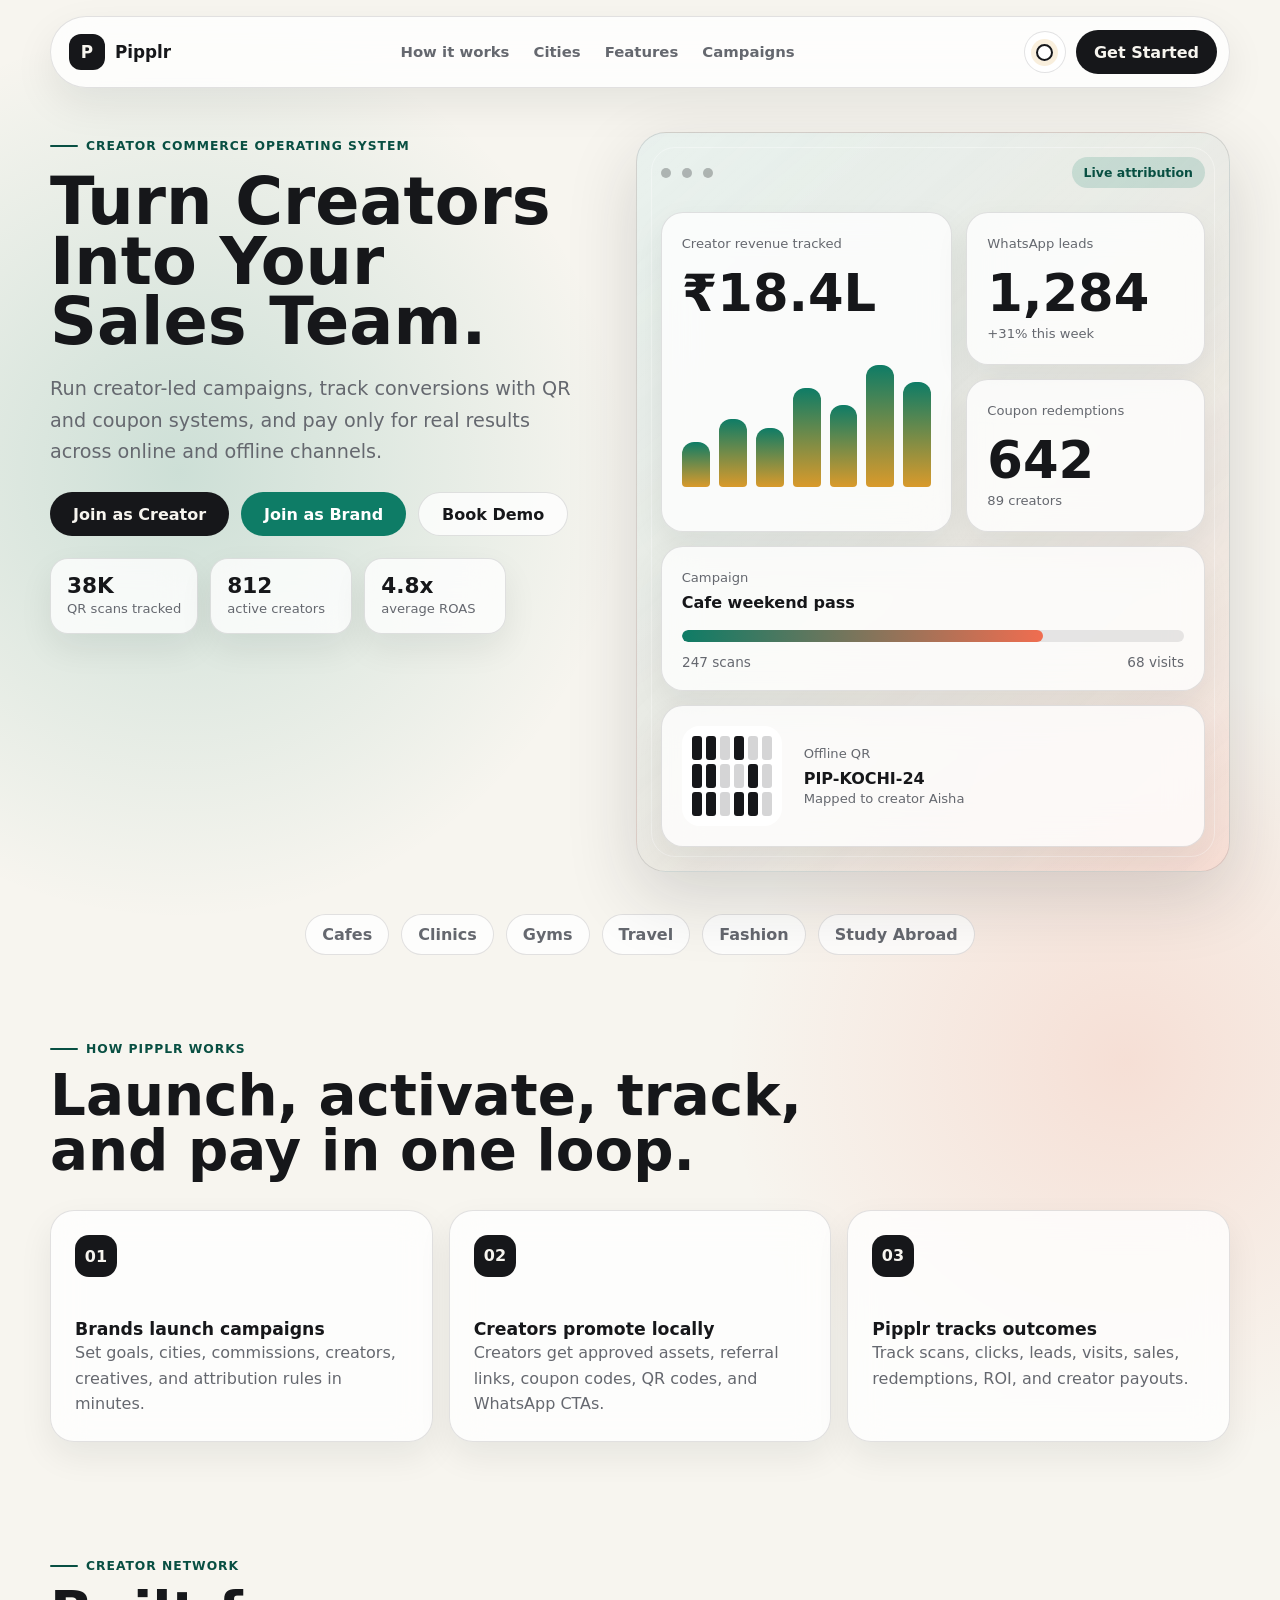
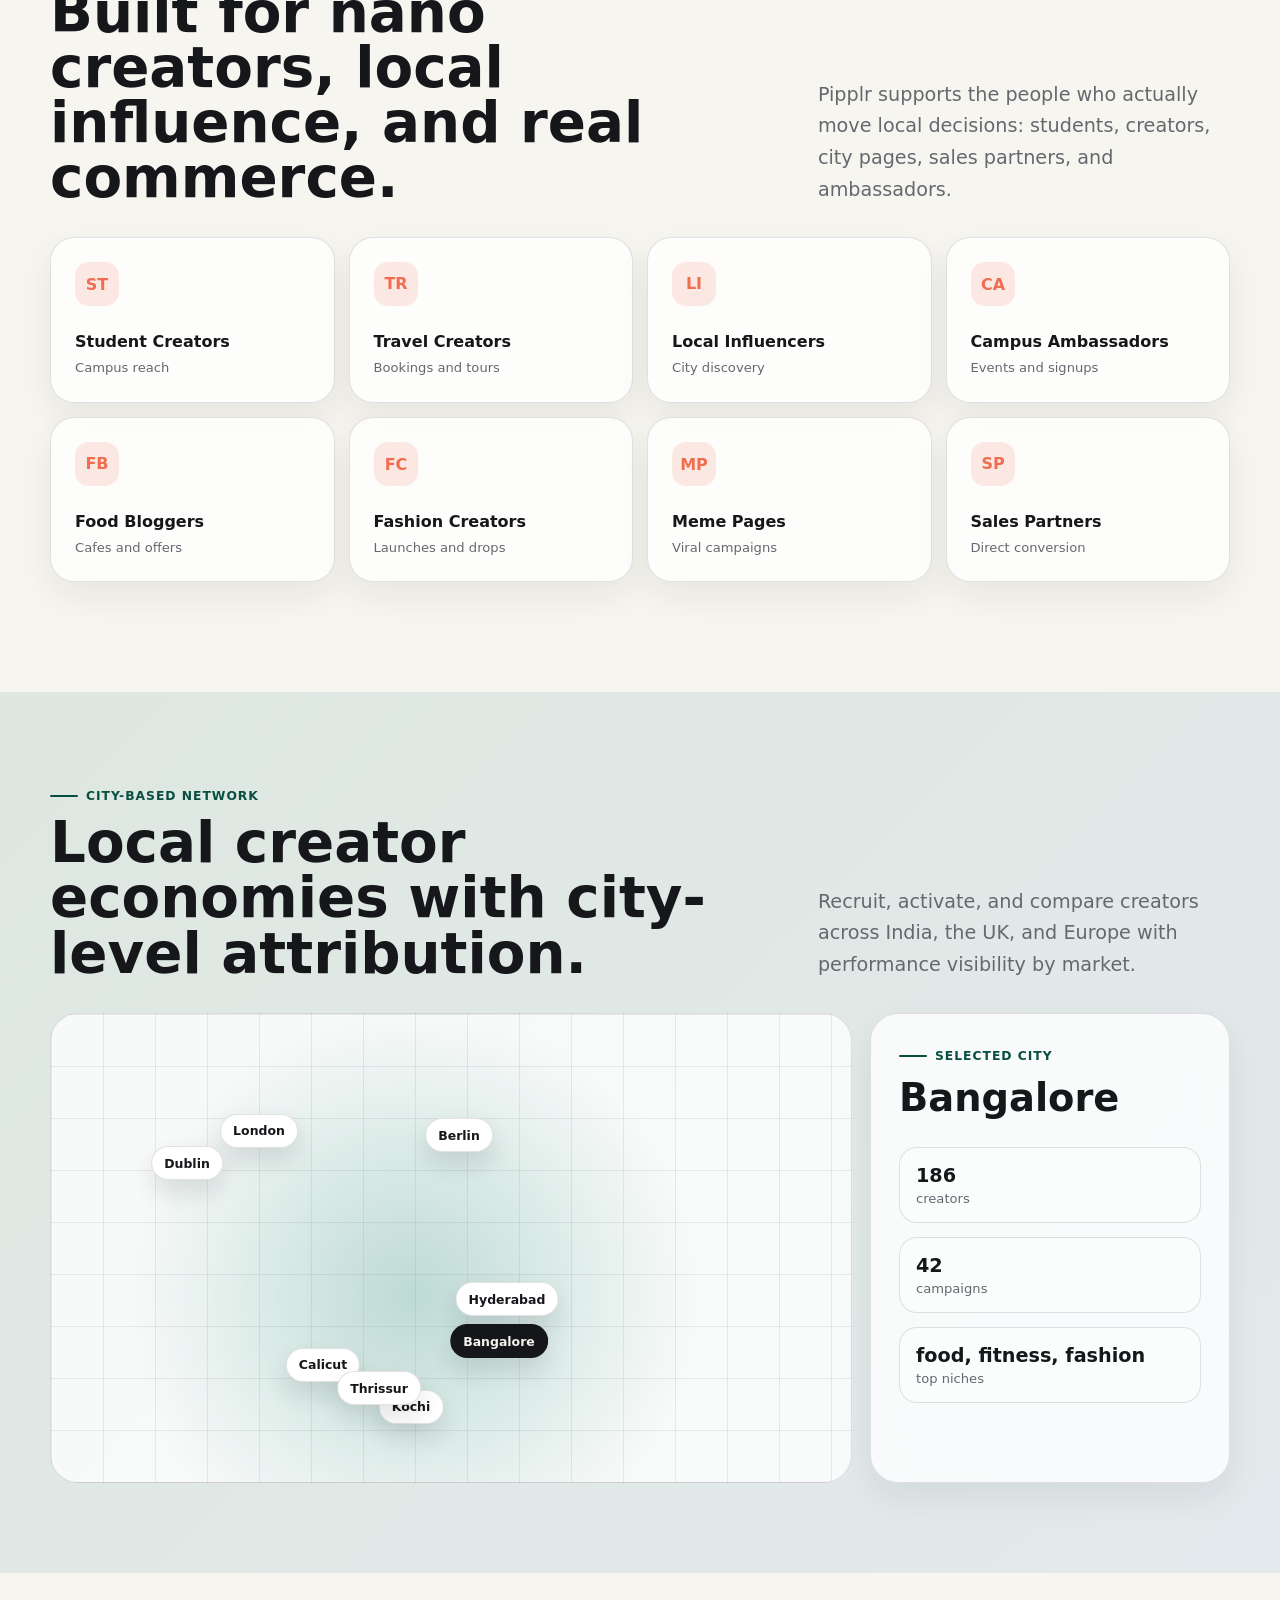
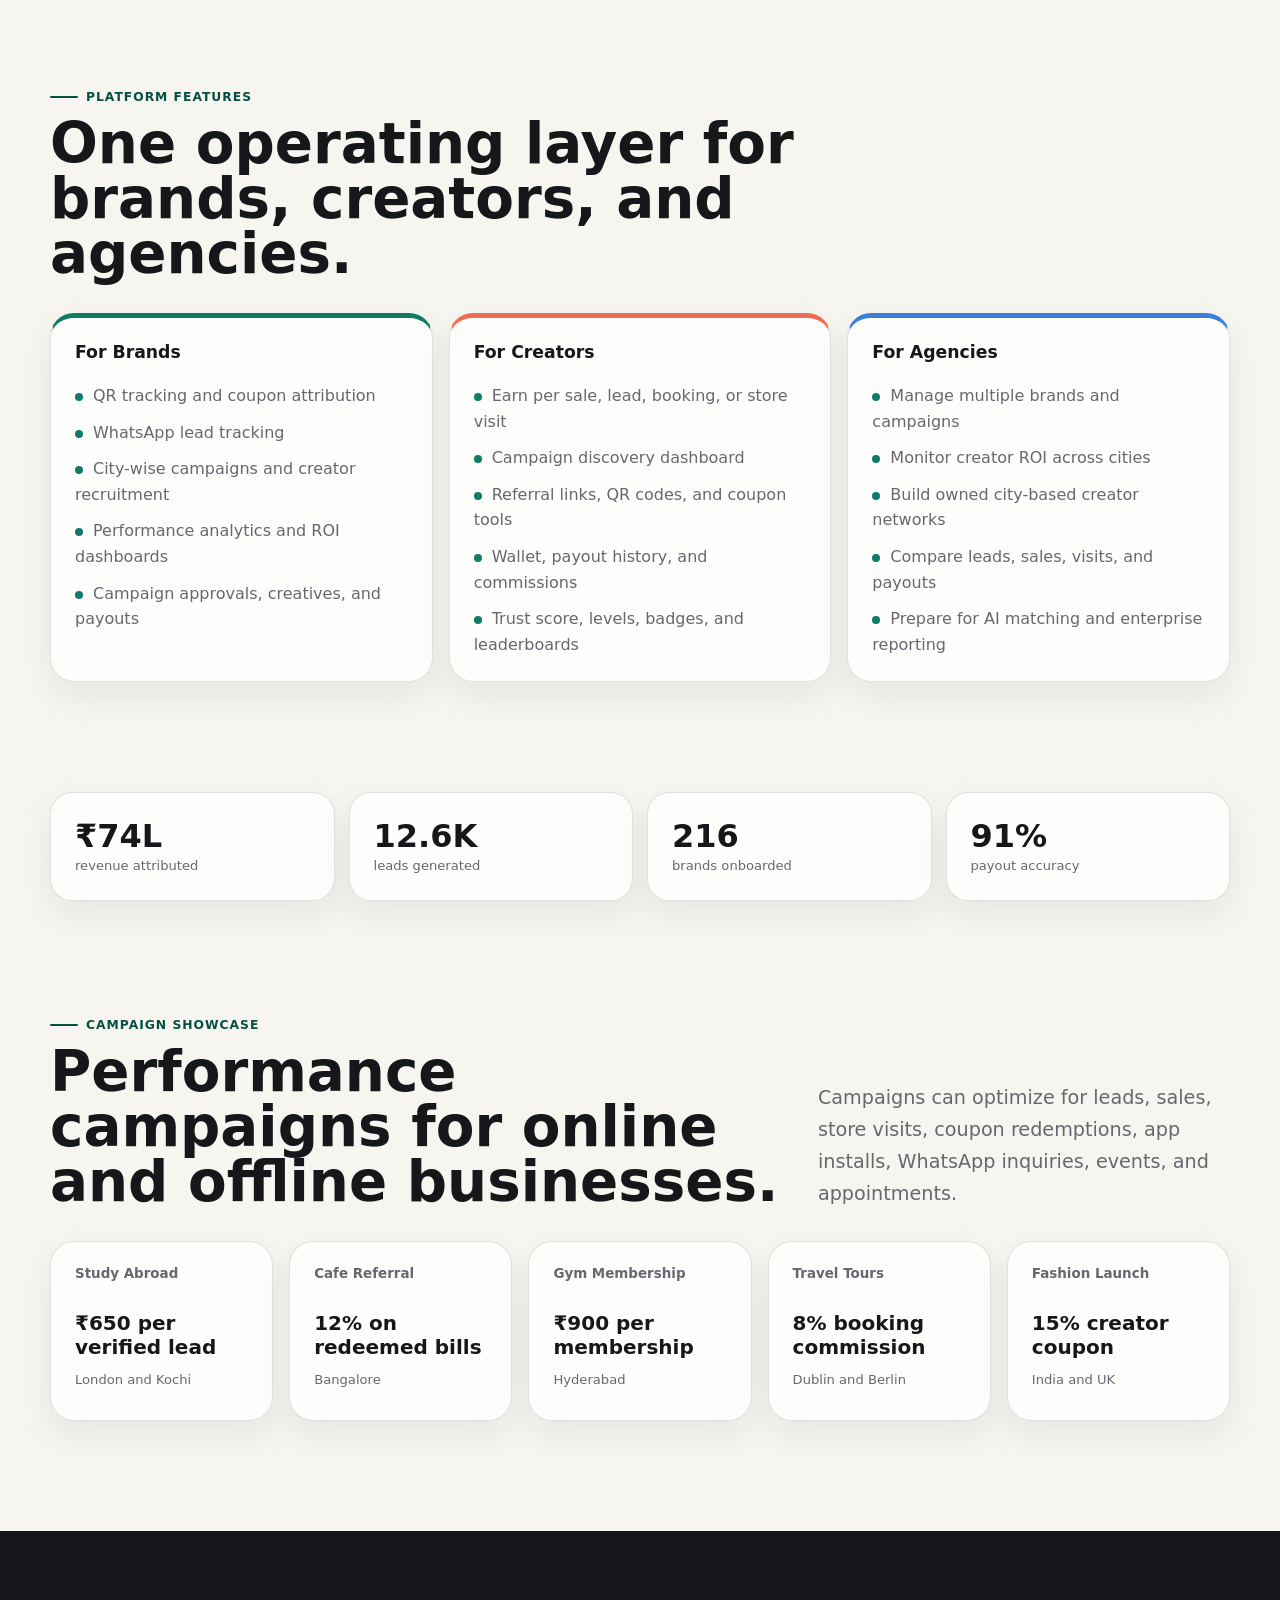
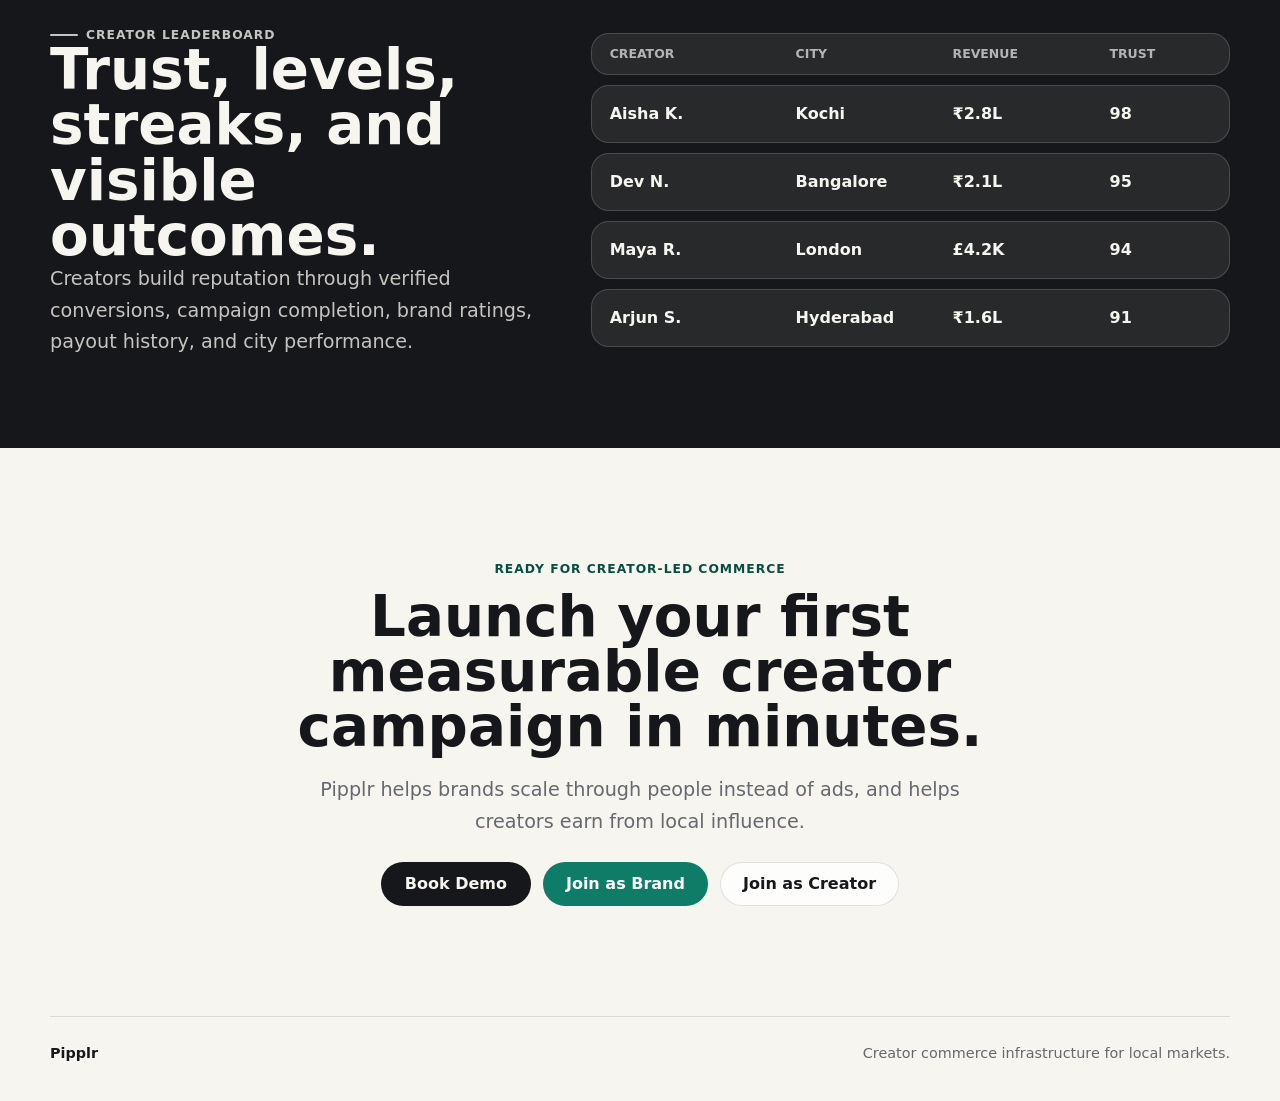
<file: index.html>
<!doctype html>
<html lang="en">
  <head>
    <meta charset="utf-8" />
    <meta name="viewport" content="width=device-width, initial-scale=1" />
    <title>Pipplr | Creator Commerce Network</title>
    <meta
      name="description"
      content="Pipplr helps local businesses launch creator-led campaigns, track QR, coupon, UTM, and WhatsApp conversions, and pay creators for measurable outcomes."
    />
    <link rel="stylesheet" href="styles.css" />
  </head>
  <body>
    <header class="site-header" data-theme-surface>
      <a class="brand" href="#top" aria-label="Pipplr home">
        <span class="brand-mark">P</span>
        <span>Pipplr</span>
      </a>
      <nav class="desktop-nav" aria-label="Primary navigation">
        <a href="#how">How it works</a>
        <a href="city-network.html">Cities</a>
        <a href="#features">Features</a>
        <a href="#campaigns">Campaigns</a>
      </nav>
      <div class="header-actions">
        <button class="icon-button" id="themeToggle" type="button" aria-label="Toggle theme" title="Toggle theme">
          <span class="sun-icon" aria-hidden="true"></span>
        </button>
        <a class="nav-cta" href="auth.html">Get Started</a>
      </div>
    </header>

    <main id="top">
      <section class="hero section-shell">
        <div class="hero-copy">
          <div class="eyebrow">Creator commerce operating system</div>
          <h1>Turn Creators Into Your Sales Team.</h1>
          <p class="hero-subtitle">
            Run creator-led campaigns, track conversions with QR and coupon systems, and pay only for real
            results across online and offline channels.
          </p>
          <div class="hero-actions" aria-label="Signup actions">
            <a class="button primary" href="auth.html">Join as Creator</a>
            <a class="button secondary" href="auth.html">Join as Brand</a>
            <button class="button ghost" type="button" data-action="demo">Book Demo</button>
          </div>
          <div class="proof-strip" aria-label="Platform statistics">
            <div><strong>38K</strong><span>QR scans tracked</span></div>
            <div><strong>812</strong><span>active creators</span></div>
            <div><strong>4.8x</strong><span>average ROAS</span></div>
          </div>
        </div>

        <div class="dashboard-preview" aria-label="Animated Pipplr dashboard preview">
          <div class="dashboard-topbar">
            <div>
              <span class="window-dot"></span>
              <span class="window-dot"></span>
              <span class="window-dot"></span>
            </div>
            <span class="live-pill">Live attribution</span>
          </div>
          <div class="dashboard-grid">
            <article class="metric-card metric-card-large">
              <span class="card-label">Creator revenue tracked</span>
              <strong>₹18.4L</strong>
              <div class="sparkline" aria-hidden="true">
                <span style="height: 32%"></span>
                <span style="height: 48%"></span>
                <span style="height: 42%"></span>
                <span style="height: 70%"></span>
                <span style="height: 58%"></span>
                <span style="height: 86%"></span>
                <span style="height: 74%"></span>
              </div>
            </article>
            <article class="metric-card">
              <span class="card-label">WhatsApp leads</span>
              <strong>1,284</strong>
              <small>+31% this week</small>
            </article>
            <article class="metric-card">
              <span class="card-label">Coupon redemptions</span>
              <strong>642</strong>
              <small>89 creators</small>
            </article>
            <article class="campaign-card">
              <div>
                <span class="card-label">Campaign</span>
                <strong>Cafe weekend pass</strong>
              </div>
              <div class="campaign-progress" aria-hidden="true"><span></span></div>
              <div class="campaign-stats">
                <span>247 scans</span>
                <span>68 visits</span>
              </div>
            </article>
            <article class="qr-card" aria-label="Creator QR tracking card">
              <div class="qr-code" aria-hidden="true">
                <span></span><span></span><span></span><span></span><span></span><span></span>
                <span></span><span></span><span></span><span></span><span></span><span></span>
                <span></span><span></span><span></span><span></span><span></span><span></span>
              </div>
              <div>
                <span class="card-label">Offline QR</span>
                <strong>PIP-KOCHI-24</strong>
                <small>Mapped to creator Aisha</small>
              </div>
            </article>
          </div>
        </div>
      </section>

      <section class="section-shell logos" aria-label="Example business categories">
        <span>Cafes</span>
        <span>Clinics</span>
        <span>Gyms</span>
        <span>Travel</span>
        <span>Fashion</span>
        <span>Study Abroad</span>
      </section>

      <section class="section-shell" id="how">
        <div class="section-heading">
          <span class="eyebrow">How Pipplr works</span>
          <h2>Launch, activate, track, and pay in one loop.</h2>
        </div>
        <div class="steps">
          <article>
            <span class="step-number">01</span>
            <h3>Brands launch campaigns</h3>
            <p>Set goals, cities, commissions, creators, creatives, and attribution rules in minutes.</p>
          </article>
          <article>
            <span class="step-number">02</span>
            <h3>Creators promote locally</h3>
            <p>Creators get approved assets, referral links, coupon codes, QR codes, and WhatsApp CTAs.</p>
          </article>
          <article>
            <span class="step-number">03</span>
            <h3>Pipplr tracks outcomes</h3>
            <p>Track scans, clicks, leads, visits, sales, redemptions, ROI, and creator payouts.</p>
          </article>
        </div>
      </section>

      <section class="section-shell creator-types" id="creator">
        <div class="section-heading split">
          <div>
            <span class="eyebrow">Creator network</span>
            <h2>Built for nano creators, local influence, and real commerce.</h2>
          </div>
          <p>
            Pipplr supports the people who actually move local decisions: students, creators, city pages,
            sales partners, and ambassadors.
          </p>
        </div>
        <div class="type-grid">
          <article><span>ST</span><strong>Student Creators</strong><small>Campus reach</small></article>
          <article><span>TR</span><strong>Travel Creators</strong><small>Bookings and tours</small></article>
          <article><span>LI</span><strong>Local Influencers</strong><small>City discovery</small></article>
          <article><span>CA</span><strong>Campus Ambassadors</strong><small>Events and signups</small></article>
          <article><span>FB</span><strong>Food Bloggers</strong><small>Cafes and offers</small></article>
          <article><span>FC</span><strong>Fashion Creators</strong><small>Launches and drops</small></article>
          <article><span>MP</span><strong>Meme Pages</strong><small>Viral campaigns</small></article>
          <article><span>SP</span><strong>Sales Partners</strong><small>Direct conversion</small></article>
        </div>
      </section>

      <section class="city-section" id="cities">
        <div class="section-shell">
          <div class="section-heading split">
            <div>
              <span class="eyebrow">City-based network</span>
              <h2>Local creator economies with city-level attribution.</h2>
            </div>
            <p>
              Recruit, activate, and compare creators across India, the UK, and Europe with performance
              visibility by market.
            </p>
          </div>
          <div class="city-layout">
            <div class="city-map" aria-label="City creator map">
              <button class="city-pin active" data-city="Bangalore" style="--x: 56%; --y: 70%">Bangalore</button>
              <button class="city-pin" data-city="Kochi" style="--x: 45%; --y: 84%">Kochi</button>
              <button class="city-pin" data-city="Calicut" style="--x: 34%; --y: 75%">Calicut</button>
              <button class="city-pin" data-city="Thrissur" style="--x: 41%; --y: 80%">Thrissur</button>
              <button class="city-pin" data-city="Hyderabad" style="--x: 57%; --y: 61%">Hyderabad</button>
              <button class="city-pin" data-city="London" style="--x: 26%; --y: 25%">London</button>
              <button class="city-pin" data-city="Berlin" style="--x: 51%; --y: 26%">Berlin</button>
              <button class="city-pin" data-city="Dublin" style="--x: 17%; --y: 32%">Dublin</button>
            </div>
            <aside class="city-panel" aria-live="polite">
              <span class="eyebrow">Selected city</span>
              <h3 id="cityName">Bangalore</h3>
              <div class="city-stats">
                <div><strong id="cityCreators">186</strong><span>creators</span></div>
                <div><strong id="cityCampaigns">42</strong><span>campaigns</span></div>
                <div><strong id="cityNiches">food, fitness, fashion</strong><span>top niches</span></div>
              </div>
            </aside>
          </div>
        </div>
      </section>

      <section class="section-shell features" id="features">
        <div class="section-heading">
          <span class="eyebrow">Platform features</span>
          <h2>One operating layer for brands, creators, and agencies.</h2>
        </div>
        <div class="feature-columns">
          <article id="brand">
            <h3>For Brands</h3>
            <ul>
              <li>QR tracking and coupon attribution</li>
              <li>WhatsApp lead tracking</li>
              <li>City-wise campaigns and creator recruitment</li>
              <li>Performance analytics and ROI dashboards</li>
              <li>Campaign approvals, creatives, and payouts</li>
            </ul>
          </article>
          <article>
            <h3>For Creators</h3>
            <ul>
              <li>Earn per sale, lead, booking, or store visit</li>
              <li>Campaign discovery dashboard</li>
              <li>Referral links, QR codes, and coupon tools</li>
              <li>Wallet, payout history, and commissions</li>
              <li>Trust score, levels, badges, and leaderboards</li>
            </ul>
          </article>
          <article>
            <h3>For Agencies</h3>
            <ul>
              <li>Manage multiple brands and campaigns</li>
              <li>Monitor creator ROI across cities</li>
              <li>Build owned city-based creator networks</li>
              <li>Compare leads, sales, visits, and payouts</li>
              <li>Prepare for AI matching and enterprise reporting</li>
            </ul>
          </article>
        </div>
      </section>

      <section class="section-shell social-proof">
        <div class="stat-card"><strong>₹74L</strong><span>revenue attributed</span></div>
        <div class="stat-card"><strong>12.6K</strong><span>leads generated</span></div>
        <div class="stat-card"><strong>216</strong><span>brands onboarded</span></div>
        <div class="stat-card"><strong>91%</strong><span>payout accuracy</span></div>
      </section>

      <section class="section-shell" id="campaigns">
        <div class="section-heading split">
          <div>
            <span class="eyebrow">Campaign showcase</span>
            <h2>Performance campaigns for online and offline businesses.</h2>
          </div>
          <p>
            Campaigns can optimize for leads, sales, store visits, coupon redemptions, app installs,
            WhatsApp inquiries, events, and appointments.
          </p>
        </div>
        <div class="campaign-showcase">
          <article><span>Study Abroad</span><strong>₹650 per verified lead</strong><small>London and Kochi</small></article>
          <article><span>Cafe Referral</span><strong>12% on redeemed bills</strong><small>Bangalore</small></article>
          <article><span>Gym Membership</span><strong>₹900 per membership</strong><small>Hyderabad</small></article>
          <article><span>Travel Tours</span><strong>8% booking commission</strong><small>Dublin and Berlin</small></article>
          <article><span>Fashion Launch</span><strong>15% creator coupon</strong><small>India and UK</small></article>
        </div>
      </section>

      <section class="leaderboard-section">
        <div class="section-shell leaderboard-layout">
          <div>
            <span class="eyebrow">Creator leaderboard</span>
            <h2>Trust, levels, streaks, and visible outcomes.</h2>
            <p>
              Creators build reputation through verified conversions, campaign completion, brand ratings,
              payout history, and city performance.
            </p>
          </div>
          <div class="leaderboard" aria-label="Top creators leaderboard">
            <div class="leaderboard-row header"><span>Creator</span><span>City</span><span>Revenue</span><span>Trust</span></div>
            <div class="leaderboard-row"><span>Aisha K.</span><span>Kochi</span><span>₹2.8L</span><span>98</span></div>
            <div class="leaderboard-row"><span>Dev N.</span><span>Bangalore</span><span>₹2.1L</span><span>95</span></div>
            <div class="leaderboard-row"><span>Maya R.</span><span>London</span><span>£4.2K</span><span>94</span></div>
            <div class="leaderboard-row"><span>Arjun S.</span><span>Hyderabad</span><span>₹1.6L</span><span>91</span></div>
          </div>
        </div>
      </section>

      <section class="section-shell final-cta" id="demo">
        <span class="eyebrow">Ready for creator-led commerce</span>
        <h2>Launch your first measurable creator campaign in minutes.</h2>
        <p>
          Pipplr helps brands scale through people instead of ads, and helps creators earn from local influence.
        </p>
        <div class="hero-actions">
          <button class="button primary" type="button" data-action="demo">Book Demo</button>
          <a class="button secondary" href="auth.html">Join as Brand</a>
          <a class="button ghost" href="auth.html">Join as Creator</a>
        </div>
      </section>
    </main>

    <footer class="site-footer">
      <span>Pipplr</span>
      <span>Creator commerce infrastructure for local markets.</span>
    </footer>

    <div class="modal-backdrop" id="signupModal" hidden>
      <section class="signup-modal" role="dialog" aria-modal="true" aria-labelledby="modalTitle">
        <button class="modal-close" type="button" aria-label="Close signup form" data-close-modal></button>
        <span class="eyebrow" id="modalEyebrow">Get started</span>
        <h2 id="modalTitle">Join Pipplr</h2>
        <p id="modalCopy">
          Tell us where you fit and we will route you into the right onboarding flow.
        </p>
        <form class="signup-form">
          <label>
            Name
            <input type="text" name="name" placeholder="Your name" required />
          </label>
          <label>
            Email or WhatsApp
            <input type="text" name="contact" placeholder="hello@company.com or +91..." required />
          </label>
          <label>
            City
            <input type="text" name="city" placeholder="Kochi, Bangalore, London..." />
          </label>
          <button class="button secondary" type="submit" id="modalSubmit">Request access</button>
        </form>
        <p class="form-note" id="formNote" aria-live="polite"></p>
      </section>
    </div>

    <script src="script.js"></script>
  </body>
</html>
</file>
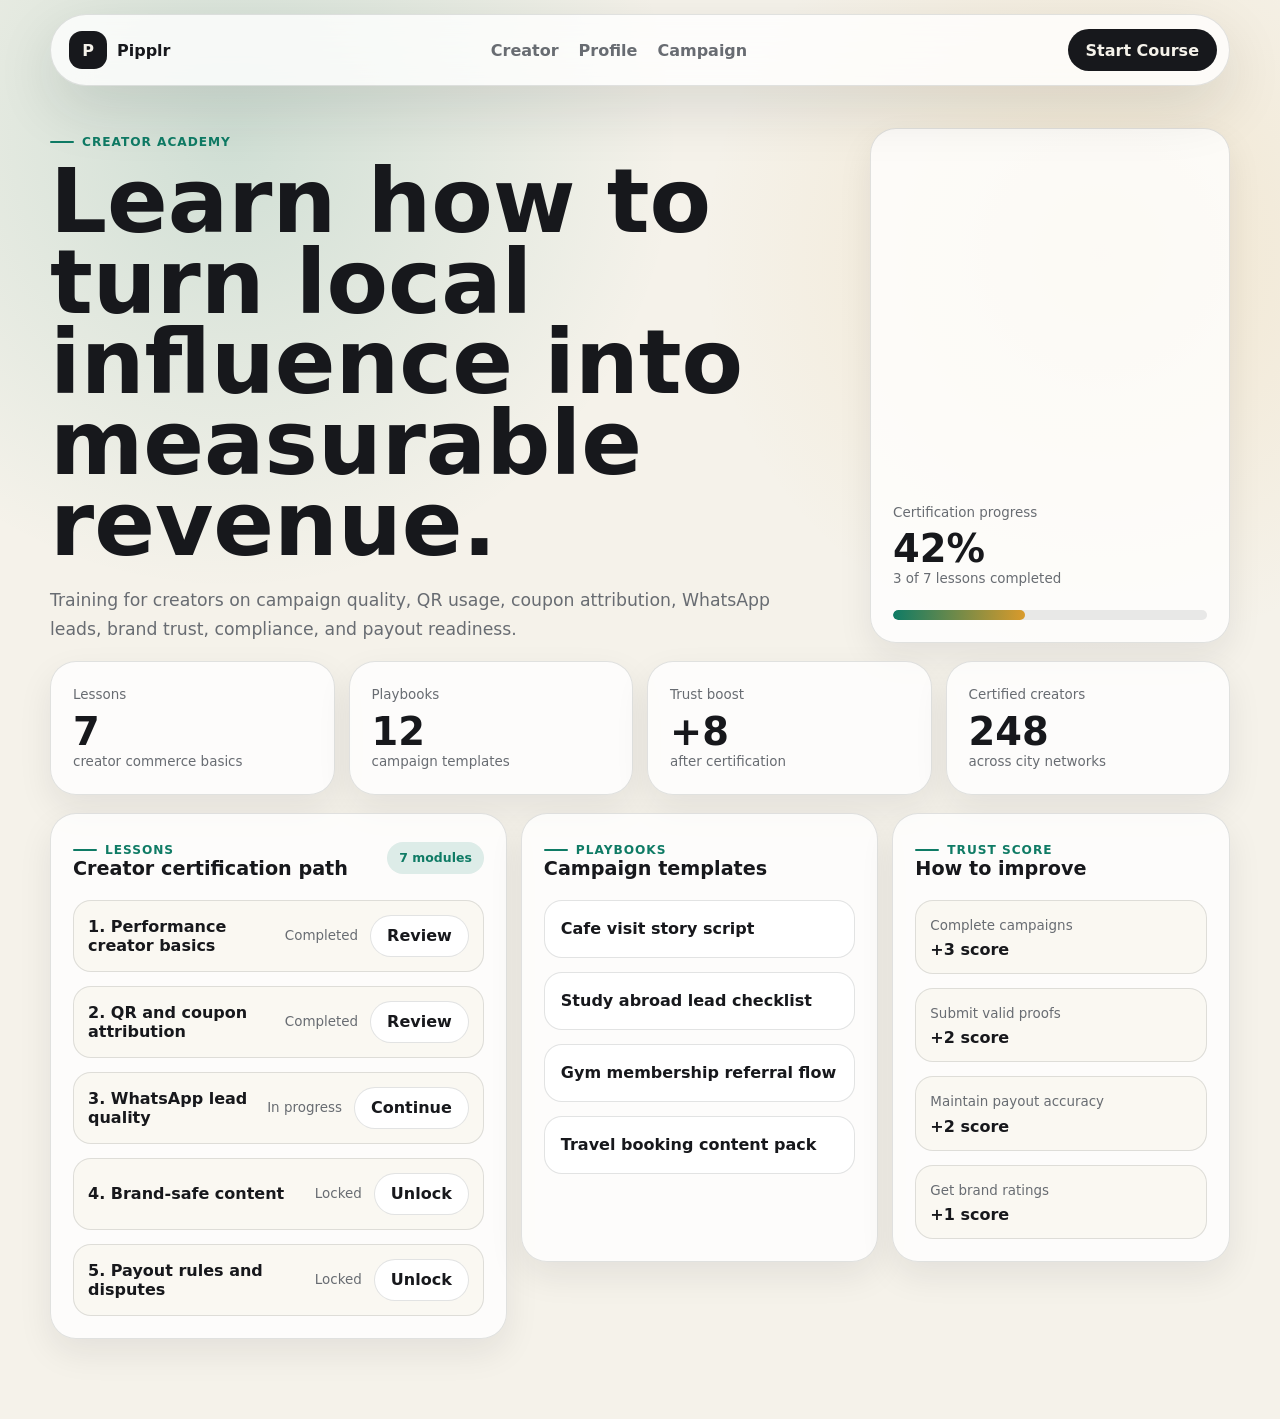
<file: academy.html>
<!doctype html>
<html lang="en">
  <head>
    <meta charset="utf-8" />
    <meta name="viewport" content="width=device-width, initial-scale=1" />
    <title>Pipplr Creator Academy</title>
    <meta
      name="description"
      content="Pipplr Creator Academy with lessons, playbooks, certification, trust score guidance, and creator commerce training."
    />
    <link rel="stylesheet" href="academy.css" />
  </head>
  <body>
    <header class="topbar">
      <a class="brand" href="index.html"><span class="brand-mark">P</span><span>Pipplr</span></a>
      <nav>
        <a href="creator-dashboard.html">Creator</a>
        <a href="creator-profile.html">Profile</a>
        <a href="campaign-detail.html">Campaign</a>
      </nav>
      <button class="primary-button" type="button" id="startCourse">Start Course</button>
    </header>

    <main>
      <section class="academy-hero">
        <div>
          <span class="eyebrow">Creator academy</span>
          <h1>Learn how to turn local influence into measurable revenue.</h1>
          <p>
            Training for creators on campaign quality, QR usage, coupon attribution, WhatsApp leads,
            brand trust, compliance, and payout readiness.
          </p>
        </div>
        <aside class="progress-card">
          <span>Certification progress</span>
          <strong id="progressValue">42%</strong>
          <small>3 of 7 lessons completed</small>
          <div class="meter"><span id="progressBar" style="width: 42%"></span></div>
        </aside>
      </section>

      <section class="metric-grid">
        <article><span>Lessons</span><strong>7</strong><small>creator commerce basics</small></article>
        <article><span>Playbooks</span><strong>12</strong><small>campaign templates</small></article>
        <article><span>Trust boost</span><strong>+8</strong><small>after certification</small></article>
        <article><span>Certified creators</span><strong>248</strong><small>across city networks</small></article>
      </section>

      <section class="content-grid">
        <article class="panel lesson-panel">
          <div class="panel-heading">
            <div><span class="eyebrow">Lessons</span><h2>Creator certification path</h2></div>
            <span class="count-pill">7 modules</span>
          </div>
          <div class="lesson-list">
            <div><strong>1. Performance creator basics</strong><span>Completed</span><button type="button">Review</button></div>
            <div><strong>2. QR and coupon attribution</strong><span>Completed</span><button type="button">Review</button></div>
            <div><strong>3. WhatsApp lead quality</strong><span>In progress</span><button type="button">Continue</button></div>
            <div><strong>4. Brand-safe content</strong><span>Locked</span><button type="button">Unlock</button></div>
            <div><strong>5. Payout rules and disputes</strong><span>Locked</span><button type="button">Unlock</button></div>
          </div>
        </article>

        <article class="panel playbook-panel">
          <div class="panel-heading"><div><span class="eyebrow">Playbooks</span><h2>Campaign templates</h2></div></div>
          <div class="playbook-list">
            <button type="button">Cafe visit story script</button>
            <button type="button">Study abroad lead checklist</button>
            <button type="button">Gym membership referral flow</button>
            <button type="button">Travel booking content pack</button>
          </div>
        </article>

        <article class="panel trust-panel">
          <div class="panel-heading"><div><span class="eyebrow">Trust score</span><h2>How to improve</h2></div></div>
          <div class="trust-list">
            <div><span>Complete campaigns</span><strong>+3 score</strong></div>
            <div><span>Submit valid proofs</span><strong>+2 score</strong></div>
            <div><span>Maintain payout accuracy</span><strong>+2 score</strong></div>
            <div><span>Get brand ratings</span><strong>+1 score</strong></div>
          </div>
        </article>
      </section>
    </main>

    <div class="toast" id="toast" role="status" aria-live="polite" hidden></div>
    <script src="academy.js"></script>
  </body>
</html>
</file>
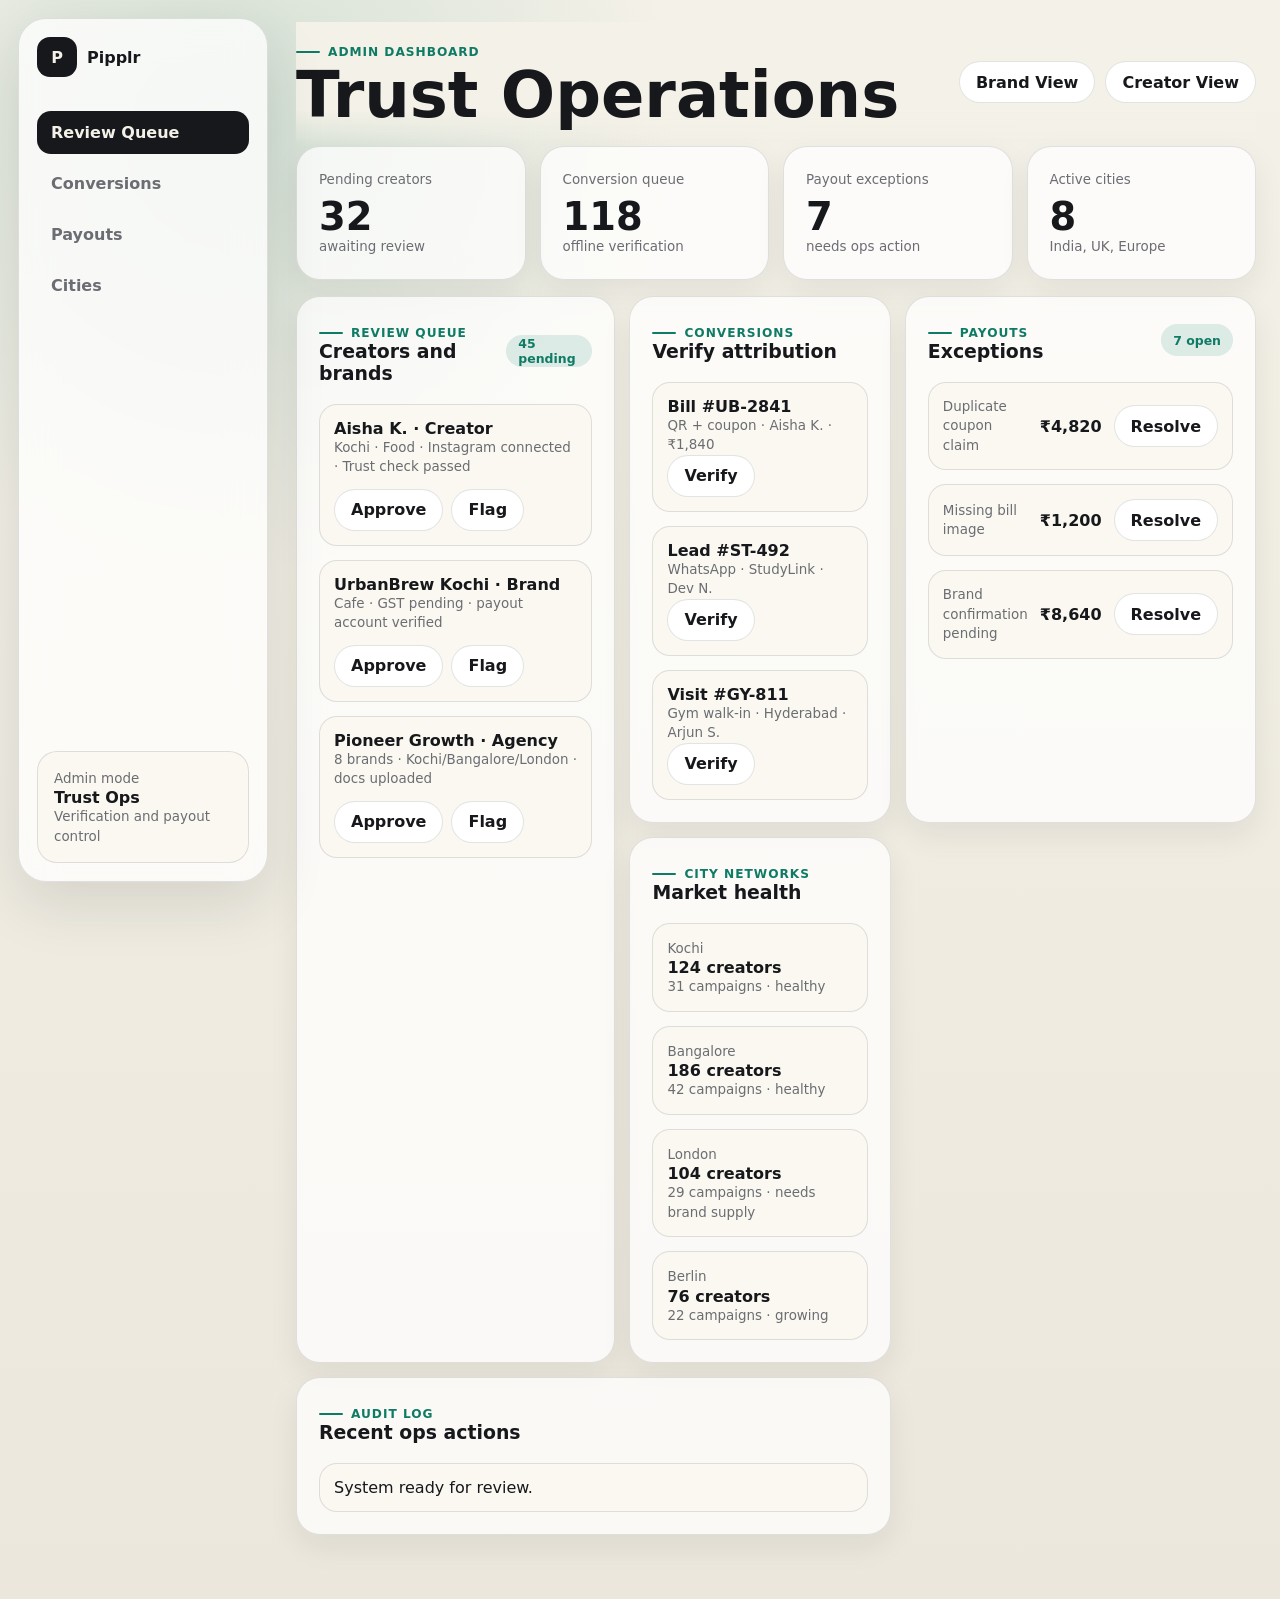
<file: admin-dashboard.html>
<!doctype html>
<html lang="en">
  <head>
    <meta charset="utf-8" />
    <meta name="viewport" content="width=device-width, initial-scale=1" />
    <title>Pipplr Admin Dashboard</title>
    <meta
      name="description"
      content="Pipplr admin dashboard for creator approvals, brand verification, conversion review, payout exceptions, and city network management."
    />
    <link rel="stylesheet" href="admin-dashboard.css" />
  </head>
  <body>
    <aside class="sidebar">
      <a class="brand" href="index.html"><span class="brand-mark">P</span><span>Pipplr</span></a>
      <nav>
        <a class="active" href="#queue">Review Queue</a>
        <a href="#conversions">Conversions</a>
        <a href="payouts.html">Payouts</a>
        <a href="city-network.html">Cities</a>
      </nav>
      <div class="admin-card">
        <span>Admin mode</span>
        <strong>Trust Ops</strong>
        <small>Verification and payout control</small>
      </div>
    </aside>

    <main class="dashboard">
      <header class="topbar">
        <div>
          <span class="eyebrow">Admin dashboard</span>
          <h1>Trust Operations</h1>
        </div>
        <div class="topbar-actions">
          <a class="secondary-button" href="brand-dashboard.html">Brand View</a>
          <a class="secondary-button" href="creator-dashboard.html">Creator View</a>
        </div>
      </header>

      <section class="metric-grid">
        <article><span>Pending creators</span><strong>32</strong><small>awaiting review</small></article>
        <article><span>Conversion queue</span><strong>118</strong><small>offline verification</small></article>
        <article><span>Payout exceptions</span><strong>7</strong><small>needs ops action</small></article>
        <article><span>Active cities</span><strong>8</strong><small>India, UK, Europe</small></article>
      </section>

      <section class="content-grid">
        <article class="panel queue-panel" id="queue">
          <div class="panel-heading">
            <div><span class="eyebrow">Review queue</span><h2>Creators and brands</h2></div>
            <span class="count-pill">45 pending</span>
          </div>
          <div class="review-list">
            <div>
              <strong>Aisha K. · Creator</strong>
              <span>Kochi · Food · Instagram connected · Trust check passed</span>
              <div><button type="button">Approve</button><button type="button">Flag</button></div>
            </div>
            <div>
              <strong>UrbanBrew Kochi · Brand</strong>
              <span>Cafe · GST pending · payout account verified</span>
              <div><button type="button">Approve</button><button type="button">Flag</button></div>
            </div>
            <div>
              <strong>Pioneer Growth · Agency</strong>
              <span>8 brands · Kochi/Bangalore/London · docs uploaded</span>
              <div><button type="button">Approve</button><button type="button">Flag</button></div>
            </div>
          </div>
        </article>

        <article class="panel conversion-panel" id="conversions">
          <div class="panel-heading">
            <div><span class="eyebrow">Conversions</span><h2>Verify attribution</h2></div>
          </div>
          <div class="conversion-list">
            <div><strong>Bill #UB-2841</strong><span>QR + coupon · Aisha K. · ₹1,840</span><button type="button">Verify</button></div>
            <div><strong>Lead #ST-492</strong><span>WhatsApp · StudyLink · Dev N.</span><button type="button">Verify</button></div>
            <div><strong>Visit #GY-811</strong><span>Gym walk-in · Hyderabad · Arjun S.</span><button type="button">Verify</button></div>
          </div>
        </article>

        <article class="panel payout-panel" id="payouts">
          <div class="panel-heading">
            <div><span class="eyebrow">Payouts</span><h2>Exceptions</h2></div>
            <span class="count-pill">7 open</span>
          </div>
          <div class="payout-list">
            <div><span>Duplicate coupon claim</span><strong>₹4,820</strong><button type="button">Resolve</button></div>
            <div><span>Missing bill image</span><strong>₹1,200</strong><button type="button">Resolve</button></div>
            <div><span>Brand confirmation pending</span><strong>₹8,640</strong><button type="button">Resolve</button></div>
          </div>
        </article>

        <article class="panel city-panel" id="cities">
          <div class="panel-heading">
            <div><span class="eyebrow">City networks</span><h2>Market health</h2></div>
          </div>
          <div class="city-table">
            <div><span>Kochi</span><strong>124 creators</strong><small>31 campaigns · healthy</small></div>
            <div><span>Bangalore</span><strong>186 creators</strong><small>42 campaigns · healthy</small></div>
            <div><span>London</span><strong>104 creators</strong><small>29 campaigns · needs brand supply</small></div>
            <div><span>Berlin</span><strong>76 creators</strong><small>22 campaigns · growing</small></div>
          </div>
        </article>

        <article class="panel audit-panel">
          <div class="panel-heading">
            <div><span class="eyebrow">Audit log</span><h2>Recent ops actions</h2></div>
          </div>
          <div class="audit-list" id="auditList">
            <div>System ready for review.</div>
          </div>
        </article>
      </section>
    </main>

    <div class="toast" id="toast" role="status" aria-live="polite" hidden></div>
    <script src="admin-dashboard.js"></script>
  </body>
</html>
</file>
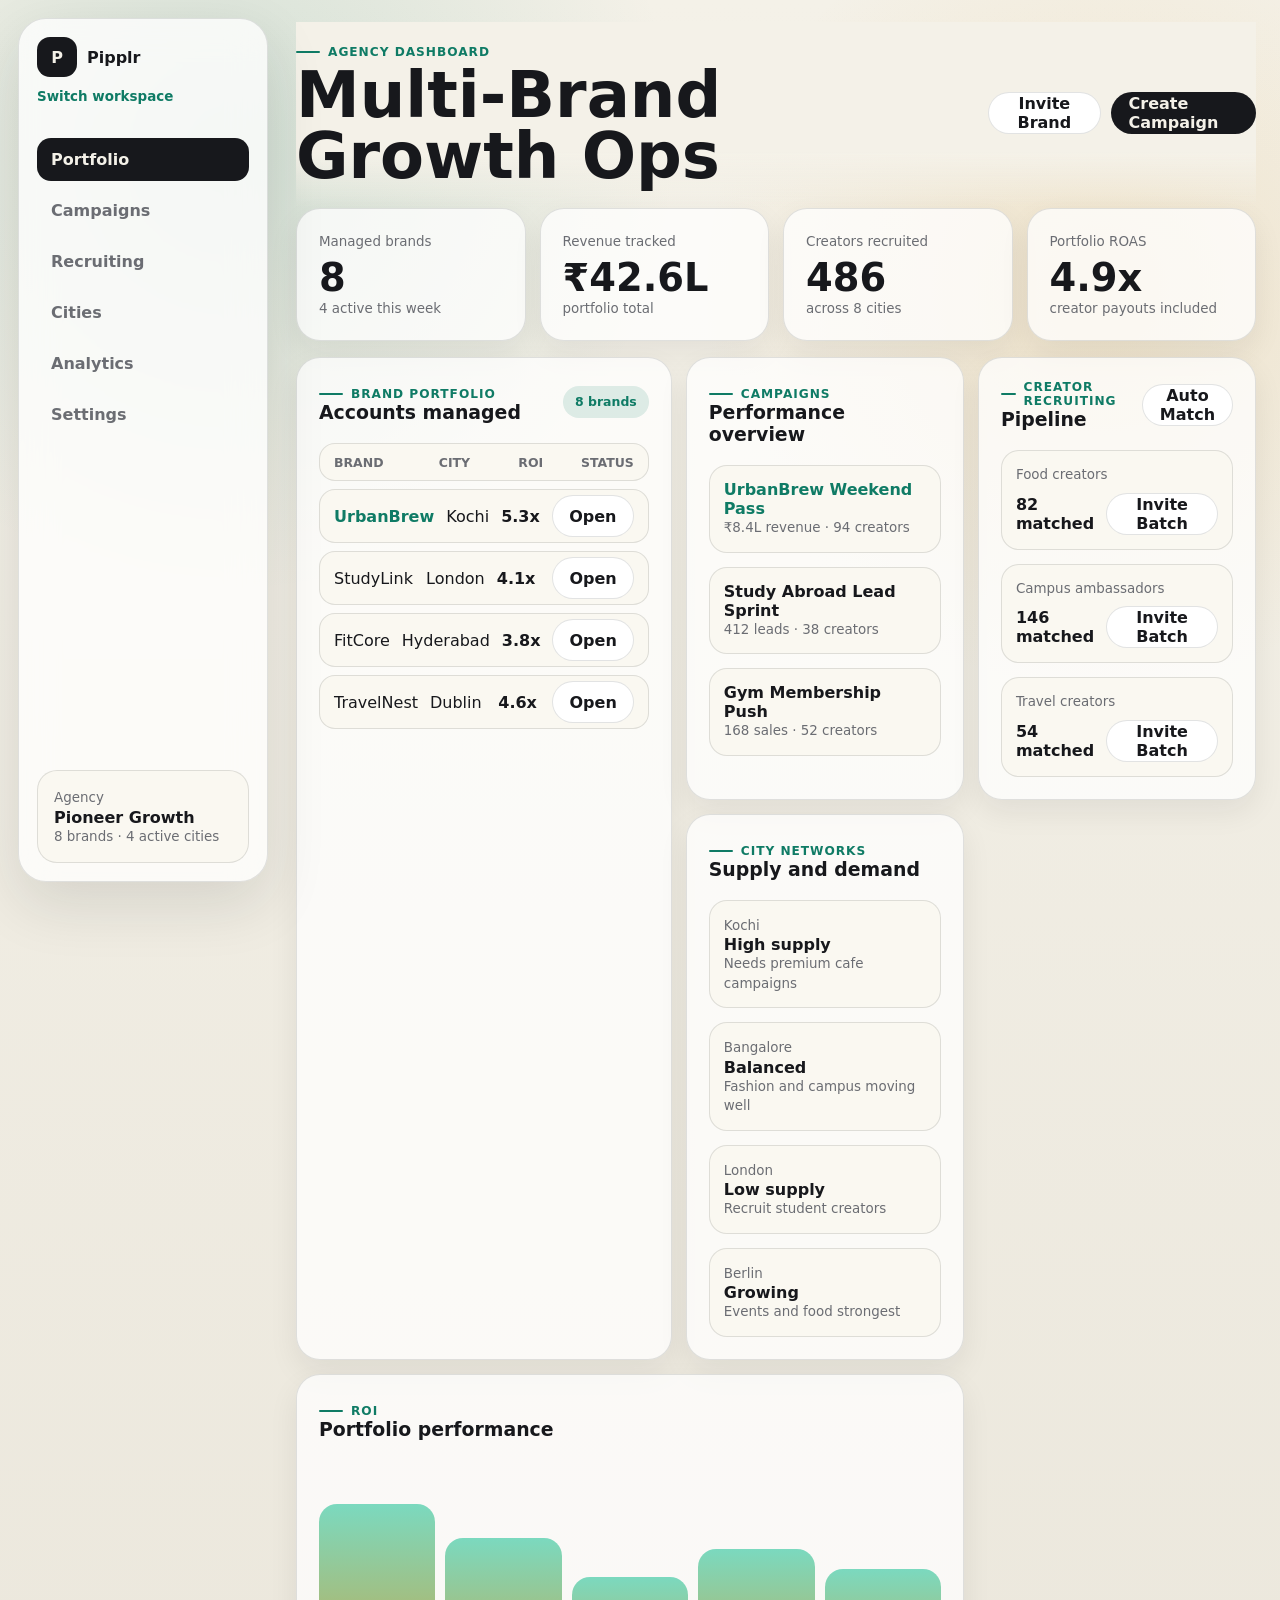
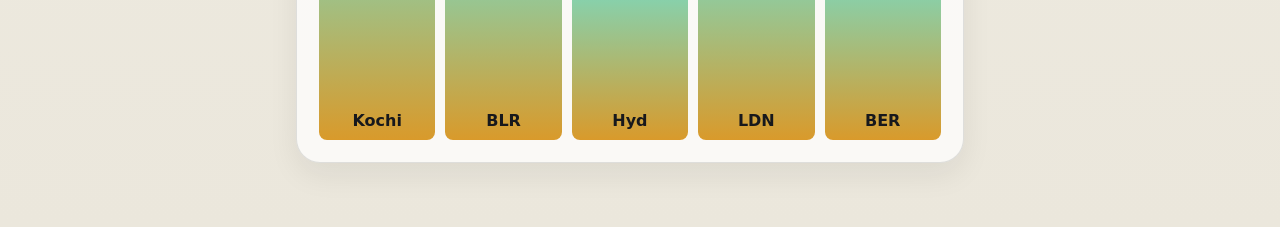
<file: agency-dashboard.html>
<!doctype html>
<html lang="en">
  <head>
    <meta charset="utf-8" />
    <meta name="viewport" content="width=device-width, initial-scale=1" />
    <title>Pipplr Agency Dashboard</title>
    <meta
      name="description"
      content="Pipplr agency dashboard for managing multiple brands, city creator networks, campaign ROI, and creator recruitment."
    />
    <link rel="stylesheet" href="agency-dashboard.css" />
  </head>
  <body>
    <aside class="sidebar">
      <a class="brand" href="index.html"><span class="brand-mark">P</span><span>Pipplr</span></a>
      <a class="workspace-link" href="auth.html">Switch workspace</a>
      <nav>
        <a class="active" href="#portfolio">Portfolio</a>
        <a href="#campaigns">Campaigns</a>
        <a href="#recruiting">Recruiting</a>
        <a href="city-network.html">Cities</a>
        <a href="analytics.html">Analytics</a>
        <a href="settings.html">Settings</a>
      </nav>
      <div class="agency-card">
        <span>Agency</span>
        <strong>Pioneer Growth</strong>
        <small>8 brands · 4 active cities</small>
      </div>
    </aside>

    <main class="dashboard">
      <header class="topbar">
        <div>
          <span class="eyebrow">Agency dashboard</span>
          <h1>Multi-Brand Growth Ops</h1>
        </div>
        <div class="topbar-actions">
          <button class="secondary-button" type="button" id="inviteBrand">Invite Brand</button>
          <a class="primary-button" href="campaign-wizard.html">Create Campaign</a>
        </div>
      </header>

      <section class="metric-grid">
        <article><span>Managed brands</span><strong>8</strong><small>4 active this week</small></article>
        <article><span>Revenue tracked</span><strong>₹42.6L</strong><small>portfolio total</small></article>
        <article><span>Creators recruited</span><strong>486</strong><small>across 8 cities</small></article>
        <article><span>Portfolio ROAS</span><strong>4.9x</strong><small>creator payouts included</small></article>
      </section>

      <section class="content-grid">
        <article class="panel portfolio-panel" id="portfolio">
          <div class="panel-heading">
            <div><span class="eyebrow">Brand portfolio</span><h2>Accounts managed</h2></div>
            <span class="count-pill">8 brands</span>
          </div>
          <div class="brand-table">
            <div class="brand-row header"><span>Brand</span><span>City</span><span>ROI</span><span>Status</span></div>
            <div class="brand-row"><a href="brand-dashboard.html">UrbanBrew</a><span>Kochi</span><strong>5.3x</strong><button type="button">Open</button></div>
            <div class="brand-row"><span>StudyLink</span><span>London</span><strong>4.1x</strong><button type="button">Open</button></div>
            <div class="brand-row"><span>FitCore</span><span>Hyderabad</span><strong>3.8x</strong><button type="button">Open</button></div>
            <div class="brand-row"><span>TravelNest</span><span>Dublin</span><strong>4.6x</strong><button type="button">Open</button></div>
          </div>
        </article>

        <article class="panel campaigns-panel" id="campaigns">
          <div class="panel-heading">
            <div><span class="eyebrow">Campaigns</span><h2>Performance overview</h2></div>
          </div>
          <div class="campaign-list">
            <div><a href="campaign-detail.html">UrbanBrew Weekend Pass</a><span>₹8.4L revenue · 94 creators</span></div>
            <div><strong>Study Abroad Lead Sprint</strong><span>412 leads · 38 creators</span></div>
            <div><strong>Gym Membership Push</strong><span>168 sales · 52 creators</span></div>
          </div>
        </article>

        <article class="panel recruiting-panel" id="recruiting">
          <div class="panel-heading">
            <div><span class="eyebrow">Creator recruiting</span><h2>Pipeline</h2></div>
            <button class="text-button" type="button" id="autoMatch">Auto Match</button>
          </div>
          <div class="recruit-list">
            <div><span>Food creators</span><strong>82 matched</strong><button type="button">Invite Batch</button></div>
            <div><span>Campus ambassadors</span><strong>146 matched</strong><button type="button">Invite Batch</button></div>
            <div><span>Travel creators</span><strong>54 matched</strong><button type="button">Invite Batch</button></div>
          </div>
        </article>

        <article class="panel city-panel" id="cities">
          <div class="panel-heading">
            <div><span class="eyebrow">City networks</span><h2>Supply and demand</h2></div>
          </div>
          <div class="city-table">
            <div><span>Kochi</span><strong>High supply</strong><small>Needs premium cafe campaigns</small></div>
            <div><span>Bangalore</span><strong>Balanced</strong><small>Fashion and campus moving well</small></div>
            <div><span>London</span><strong>Low supply</strong><small>Recruit student creators</small></div>
            <div><span>Berlin</span><strong>Growing</strong><small>Events and food strongest</small></div>
          </div>
        </article>

        <article class="panel chart-panel">
          <div class="panel-heading"><div><span class="eyebrow">ROI</span><h2>Portfolio performance</h2></div></div>
          <div class="bar-chart">
            <div style="--h: 84%"><span>Kochi</span></div>
            <div style="--h: 72%"><span>BLR</span></div>
            <div style="--h: 58%"><span>Hyd</span></div>
            <div style="--h: 68%"><span>LDN</span></div>
            <div style="--h: 61%"><span>BER</span></div>
          </div>
        </article>
      </section>
    </main>

    <div class="toast" id="toast" role="status" aria-live="polite" hidden></div>
    <script src="agency-dashboard.js"></script>
  </body>
</html>
</file>
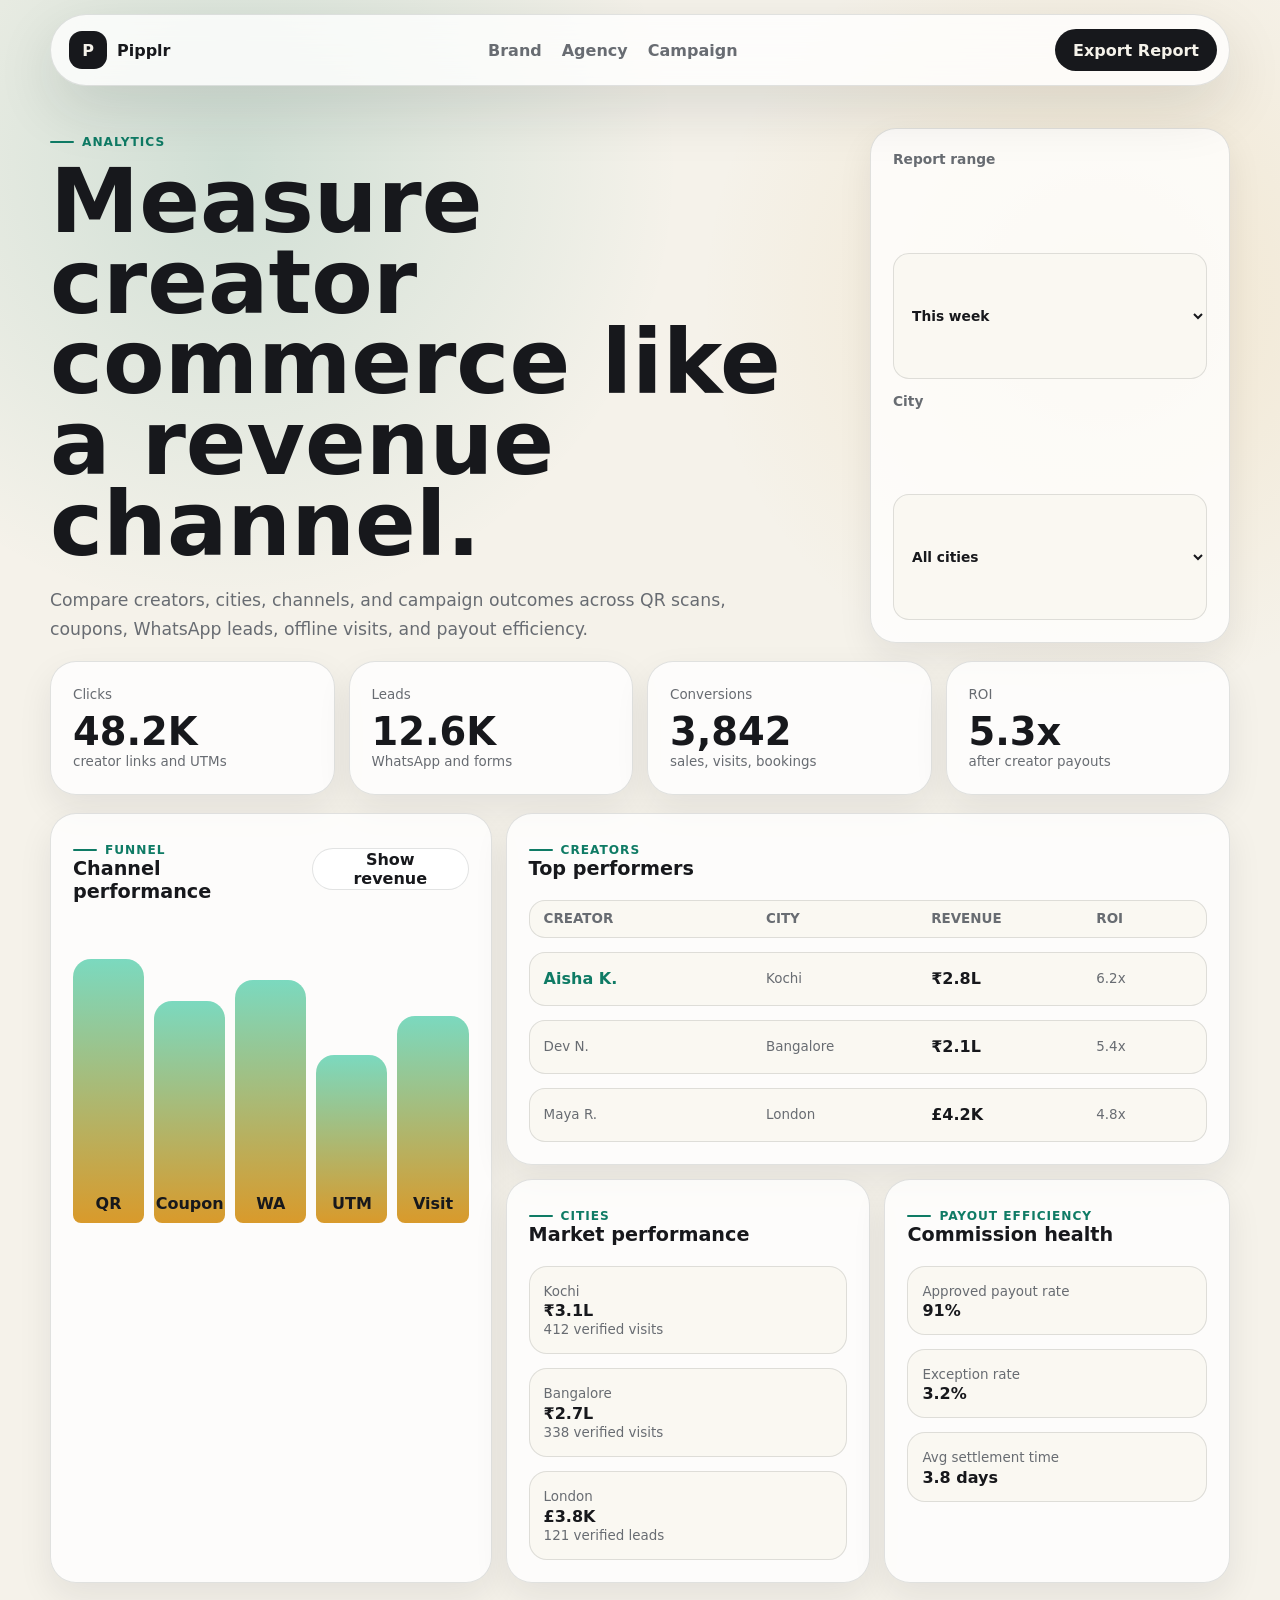
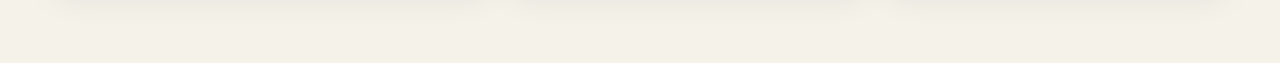
<file: analytics.html>
<!doctype html>
<html lang="en">
  <head>
    <meta charset="utf-8" />
    <meta name="viewport" content="width=device-width, initial-scale=1" />
    <title>Pipplr Analytics</title>
    <meta
      name="description"
      content="Pipplr analytics dashboard for ROI, creator performance, city performance, clicks, leads, conversions, QR scans, coupon redemptions, and WhatsApp inquiries."
    />
    <link rel="stylesheet" href="analytics.css" />
  </head>
  <body>
    <header class="topbar">
      <a class="brand" href="index.html"><span class="brand-mark">P</span><span>Pipplr</span></a>
      <nav>
        <a href="brand-dashboard.html">Brand</a>
        <a href="agency-dashboard.html">Agency</a>
        <a href="campaign-detail.html">Campaign</a>
      </nav>
      <button class="primary-button" type="button" id="exportReport">Export Report</button>
    </header>

    <main>
      <section class="analytics-hero">
        <div>
          <span class="eyebrow">Analytics</span>
          <h1>Measure creator commerce like a revenue channel.</h1>
          <p>
            Compare creators, cities, channels, and campaign outcomes across QR scans, coupons,
            WhatsApp leads, offline visits, and payout efficiency.
          </p>
        </div>
        <aside class="filter-card">
          <label>
            Report range
            <select id="rangeSelect">
              <option>This week</option>
              <option>This month</option>
              <option>Last 90 days</option>
            </select>
          </label>
          <label>
            City
            <select id="citySelect">
              <option>All cities</option>
              <option>Kochi</option>
              <option>Bangalore</option>
              <option>London</option>
            </select>
          </label>
        </aside>
      </section>

      <section class="metric-grid">
        <article><span>Clicks</span><strong id="clicksMetric">48.2K</strong><small>creator links and UTMs</small></article>
        <article><span>Leads</span><strong id="leadsMetric">12.6K</strong><small>WhatsApp and forms</small></article>
        <article><span>Conversions</span><strong id="conversionsMetric">3,842</strong><small>sales, visits, bookings</small></article>
        <article><span>ROI</span><strong id="roiMetric">5.3x</strong><small>after creator payouts</small></article>
      </section>

      <section class="content-grid">
        <article class="panel chart-panel">
          <div class="panel-heading">
            <div><span class="eyebrow">Funnel</span><h2>Channel performance</h2></div>
            <button class="text-button" type="button" id="toggleChart">Show revenue</button>
          </div>
          <div class="bar-chart" id="barChart">
            <div style="--h: 88%"><span>QR</span></div>
            <div style="--h: 74%"><span>Coupon</span></div>
            <div style="--h: 81%"><span>WA</span></div>
            <div style="--h: 56%"><span>UTM</span></div>
            <div style="--h: 69%"><span>Visit</span></div>
          </div>
        </article>

        <article class="panel creator-panel">
          <div class="panel-heading">
            <div><span class="eyebrow">Creators</span><h2>Top performers</h2></div>
          </div>
          <div class="rank-table">
            <div class="rank-row header"><span>Creator</span><span>City</span><span>Revenue</span><span>ROI</span></div>
            <div class="rank-row"><a href="creator-profile.html">Aisha K.</a><span>Kochi</span><strong>₹2.8L</strong><span>6.2x</span></div>
            <div class="rank-row"><span>Dev N.</span><span>Bangalore</span><strong>₹2.1L</strong><span>5.4x</span></div>
            <div class="rank-row"><span>Maya R.</span><span>London</span><strong>£4.2K</strong><span>4.8x</span></div>
          </div>
        </article>

        <article class="panel city-panel">
          <div class="panel-heading">
            <div><span class="eyebrow">Cities</span><h2>Market performance</h2></div>
          </div>
          <div class="city-list">
            <div><span>Kochi</span><strong>₹3.1L</strong><small>412 verified visits</small></div>
            <div><span>Bangalore</span><strong>₹2.7L</strong><small>338 verified visits</small></div>
            <div><span>London</span><strong>£3.8K</strong><small>121 verified leads</small></div>
          </div>
        </article>

        <article class="panel payout-panel">
          <div class="panel-heading">
            <div><span class="eyebrow">Payout efficiency</span><h2>Commission health</h2></div>
          </div>
          <div class="health-list">
            <div><span>Approved payout rate</span><strong>91%</strong></div>
            <div><span>Exception rate</span><strong>3.2%</strong></div>
            <div><span>Avg settlement time</span><strong>3.8 days</strong></div>
          </div>
        </article>
      </section>
    </main>

    <div class="toast" id="toast" role="status" aria-live="polite" hidden></div>
    <script src="analytics.js"></script>
  </body>
</html>
</file>
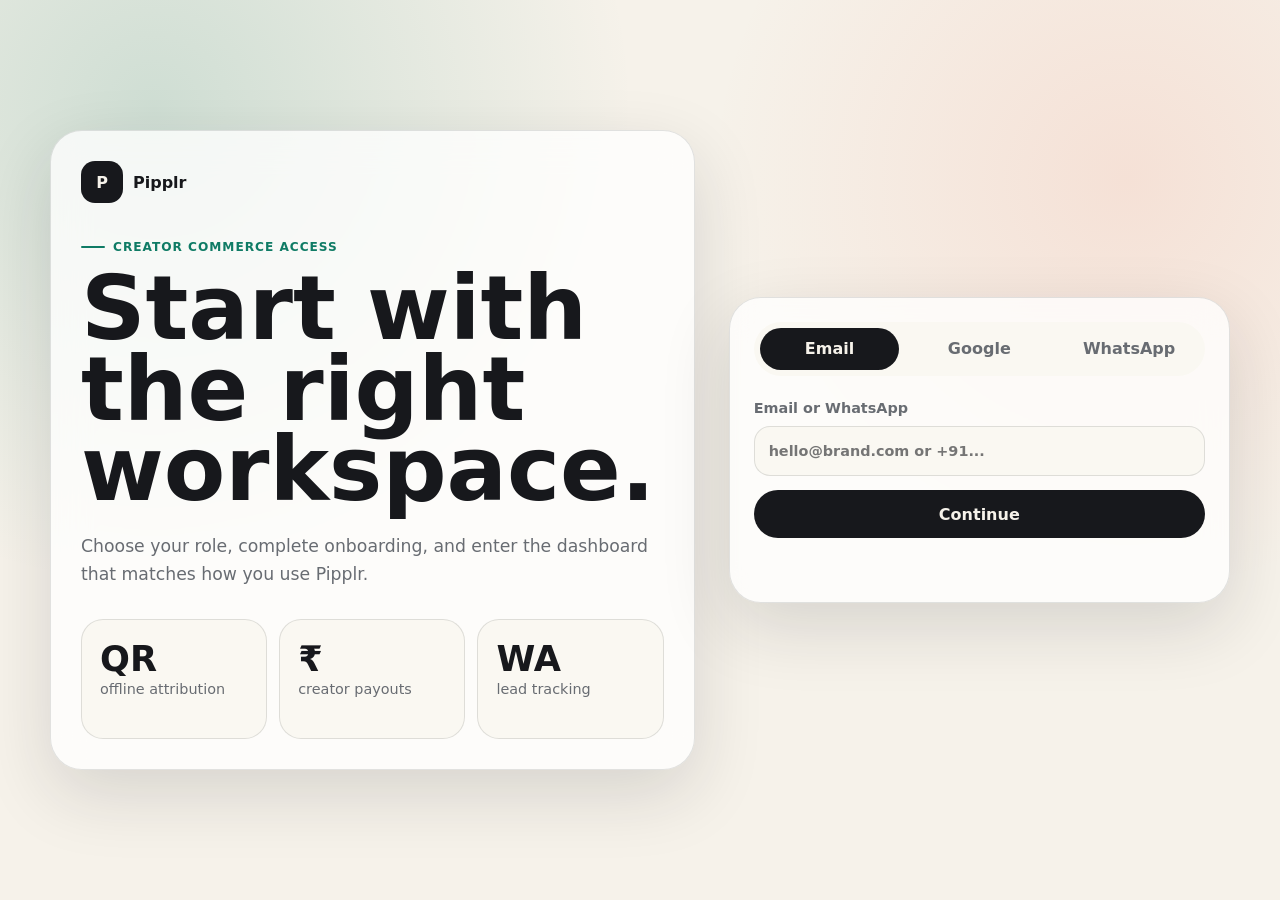
<file: auth.html>
<!doctype html>
<html lang="en">
  <head>
    <meta charset="utf-8" />
    <meta name="viewport" content="width=device-width, initial-scale=1" />
    <title>Pipplr Onboarding</title>
    <meta
      name="description"
      content="Join Pipplr as a brand, creator, or agency and start creator commerce onboarding."
    />
    <link rel="stylesheet" href="auth.css" />
  </head>
  <body>
    <main class="auth-shell">
      <section class="auth-hero">
        <a class="brand" href="index.html"><span class="brand-mark">P</span><span>Pipplr</span></a>
        <div>
          <span class="eyebrow">Creator commerce access</span>
          <h1>Start with the right workspace.</h1>
          <p>
            Choose your role, complete onboarding, and enter the dashboard that matches how you use Pipplr.
          </p>
        </div>
        <div class="signal-grid">
          <article><strong>QR</strong><span>offline attribution</span></article>
          <article><strong>₹</strong><span>creator payouts</span></article>
          <article><strong>WA</strong><span>lead tracking</span></article>
        </div>
      </section>

      <section class="auth-card" aria-live="polite">
        <div class="auth-tabs" role="tablist" aria-label="Authentication method">
          <button class="active" type="button" data-auth-tab="email">Email</button>
          <button type="button" data-auth-tab="google">Google</button>
          <button type="button" data-auth-tab="whatsapp">WhatsApp</button>
        </div>

        <form class="login-form" id="loginForm">
          <label>
            Email or WhatsApp
            <input type="text" name="contact" placeholder="hello@brand.com or +91..." required />
          </label>
          <button class="primary-button" type="submit">Continue</button>
        </form>

        <div class="role-step" id="roleStep" hidden>
          <span class="eyebrow">Choose role</span>
          <h2>What are you joining as?</h2>
          <div class="role-grid">
            <button type="button" data-role="brand">
              <strong>Brand</strong>
              <span>Launch campaigns and track conversions</span>
            </button>
            <button type="button" data-role="creator">
              <strong>Creator</strong>
              <span>Apply, promote, and earn payouts</span>
            </button>
            <button type="button" data-role="agency">
              <strong>Agency</strong>
              <span>Manage multiple brands and city networks</span>
            </button>
          </div>
        </div>

        <form class="onboarding-form" id="onboardingForm" hidden>
          <div>
            <span class="eyebrow" id="roleEyebrow">Onboarding</span>
            <h2 id="roleTitle">Complete setup</h2>
          </div>
          <div class="form-grid" id="dynamicFields"></div>
          <button class="primary-button" type="submit" id="finishButton">Enter dashboard</button>
        </form>

        <p class="form-note" id="formNote"></p>
      </section>
    </main>

    <script src="auth.js"></script>
  </body>
</html>
</file>
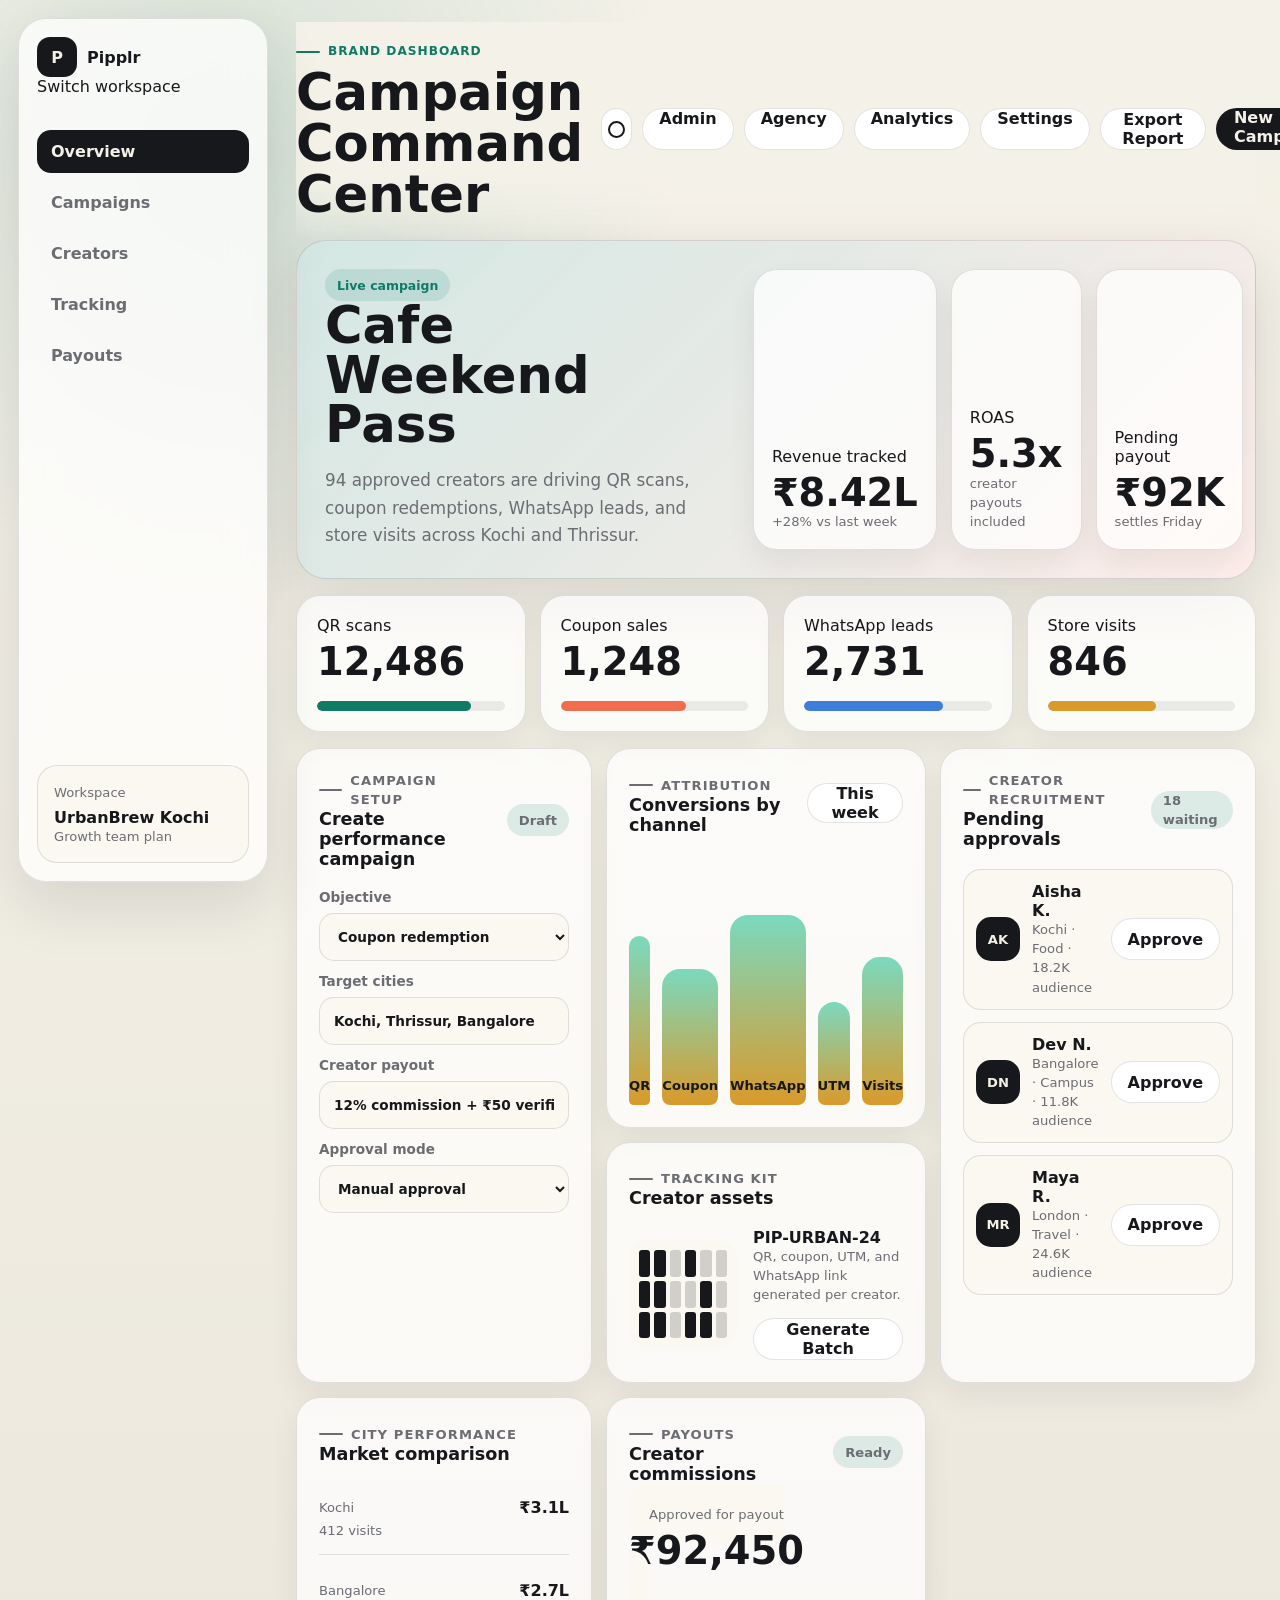
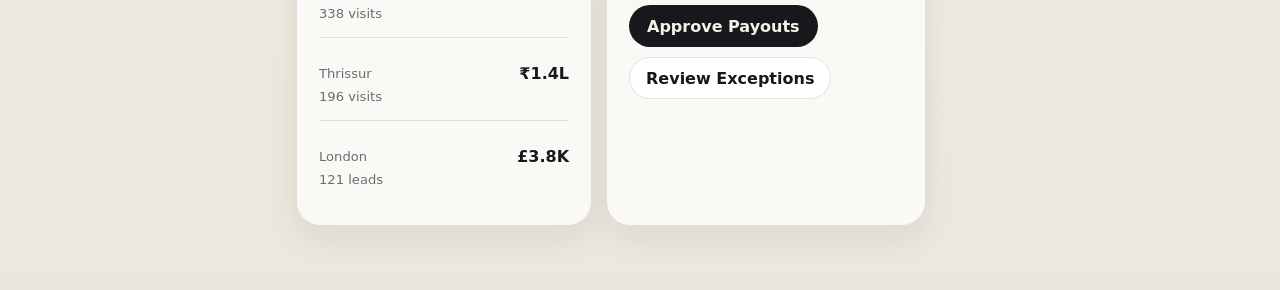
<file: brand-dashboard.html>
<!doctype html>
<html lang="en">
  <head>
    <meta charset="utf-8" />
    <meta name="viewport" content="width=device-width, initial-scale=1" />
    <title>Pipplr Brand Dashboard</title>
    <meta
      name="description"
      content="Pipplr brand dashboard for creator campaigns, attribution, approvals, payouts, and city performance."
    />
    <link rel="stylesheet" href="dashboard.css" />
  </head>
  <body>
    <aside class="sidebar" aria-label="Brand dashboard navigation">
      <a class="brand" href="index.html">
        <span class="brand-mark">P</span>
        <span>Pipplr</span>
      </a>
      <a class="workspace-link" href="auth.html">Switch workspace</a>
      <nav>
        <a class="active" href="#overview">Overview</a>
        <a href="#campaigns">Campaigns</a>
        <a href="#creators">Creators</a>
        <a href="#tracking">Tracking</a>
        <a href="#payouts">Payouts</a>
      </nav>
      <div class="workspace-card">
        <span>Workspace</span>
        <strong>UrbanBrew Kochi</strong>
        <small>Growth team plan</small>
      </div>
    </aside>

    <main class="dashboard">
      <header class="topbar">
        <div>
          <span class="eyebrow">Brand dashboard</span>
          <h1>Campaign Command Center</h1>
        </div>
        <div class="topbar-actions">
          <button class="icon-button" type="button" aria-label="Search dashboard" title="Search" id="searchDashboard"></button>
          <a class="secondary-button" href="admin-dashboard.html">Admin</a>
          <a class="secondary-button" href="agency-dashboard.html">Agency</a>
          <a class="secondary-button" href="analytics.html">Analytics</a>
          <a class="secondary-button" href="settings.html">Settings</a>
          <button class="secondary-button" type="button" id="exportReport">Export Report</button>
          <a class="primary-button" href="campaign-wizard.html">New Campaign</a>
        </div>
      </header>

      <section class="hero-band" id="overview">
        <div>
          <span class="status-pill">Live campaign</span>
          <h2><a href="campaign-detail.html">Cafe Weekend Pass</a></h2>
          <p>
            94 approved creators are driving QR scans, coupon redemptions, WhatsApp leads, and store visits
            across Kochi and Thrissur.
          </p>
        </div>
        <div class="hero-metrics" aria-label="Campaign performance summary">
          <article><span>Revenue tracked</span><strong>₹8.42L</strong><small>+28% vs last week</small></article>
          <article><span>ROAS</span><strong>5.3x</strong><small>creator payouts included</small></article>
          <article><span>Pending payout</span><strong>₹92K</strong><small>settles Friday</small></article>
        </div>
      </section>

      <section class="metric-grid" aria-label="Attribution metrics">
        <article>
          <span>QR scans</span>
          <strong>12,486</strong>
          <div class="meter"><span style="width: 82%"></span></div>
        </article>
        <article>
          <span>Coupon sales</span>
          <strong>1,248</strong>
          <div class="meter coral"><span style="width: 67%"></span></div>
        </article>
        <article>
          <span>WhatsApp leads</span>
          <strong>2,731</strong>
          <div class="meter sky"><span style="width: 74%"></span></div>
        </article>
        <article>
          <span>Store visits</span>
          <strong>846</strong>
          <div class="meter gold"><span style="width: 58%"></span></div>
        </article>
      </section>

      <section class="dashboard-grid">
        <article class="panel campaign-builder" id="campaigns">
          <div class="panel-heading">
            <div>
              <span class="eyebrow">Campaign setup</span>
              <h3>Create performance campaign</h3>
            </div>
            <span class="draft-pill">Draft</span>
          </div>
          <form class="builder-form">
            <label>
              Objective
              <select>
                <option>Coupon redemption</option>
                <option>WhatsApp inquiry</option>
                <option>Store visit</option>
                <option>Lead generation</option>
              </select>
            </label>
            <label>
              Target cities
              <input value="Kochi, Thrissur, Bangalore" />
            </label>
            <label>
              Creator payout
              <input value="12% commission + ₹50 verified visit" />
            </label>
            <label>
              Approval mode
              <select>
                <option>Manual approval</option>
                <option>Trust score 90+ auto approve</option>
              </select>
            </label>
          </form>
        </article>

        <article class="panel chart-panel">
          <div class="panel-heading">
            <div>
              <span class="eyebrow">Attribution</span>
              <h3>Conversions by channel</h3>
            </div>
            <button class="text-button" type="button" id="dateRange">This week</button>
          </div>
          <div class="bar-chart" aria-label="Conversions by channel chart">
            <div style="--h: 72%"><span>QR</span></div>
            <div style="--h: 58%"><span>Coupon</span></div>
            <div style="--h: 81%"><span>WhatsApp</span></div>
            <div style="--h: 44%"><span>UTM</span></div>
            <div style="--h: 63%"><span>Visits</span></div>
          </div>
        </article>

        <article class="panel creator-approvals" id="creators">
          <div class="panel-heading">
            <div>
              <span class="eyebrow">Creator recruitment</span>
              <h3>Pending approvals</h3>
            </div>
            <span class="count-pill">18 waiting</span>
          </div>
          <div class="creator-list">
            <div class="creator-row">
              <span class="avatar">AK</span>
              <div><a href="creator-profile.html"><strong>Aisha K.</strong></a><small>Kochi · Food · 18.2K audience</small></div>
              <button type="button">Approve</button>
            </div>
            <div class="creator-row">
              <span class="avatar">DN</span>
              <div><strong>Dev N.</strong><small>Bangalore · Campus · 11.8K audience</small></div>
              <button type="button">Approve</button>
            </div>
            <div class="creator-row">
              <span class="avatar">MR</span>
              <div><strong>Maya R.</strong><small>London · Travel · 24.6K audience</small></div>
              <button type="button">Approve</button>
            </div>
          </div>
        </article>

        <article class="panel tracking-panel" id="tracking">
          <div class="panel-heading">
            <div>
              <span class="eyebrow">Tracking kit</span>
              <h3>Creator assets</h3>
            </div>
          </div>
          <div class="tracking-kit">
            <div class="qr-code" aria-label="QR code preview">
              <span></span><span></span><span></span><span></span><span></span><span></span>
              <span></span><span></span><span></span><span></span><span></span><span></span>
              <span></span><span></span><span></span><span></span><span></span><span></span>
            </div>
            <div>
              <strong>PIP-URBAN-24</strong>
              <small>QR, coupon, UTM, and WhatsApp link generated per creator.</small>
              <button class="secondary-button" type="button" id="generateBatch">Generate Batch</button>
            </div>
          </div>
        </article>

        <article class="panel city-panel">
          <div class="panel-heading">
            <div>
              <span class="eyebrow">City performance</span>
              <h3>Market comparison</h3>
            </div>
          </div>
          <div class="city-table">
            <div><span>Kochi</span><strong>₹3.1L</strong><small>412 visits</small></div>
            <div><span>Bangalore</span><strong>₹2.7L</strong><small>338 visits</small></div>
            <div><span>Thrissur</span><strong>₹1.4L</strong><small>196 visits</small></div>
            <div><span>London</span><strong>£3.8K</strong><small>121 leads</small></div>
          </div>
        </article>

        <article class="panel payout-panel" id="payouts">
          <div class="panel-heading">
            <div>
              <span class="eyebrow">Payouts</span>
              <h3>Creator commissions</h3>
            </div>
            <span class="status-pill">Ready</span>
          </div>
          <a class="payout-total" href="payouts.html">
            <span>Approved for payout</span>
            <strong>₹92,450</strong>
          </a>
          <div class="payout-actions">
            <button class="primary-button" type="button" id="approvePayouts">Approve Payouts</button>
            <button class="secondary-button" type="button" id="reviewExceptions">Review Exceptions</button>
          </div>
        </article>
      </section>
    </main>

    <dialog class="campaign-dialog" id="campaignDialog">
      <form method="dialog">
        <button class="modal-close" aria-label="Close new campaign dialog"></button>
        <span class="eyebrow">New campaign</span>
        <h2>Launch a creator campaign</h2>
        <p>Choose the outcome you want Pipplr to track first.</p>
        <div class="campaign-options">
          <button value="lead">Lead generation</button>
          <button value="sale">Sales and coupons</button>
          <button value="visit">Store visits</button>
          <button value="whatsapp">WhatsApp inquiries</button>
        </div>
        <p class="dialog-note" aria-live="polite"></p>
      </form>
    </dialog>

    <div class="toast" id="toast" role="status" aria-live="polite" hidden></div>

    <script src="dashboard.js"></script>
  </body>
</html>
</file>
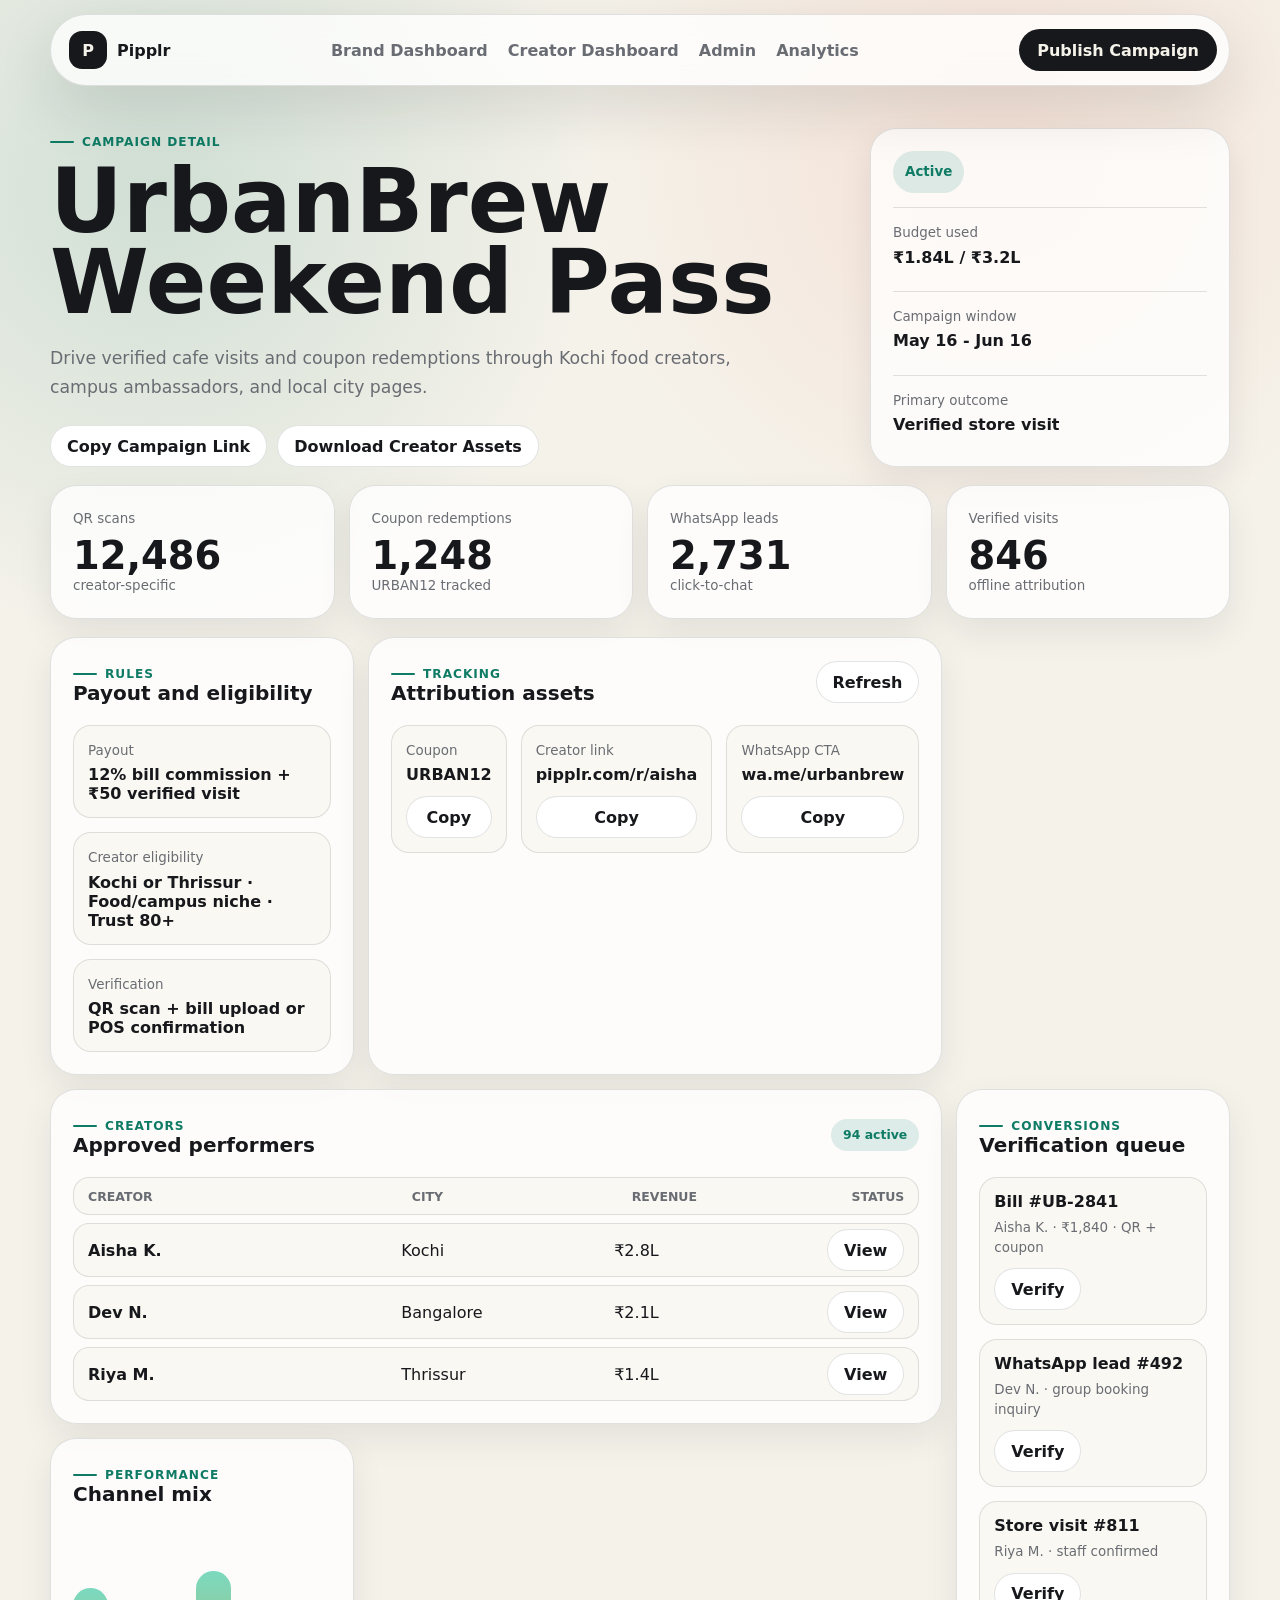
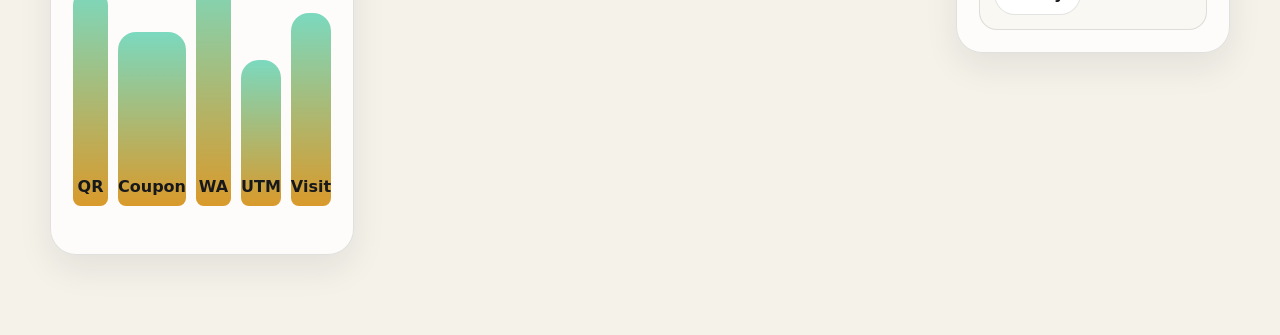
<file: campaign-detail.html>
<!doctype html>
<html lang="en">
  <head>
    <meta charset="utf-8" />
    <meta name="viewport" content="width=device-width, initial-scale=1" />
    <title>Pipplr Campaign Detail</title>
    <link rel="stylesheet" href="campaign-detail.css" />
  </head>
  <body>
    <header class="topbar">
      <a class="brand" href="index.html"><span class="brand-mark">P</span><span>Pipplr</span></a>
      <nav>
        <a href="brand-dashboard.html">Brand Dashboard</a>
        <a href="creator-dashboard.html">Creator Dashboard</a>
        <a href="admin-dashboard.html">Admin</a>
        <a href="analytics.html">Analytics</a>
      </nav>
      <button class="primary-button" type="button" id="publishCampaign">Publish Campaign</button>
    </header>

    <main>
      <section class="campaign-hero">
        <div>
          <span class="eyebrow">Campaign detail</span>
          <h1>UrbanBrew Weekend Pass</h1>
          <p>
            Drive verified cafe visits and coupon redemptions through Kochi food creators, campus ambassadors,
            and local city pages.
          </p>
          <div class="hero-actions">
            <button class="secondary-button" type="button" id="copyCampaignLink">Copy Campaign Link</button>
            <button class="secondary-button" type="button" id="downloadAssets">Download Creator Assets</button>
          </div>
        </div>
        <aside class="campaign-status">
          <span class="status-pill">Active</span>
          <div><span>Budget used</span><strong>₹1.84L / ₹3.2L</strong></div>
          <div><span>Campaign window</span><strong>May 16 - Jun 16</strong></div>
          <div><span>Primary outcome</span><strong>Verified store visit</strong></div>
        </aside>
      </section>

      <section class="metric-grid">
        <article><span>QR scans</span><strong>12,486</strong><small>creator-specific</small></article>
        <article><span>Coupon redemptions</span><strong>1,248</strong><small>URBAN12 tracked</small></article>
        <article><span>WhatsApp leads</span><strong>2,731</strong><small>click-to-chat</small></article>
        <article><span>Verified visits</span><strong>846</strong><small>offline attribution</small></article>
      </section>

      <section class="content-grid">
        <article class="panel">
          <div class="panel-heading"><div><span class="eyebrow">Rules</span><h2>Payout and eligibility</h2></div></div>
          <div class="rules-list">
            <div><span>Payout</span><strong>12% bill commission + ₹50 verified visit</strong></div>
            <div><span>Creator eligibility</span><strong>Kochi or Thrissur · Food/campus niche · Trust 80+</strong></div>
            <div><span>Verification</span><strong>QR scan + bill upload or POS confirmation</strong></div>
          </div>
        </article>

        <article class="panel">
          <div class="panel-heading">
            <div><span class="eyebrow">Tracking</span><h2>Attribution assets</h2></div>
            <button class="text-button" type="button" id="refreshAssets">Refresh</button>
          </div>
          <div class="asset-grid">
            <div><span>Coupon</span><strong>URBAN12</strong><button type="button" data-copy="URBAN12">Copy</button></div>
            <div><span>Creator link</span><a href="scan.html"><strong>pipplr.com/r/aisha</strong></a><button type="button" data-copy="https://pipplr.com/r/aisha">Copy</button></div>
            <div><span>WhatsApp CTA</span><strong>wa.me/urbanbrew</strong><button type="button" data-copy="https://wa.me/urbanbrew">Copy</button></div>
          </div>
        </article>

        <article class="panel creator-panel">
          <div class="panel-heading">
            <div><span class="eyebrow">Creators</span><h2>Approved performers</h2></div>
            <span class="count-pill">94 active</span>
          </div>
          <div class="creator-table">
            <div class="creator-row header"><span>Creator</span><span>City</span><span>Revenue</span><span>Status</span></div>
            <div class="creator-row"><a href="creator-profile.html"><strong>Aisha K.</strong></a><span>Kochi</span><span>₹2.8L</span><button type="button">View</button></div>
            <div class="creator-row"><strong>Dev N.</strong><span>Bangalore</span><span>₹2.1L</span><button type="button">View</button></div>
            <div class="creator-row"><strong>Riya M.</strong><span>Thrissur</span><span>₹1.4L</span><button type="button">View</button></div>
          </div>
        </article>

        <article class="panel conversion-panel">
          <div class="panel-heading"><div><span class="eyebrow">Conversions</span><h2>Verification queue</h2></div></div>
          <div class="conversion-list">
            <div><strong>Bill #UB-2841</strong><span>Aisha K. · ₹1,840 · QR + coupon</span><button type="button">Verify</button></div>
            <div><strong>WhatsApp lead #492</strong><span>Dev N. · group booking inquiry</span><button type="button">Verify</button></div>
            <div><strong>Store visit #811</strong><span>Riya M. · staff confirmed</span><button type="button">Verify</button></div>
          </div>
        </article>

        <article class="panel chart-panel">
          <div class="panel-heading"><div><span class="eyebrow">Performance</span><h2>Channel mix</h2></div></div>
          <div class="bar-chart">
            <div style="--h: 78%"><span>QR</span></div>
            <div style="--h: 62%"><span>Coupon</span></div>
            <div style="--h: 84%"><span>WA</span></div>
            <div style="--h: 52%"><span>UTM</span></div>
            <div style="--h: 69%"><span>Visit</span></div>
          </div>
        </article>
      </section>
    </main>

    <div class="toast" id="toast" role="status" aria-live="polite" hidden></div>
    <script src="campaign-detail.js"></script>
  </body>
</html>
</file>
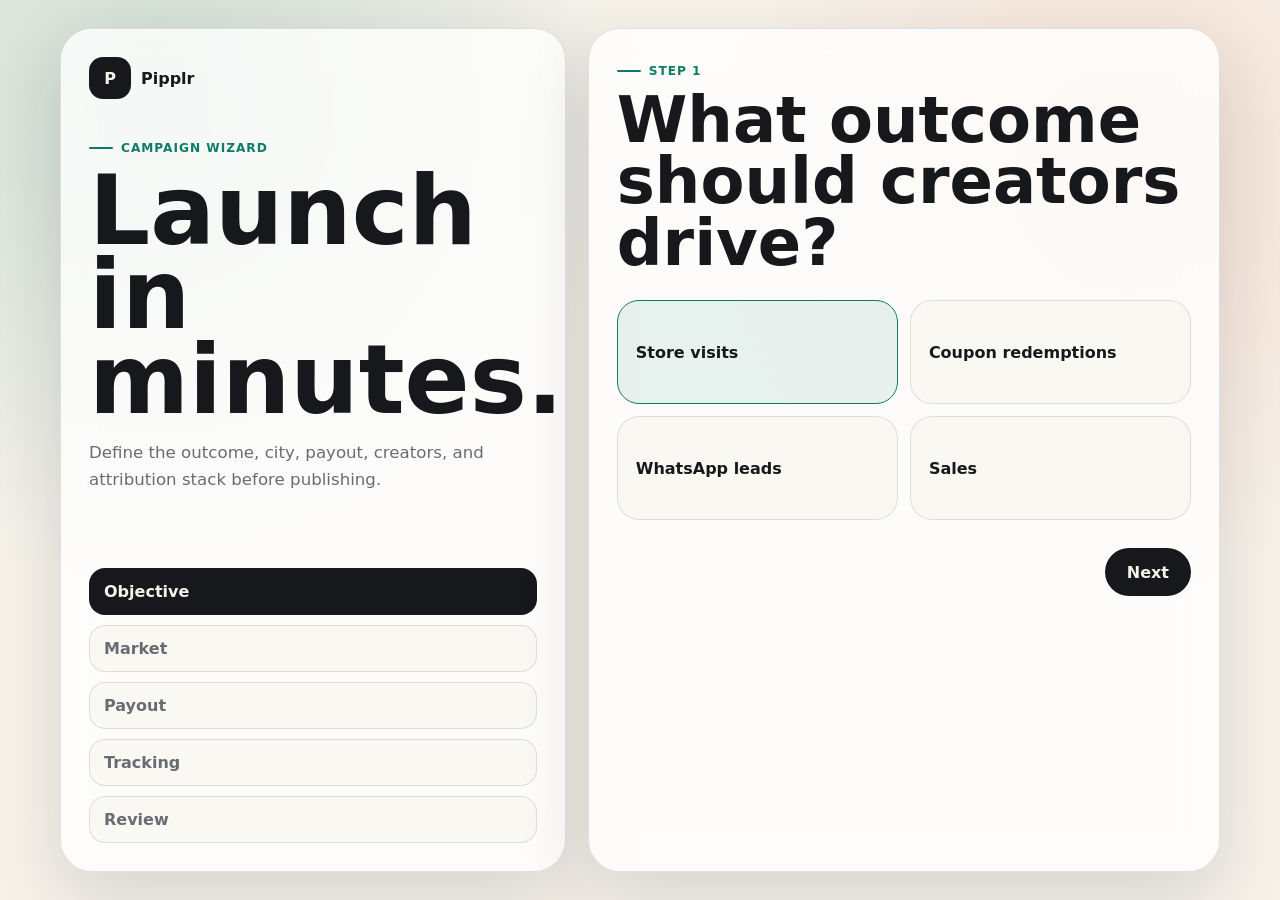
<file: campaign-wizard.html>
<!doctype html>
<html lang="en">
  <head>
    <meta charset="utf-8" />
    <meta name="viewport" content="width=device-width, initial-scale=1" />
    <title>Create Campaign | Pipplr</title>
    <meta
      name="description"
      content="Create a Pipplr creator commerce campaign with objective, city, payout rules, tracking methods, assets, and launch review."
    />
    <link rel="stylesheet" href="campaign-wizard.css" />
  </head>
  <body>
    <main class="wizard-shell">
      <aside class="wizard-aside">
        <a class="brand" href="index.html"><span class="brand-mark">P</span><span>Pipplr</span></a>
        <div>
          <span class="eyebrow">Campaign wizard</span>
          <h1>Launch in minutes.</h1>
          <p>Define the outcome, city, payout, creators, and attribution stack before publishing.</p>
        </div>
        <ol class="step-list">
          <li class="active" data-step-indicator="1">Objective</li>
          <li data-step-indicator="2">Market</li>
          <li data-step-indicator="3">Payout</li>
          <li data-step-indicator="4">Tracking</li>
          <li data-step-indicator="5">Review</li>
        </ol>
      </aside>

      <section class="wizard-card">
        <form id="campaignForm">
          <section class="wizard-step active" data-step="1">
            <span class="eyebrow">Step 1</span>
            <h2>What outcome should creators drive?</h2>
            <div class="option-grid">
              <button type="button" data-choice="objective" data-value="Store visits">Store visits</button>
              <button type="button" data-choice="objective" data-value="Coupon redemptions">Coupon redemptions</button>
              <button type="button" data-choice="objective" data-value="WhatsApp leads">WhatsApp leads</button>
              <button type="button" data-choice="objective" data-value="Sales">Sales</button>
            </div>
          </section>

          <section class="wizard-step" data-step="2">
            <span class="eyebrow">Step 2</span>
            <h2>Choose city and creator niche.</h2>
            <div class="form-grid">
              <label>Campaign city<input name="city" value="Kochi" /></label>
              <label>Creator niche<input name="niche" value="Food creators, campus ambassadors" /></label>
              <label>Creator count<input name="creatorCount" value="50" /></label>
            </div>
          </section>

          <section class="wizard-step" data-step="3">
            <span class="eyebrow">Step 3</span>
            <h2>Set payout rules.</h2>
            <div class="form-grid">
              <label>Commission<input name="commission" value="12% per redeemed bill" /></label>
              <label>Bonus payout<input name="bonus" value="₹50 per verified visit" /></label>
              <label>Campaign budget<input name="budget" value="₹1,00,000" /></label>
            </div>
          </section>

          <section class="wizard-step" data-step="4">
            <span class="eyebrow">Step 4</span>
            <h2>Select attribution methods.</h2>
            <div class="check-grid">
              <label><input type="checkbox" checked data-track="QR tracking" /> QR tracking</label>
              <label><input type="checkbox" checked data-track="Coupon attribution" /> Coupon attribution</label>
              <label><input type="checkbox" checked data-track="WhatsApp clicks" /> WhatsApp clicks</label>
              <label><input type="checkbox" data-track="UTM links" /> UTM links</label>
              <label><input type="checkbox" checked data-track="Offline visit verification" /> Offline visit verification</label>
            </div>
          </section>

          <section class="wizard-step" data-step="5">
            <span class="eyebrow">Step 5</span>
            <h2>Review campaign brief.</h2>
            <div class="review-card" id="reviewCard"></div>
          </section>

          <div class="wizard-actions">
            <button class="secondary-button" type="button" id="backButton">Back</button>
            <button class="primary-button" type="button" id="nextButton">Next</button>
          </div>
        </form>
        <p class="form-note" id="formNote" aria-live="polite"></p>
      </section>
    </main>

    <script src="campaign-wizard.js"></script>
  </body>
</html>
</file>
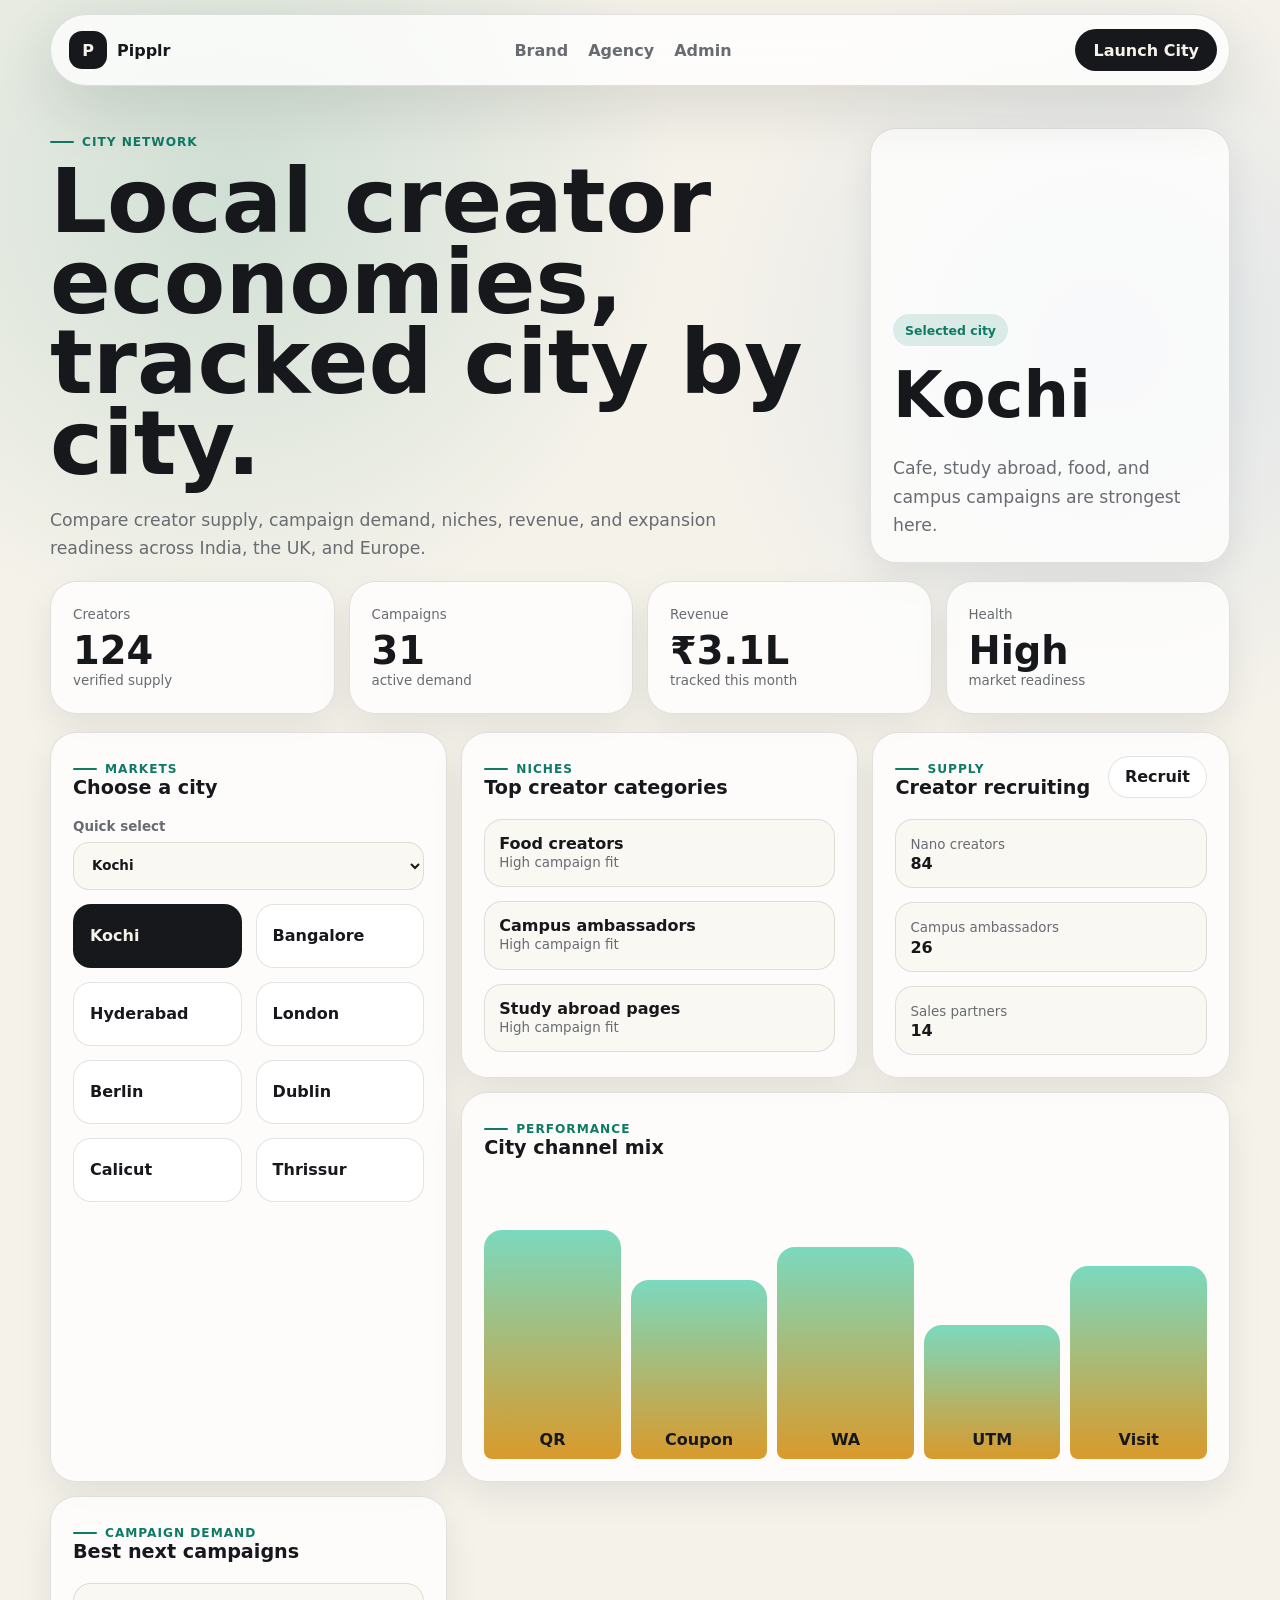
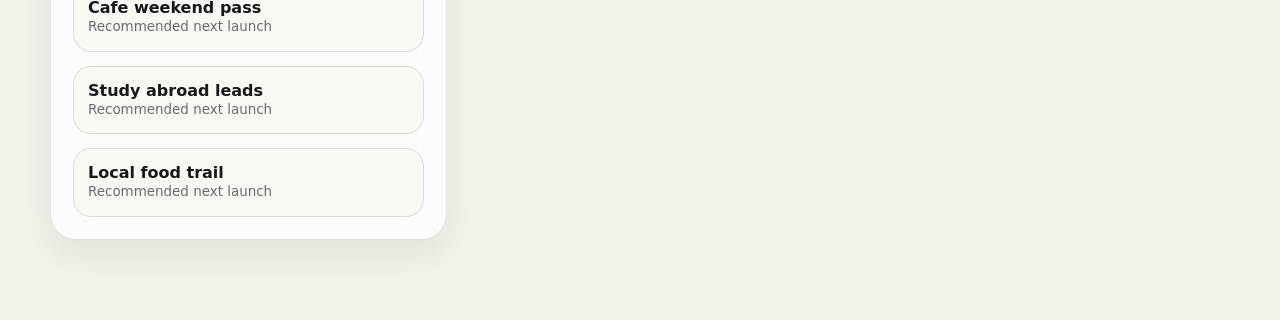
<file: city-network.html>
<!doctype html>
<html lang="en">
  <head>
    <meta charset="utf-8" />
    <meta name="viewport" content="width=device-width, initial-scale=1" />
    <title>Pipplr City Network</title>
    <meta
      name="description"
      content="Pipplr city network view for creator supply, campaign demand, niches, revenue tracked, and local market expansion."
    />
    <link rel="stylesheet" href="city-network.css" />
  </head>
  <body>
    <header class="topbar">
      <a class="brand" href="index.html"><span class="brand-mark">P</span><span>Pipplr</span></a>
      <nav>
        <a href="brand-dashboard.html">Brand</a>
        <a href="agency-dashboard.html">Agency</a>
        <a href="admin-dashboard.html">Admin</a>
      </nav>
      <button class="primary-button" type="button" id="launchCity">Launch City</button>
    </header>

    <main>
      <section class="city-hero">
        <div>
          <span class="eyebrow">City network</span>
          <h1>Local creator economies, tracked city by city.</h1>
          <p>
            Compare creator supply, campaign demand, niches, revenue, and expansion readiness across
            India, the UK, and Europe.
          </p>
        </div>
        <aside class="city-card">
          <span class="status-pill">Selected city</span>
          <h2 id="selectedCity">Kochi</h2>
          <p id="selectedSummary">Cafe, study abroad, food, and campus campaigns are strongest here.</p>
        </aside>
      </section>

      <section class="metric-grid">
        <article><span>Creators</span><strong id="metricCreators">124</strong><small>verified supply</small></article>
        <article><span>Campaigns</span><strong id="metricCampaigns">31</strong><small>active demand</small></article>
        <article><span>Revenue</span><strong id="metricRevenue">₹3.1L</strong><small>tracked this month</small></article>
        <article><span>Health</span><strong id="metricHealth">High</strong><small>market readiness</small></article>
      </section>

      <section class="content-grid">
        <article class="panel map-panel">
          <div class="panel-heading"><div><span class="eyebrow">Markets</span><h2>Choose a city</h2></div></div>
          <label class="city-select-label">
            Quick select
            <select id="citySelect">
              <option>Kochi</option>
              <option>Bangalore</option>
              <option>Hyderabad</option>
              <option>London</option>
              <option>Berlin</option>
              <option>Dublin</option>
              <option>Calicut</option>
              <option>Thrissur</option>
            </select>
          </label>
          <div class="city-grid">
            <button class="active" type="button" data-city="Kochi">Kochi</button>
            <button type="button" data-city="Bangalore">Bangalore</button>
            <button type="button" data-city="Hyderabad">Hyderabad</button>
            <button type="button" data-city="London">London</button>
            <button type="button" data-city="Berlin">Berlin</button>
            <button type="button" data-city="Dublin">Dublin</button>
            <button type="button" data-city="Calicut">Calicut</button>
            <button type="button" data-city="Thrissur">Thrissur</button>
          </div>
        </article>

        <article class="panel niche-panel">
          <div class="panel-heading"><div><span class="eyebrow">Niches</span><h2>Top creator categories</h2></div></div>
          <div class="niche-list" id="nicheList"></div>
        </article>

        <article class="panel supply-panel">
          <div class="panel-heading">
            <div><span class="eyebrow">Supply</span><h2>Creator recruiting</h2></div>
            <button class="text-button" type="button" id="recruitCreators">Recruit</button>
          </div>
          <div class="supply-list">
            <div><span>Nano creators</span><strong id="nanoCreators">84</strong></div>
            <div><span>Campus ambassadors</span><strong id="campusCreators">26</strong></div>
            <div><span>Sales partners</span><strong id="salesPartners">14</strong></div>
          </div>
        </article>

        <article class="panel chart-panel">
          <div class="panel-heading"><div><span class="eyebrow">Performance</span><h2>City channel mix</h2></div></div>
          <div class="bar-chart">
            <div style="--h: 82%"><span>QR</span></div>
            <div style="--h: 64%"><span>Coupon</span></div>
            <div style="--h: 76%"><span>WA</span></div>
            <div style="--h: 48%"><span>UTM</span></div>
            <div style="--h: 69%"><span>Visit</span></div>
          </div>
        </article>

        <article class="panel campaign-panel">
          <div class="panel-heading"><div><span class="eyebrow">Campaign demand</span><h2>Best next campaigns</h2></div></div>
          <div class="campaign-list" id="campaignList"></div>
        </article>
      </section>
    </main>

    <div class="toast" id="toast" role="status" aria-live="polite" hidden></div>
    <script src="city-network.js"></script>
  </body>
</html>
</file>
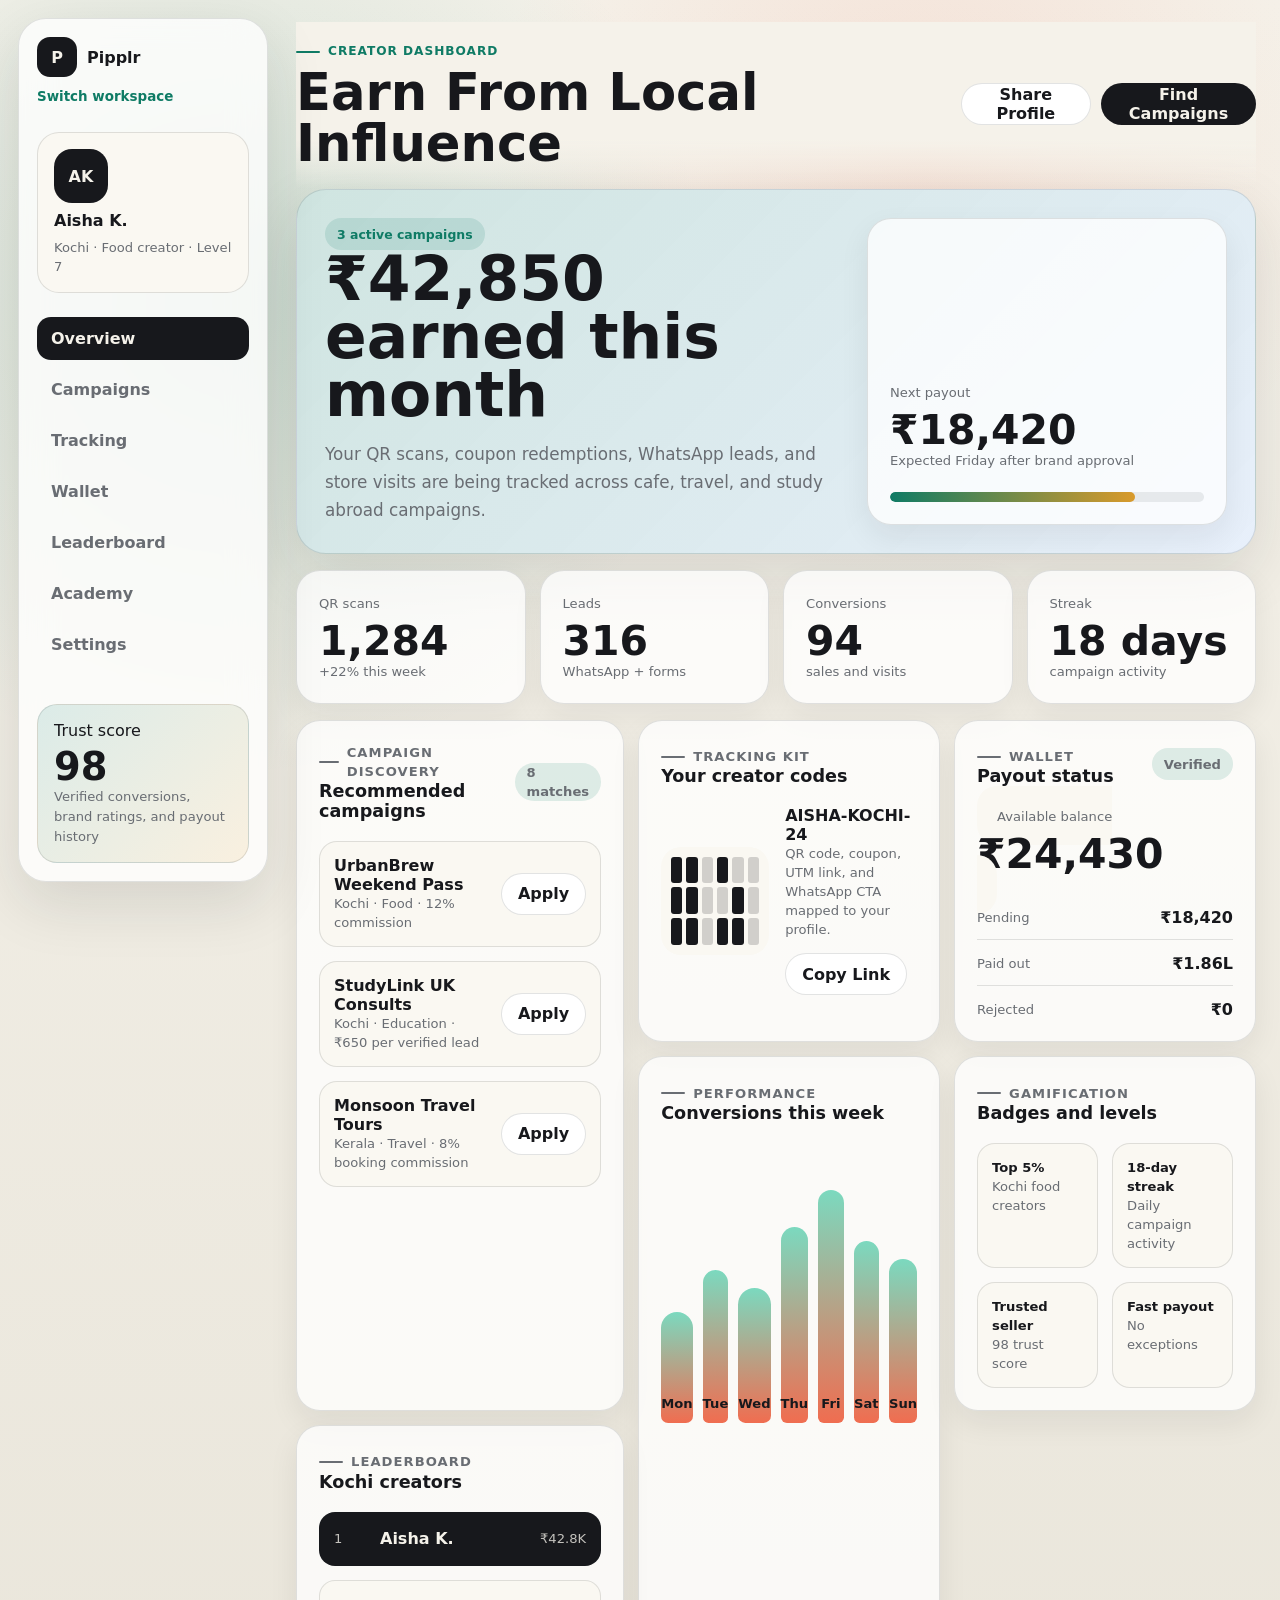
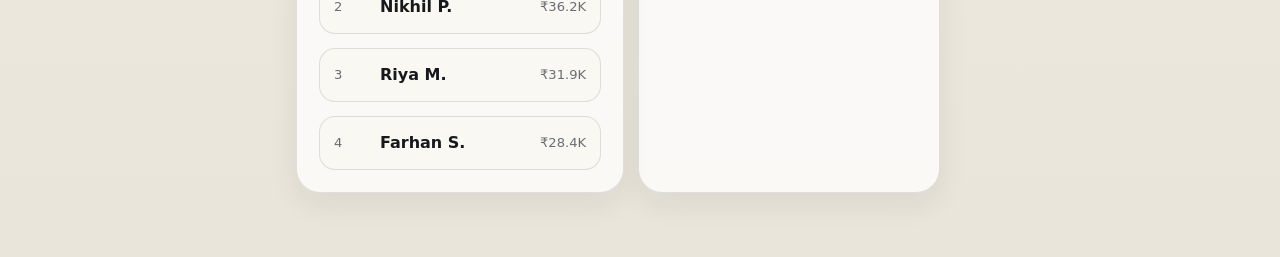
<file: creator-dashboard.html>
<!doctype html>
<html lang="en">
  <head>
    <meta charset="utf-8" />
    <meta name="viewport" content="width=device-width, initial-scale=1" />
    <title>Pipplr Creator Dashboard</title>
    <meta
      name="description"
      content="Pipplr creator dashboard for campaign discovery, creator earnings, tracking links, wallet, payouts, trust score, and local leaderboards."
    />
    <link rel="stylesheet" href="creator-dashboard.css" />
  </head>
  <body>
    <aside class="sidebar" aria-label="Creator dashboard navigation">
      <a class="brand" href="index.html">
        <span class="brand-mark">P</span>
        <span>Pipplr</span>
      </a>
      <a class="workspace-link" href="auth.html">Switch workspace</a>
      <div class="profile-card">
        <span class="avatar">AK</span>
        <strong>Aisha K.</strong>
        <small>Kochi · Food creator · Level 7</small>
      </div>
      <nav>
        <a class="active" href="#overview">Overview</a>
        <a href="#campaigns">Campaigns</a>
        <a href="#tracking">Tracking</a>
        <a href="#wallet">Wallet</a>
        <a href="#leaderboard">Leaderboard</a>
        <a href="academy.html">Academy</a>
        <a href="settings.html">Settings</a>
      </nav>
      <div class="trust-card">
        <span>Trust score</span>
        <strong>98</strong>
        <small>Verified conversions, brand ratings, and payout history</small>
      </div>
    </aside>

    <main class="dashboard">
      <header class="topbar">
        <div>
          <span class="eyebrow">Creator dashboard</span>
          <h1>Earn From Local Influence</h1>
        </div>
        <div class="topbar-actions">
          <button class="secondary-button" type="button" id="shareProfile">Share Profile</button>
          <button class="primary-button" type="button" id="discoverCampaign">Find Campaigns</button>
        </div>
      </header>

      <section class="hero-band" id="overview">
        <div>
          <span class="status-pill">3 active campaigns</span>
          <h2>₹42,850 earned this month</h2>
          <p>
            Your QR scans, coupon redemptions, WhatsApp leads, and store visits are being tracked across
            cafe, travel, and study abroad campaigns.
          </p>
        </div>
        <div class="earnings-card">
          <span>Next payout</span>
          <strong>₹18,420</strong>
          <small>Expected Friday after brand approval</small>
          <div class="progress"><span style="width: 78%"></span></div>
        </div>
      </section>

      <section class="metric-grid" aria-label="Creator performance metrics">
        <article><span>QR scans</span><strong>1,284</strong><small>+22% this week</small></article>
        <article><span>Leads</span><strong>316</strong><small>WhatsApp + forms</small></article>
        <article><span>Conversions</span><strong>94</strong><small>sales and visits</small></article>
        <article><span>Streak</span><strong>18 days</strong><small>campaign activity</small></article>
      </section>

      <section class="dashboard-grid">
        <article class="panel campaign-panel" id="campaigns">
          <div class="panel-heading">
            <div>
              <span class="eyebrow">Campaign discovery</span>
              <h3>Recommended campaigns</h3>
            </div>
            <span class="count-pill">8 matches</span>
          </div>
          <div class="campaign-list">
            <div class="campaign-row">
              <div>
                <a href="campaign-detail.html"><strong>UrbanBrew Weekend Pass</strong></a>
                <small>Kochi · Food · 12% commission</small>
              </div>
              <button type="button">Apply</button>
            </div>
            <div class="campaign-row">
              <div>
                <strong>StudyLink UK Consults</strong>
                <small>Kochi · Education · ₹650 per verified lead</small>
              </div>
              <button type="button">Apply</button>
            </div>
            <div class="campaign-row">
              <div>
                <strong>Monsoon Travel Tours</strong>
                <small>Kerala · Travel · 8% booking commission</small>
              </div>
              <button type="button">Apply</button>
            </div>
          </div>
        </article>

        <article class="panel tracking-panel" id="tracking">
          <div class="panel-heading">
            <div>
              <span class="eyebrow">Tracking kit</span>
              <h3>Your creator codes</h3>
            </div>
          </div>
          <div class="tracking-kit">
            <div class="qr-code" aria-label="Creator QR code preview">
              <span></span><span></span><span></span><span></span><span></span><span></span>
              <span></span><span></span><span></span><span></span><span></span><span></span>
              <span></span><span></span><span></span><span></span><span></span><span></span>
            </div>
            <div>
              <a href="scan.html"><strong>AISHA-KOCHI-24</strong></a>
              <small>QR code, coupon, UTM link, and WhatsApp CTA mapped to your profile.</small>
              <button class="secondary-button copy-code" type="button">Copy Link</button>
            </div>
          </div>
        </article>

        <article class="panel wallet-panel" id="wallet">
          <div class="panel-heading">
            <div>
              <span class="eyebrow">Wallet</span>
              <h3>Payout status</h3>
            </div>
            <span class="status-pill">Verified</span>
          </div>
          <a class="wallet-total" href="payouts.html">
            <span>Available balance</span>
            <strong>₹24,430</strong>
          </a>
          <div class="wallet-list">
            <div><span>Pending</span><strong>₹18,420</strong></div>
            <div><span>Paid out</span><strong>₹1.86L</strong></div>
            <div><span>Rejected</span><strong>₹0</strong></div>
          </div>
        </article>

        <article class="panel chart-panel">
          <div class="panel-heading">
            <div>
              <span class="eyebrow">Performance</span>
              <h3>Conversions this week</h3>
            </div>
          </div>
          <div class="bar-chart" aria-label="Creator weekly conversion chart">
            <div style="--h: 42%"><span>Mon</span></div>
            <div style="--h: 58%"><span>Tue</span></div>
            <div style="--h: 51%"><span>Wed</span></div>
            <div style="--h: 74%"><span>Thu</span></div>
            <div style="--h: 88%"><span>Fri</span></div>
            <div style="--h: 69%"><span>Sat</span></div>
            <div style="--h: 62%"><span>Sun</span></div>
          </div>
        </article>

        <article class="panel achievement-panel">
          <div class="panel-heading">
            <div>
              <span class="eyebrow">Gamification</span>
              <h3>Badges and levels</h3>
            </div>
          </div>
          <div class="badge-grid">
            <div><span>Top 5%</span><small>Kochi food creators</small></div>
            <div><span>18-day streak</span><small>Daily campaign activity</small></div>
            <div><span>Trusted seller</span><small>98 trust score</small></div>
            <div><span>Fast payout</span><small>No exceptions</small></div>
          </div>
        </article>

        <article class="panel leaderboard-panel" id="leaderboard">
          <div class="panel-heading">
            <div>
              <span class="eyebrow">Leaderboard</span>
              <h3>Kochi creators</h3>
            </div>
          </div>
          <div class="leaderboard">
            <div class="leaderboard-row active"><span>1</span><a href="creator-profile.html"><strong>Aisha K.</strong></a><small>₹42.8K</small></div>
            <div class="leaderboard-row"><span>2</span><strong>Nikhil P.</strong><small>₹36.2K</small></div>
            <div class="leaderboard-row"><span>3</span><strong>Riya M.</strong><small>₹31.9K</small></div>
            <div class="leaderboard-row"><span>4</span><strong>Farhan S.</strong><small>₹28.4K</small></div>
          </div>
        </article>
      </section>
    </main>

    <dialog class="campaign-dialog" id="campaignDialog">
      <form method="dialog">
        <button class="modal-close" aria-label="Close campaign discovery dialog"></button>
        <span class="eyebrow">Campaign matches</span>
        <h2>New opportunities</h2>
        <p>These campaigns match your city, niche, language, and trust score.</p>
        <div class="dialog-options">
          <button value="food">Food and cafe offers</button>
          <button value="education">Study abroad leads</button>
          <button value="travel">Travel bookings</button>
          <button value="events">Campus events</button>
        </div>
        <p class="dialog-note" aria-live="polite"></p>
      </form>
    </dialog>

    <div class="toast" id="toast" role="status" aria-live="polite" hidden></div>

    <script src="creator-dashboard.js"></script>
  </body>
</html>
</file>
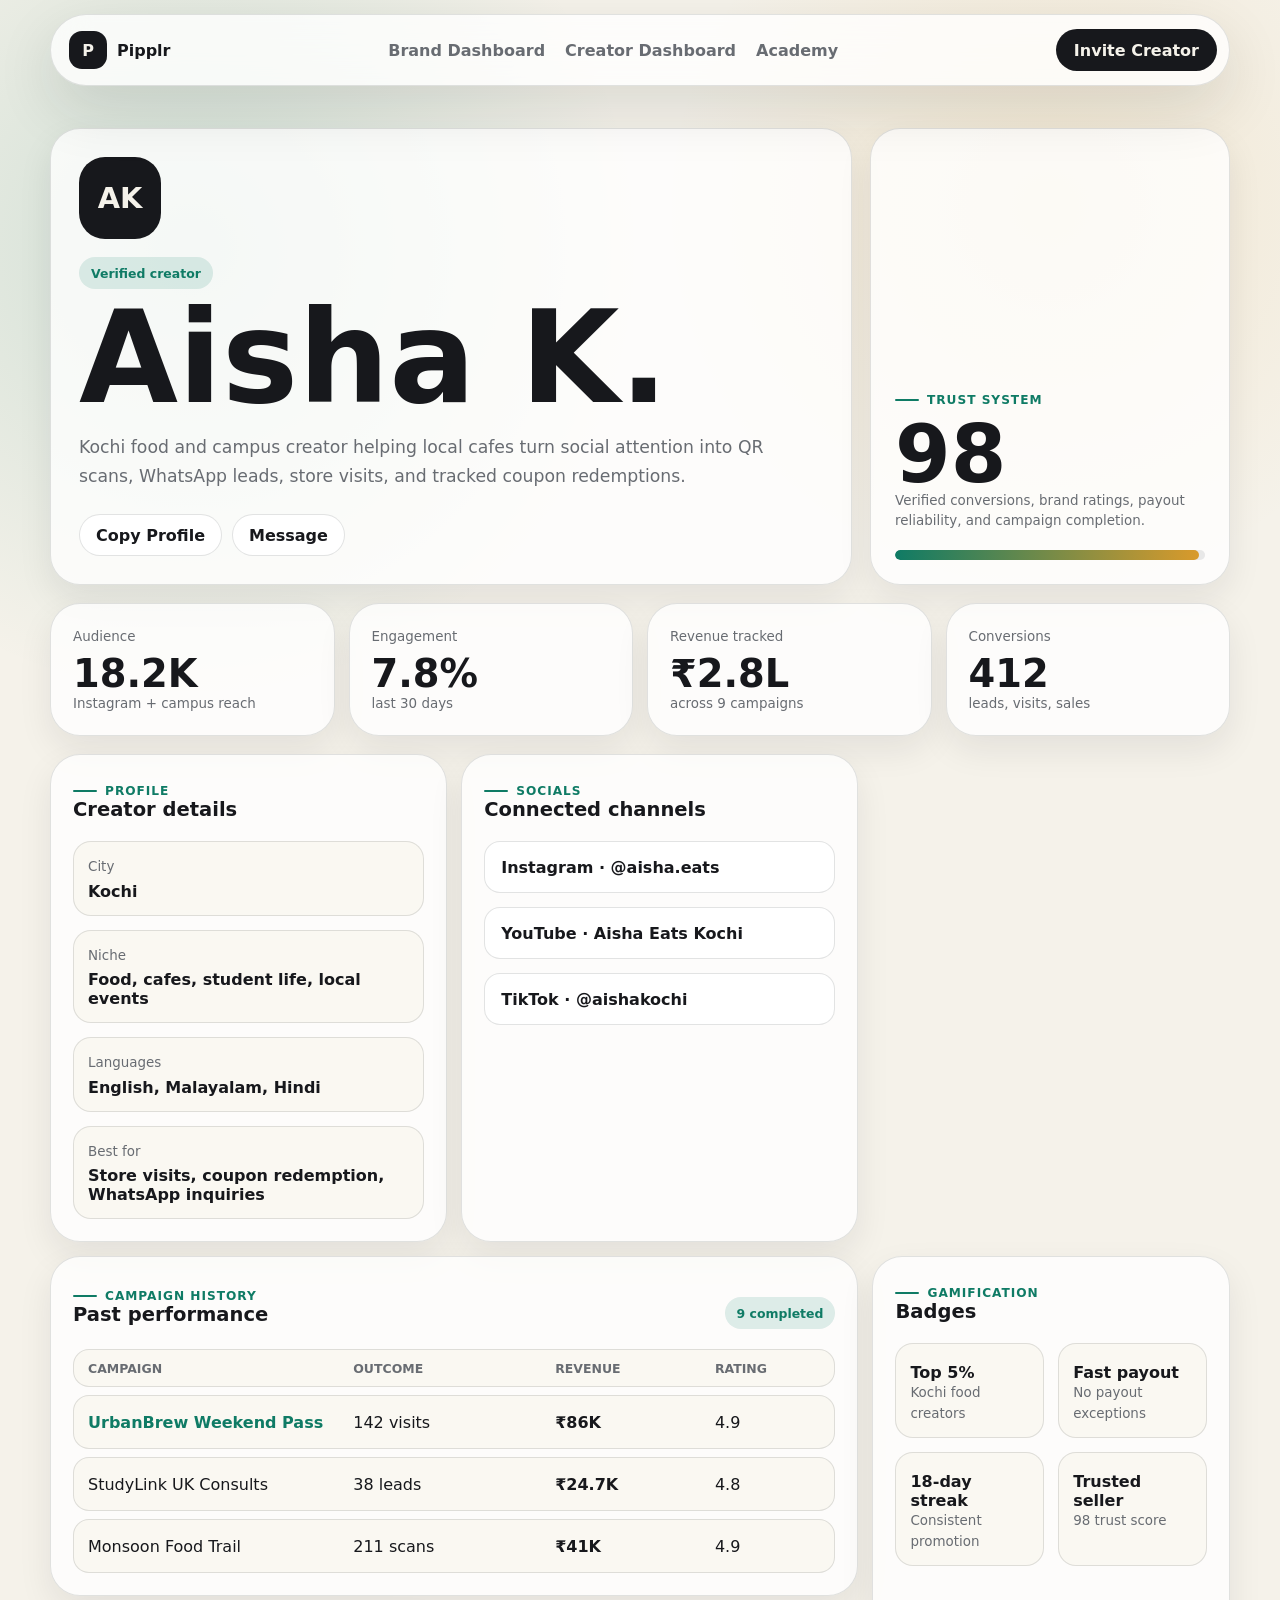
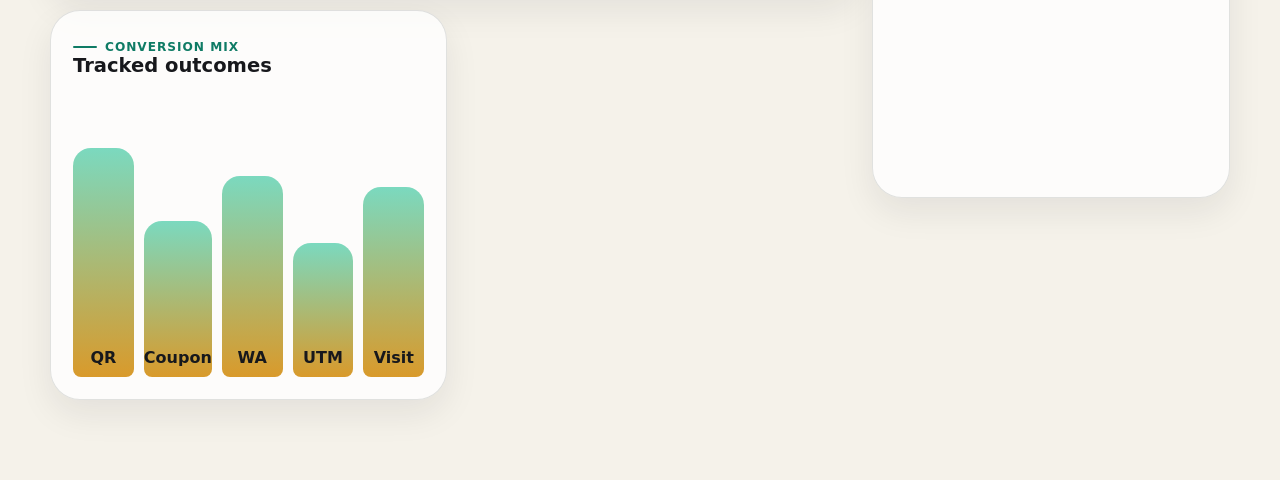
<file: creator-profile.html>
<!doctype html>
<html lang="en">
  <head>
    <meta charset="utf-8" />
    <meta name="viewport" content="width=device-width, initial-scale=1" />
    <title>Aisha K. | Pipplr Creator Profile</title>
    <meta
      name="description"
      content="Pipplr public creator profile with city, niche, trust score, audience, social links, campaign history, and performance stats."
    />
    <link rel="stylesheet" href="creator-profile.css" />
  </head>
  <body>
    <header class="topbar">
      <a class="brand" href="index.html"><span class="brand-mark">P</span><span>Pipplr</span></a>
      <nav>
        <a href="brand-dashboard.html">Brand Dashboard</a>
        <a href="creator-dashboard.html">Creator Dashboard</a>
        <a href="academy.html">Academy</a>
      </nav>
      <button class="primary-button" type="button" id="inviteCreator">Invite Creator</button>
    </header>

    <main>
      <section class="profile-hero">
        <div class="profile-card">
          <span class="avatar">AK</span>
          <span class="status-pill">Verified creator</span>
          <h1>Aisha K.</h1>
          <p>
            Kochi food and campus creator helping local cafes turn social attention into QR scans,
            WhatsApp leads, store visits, and tracked coupon redemptions.
          </p>
          <div class="profile-actions">
            <button class="secondary-button" type="button" id="copyProfile">Copy Profile</button>
            <button class="secondary-button" type="button" id="messageCreator">Message</button>
          </div>
        </div>
        <aside class="trust-panel">
          <span class="eyebrow">Trust system</span>
          <strong>98</strong>
          <small>Verified conversions, brand ratings, payout reliability, and campaign completion.</small>
          <div class="trust-meter"><span style="width: 98%"></span></div>
        </aside>
      </section>

      <section class="metric-grid">
        <article><span>Audience</span><strong>18.2K</strong><small>Instagram + campus reach</small></article>
        <article><span>Engagement</span><strong>7.8%</strong><small>last 30 days</small></article>
        <article><span>Revenue tracked</span><strong>₹2.8L</strong><small>across 9 campaigns</small></article>
        <article><span>Conversions</span><strong>412</strong><small>leads, visits, sales</small></article>
      </section>

      <section class="content-grid">
        <article class="panel">
          <div class="panel-heading"><div><span class="eyebrow">Profile</span><h2>Creator details</h2></div></div>
          <div class="detail-list">
            <div><span>City</span><strong>Kochi</strong></div>
            <div><span>Niche</span><strong>Food, cafes, student life, local events</strong></div>
            <div><span>Languages</span><strong>English, Malayalam, Hindi</strong></div>
            <div><span>Best for</span><strong>Store visits, coupon redemption, WhatsApp inquiries</strong></div>
          </div>
        </article>

        <article class="panel">
          <div class="panel-heading"><div><span class="eyebrow">Socials</span><h2>Connected channels</h2></div></div>
          <div class="social-list">
            <button type="button">Instagram · @aisha.eats</button>
            <button type="button">YouTube · Aisha Eats Kochi</button>
            <button type="button">TikTok · @aishakochi</button>
          </div>
        </article>

        <article class="panel campaigns-panel">
          <div class="panel-heading">
            <div><span class="eyebrow">Campaign history</span><h2>Past performance</h2></div>
            <span class="count-pill">9 completed</span>
          </div>
          <div class="campaign-table">
            <div class="campaign-row header"><span>Campaign</span><span>Outcome</span><span>Revenue</span><span>Rating</span></div>
            <div class="campaign-row"><a href="campaign-detail.html">UrbanBrew Weekend Pass</a><span>142 visits</span><strong>₹86K</strong><span>4.9</span></div>
            <div class="campaign-row"><span>StudyLink UK Consults</span><span>38 leads</span><strong>₹24.7K</strong><span>4.8</span></div>
            <div class="campaign-row"><span>Monsoon Food Trail</span><span>211 scans</span><strong>₹41K</strong><span>4.9</span></div>
          </div>
        </article>

        <article class="panel badges-panel">
          <div class="panel-heading"><div><span class="eyebrow">Gamification</span><h2>Badges</h2></div></div>
          <div class="badge-grid">
            <div><strong>Top 5%</strong><span>Kochi food creators</span></div>
            <div><strong>Fast payout</strong><span>No payout exceptions</span></div>
            <div><strong>18-day streak</strong><span>Consistent promotion</span></div>
            <div><strong>Trusted seller</strong><span>98 trust score</span></div>
          </div>
        </article>

        <article class="panel chart-panel">
          <div class="panel-heading"><div><span class="eyebrow">Conversion mix</span><h2>Tracked outcomes</h2></div></div>
          <div class="bar-chart">
            <div style="--h: 82%"><span>QR</span></div>
            <div style="--h: 56%"><span>Coupon</span></div>
            <div style="--h: 72%"><span>WA</span></div>
            <div style="--h: 48%"><span>UTM</span></div>
            <div style="--h: 68%"><span>Visit</span></div>
          </div>
        </article>
      </section>
    </main>

    <div class="toast" id="toast" role="status" aria-live="polite" hidden></div>
    <script src="creator-profile.js"></script>
  </body>
</html>
</file>
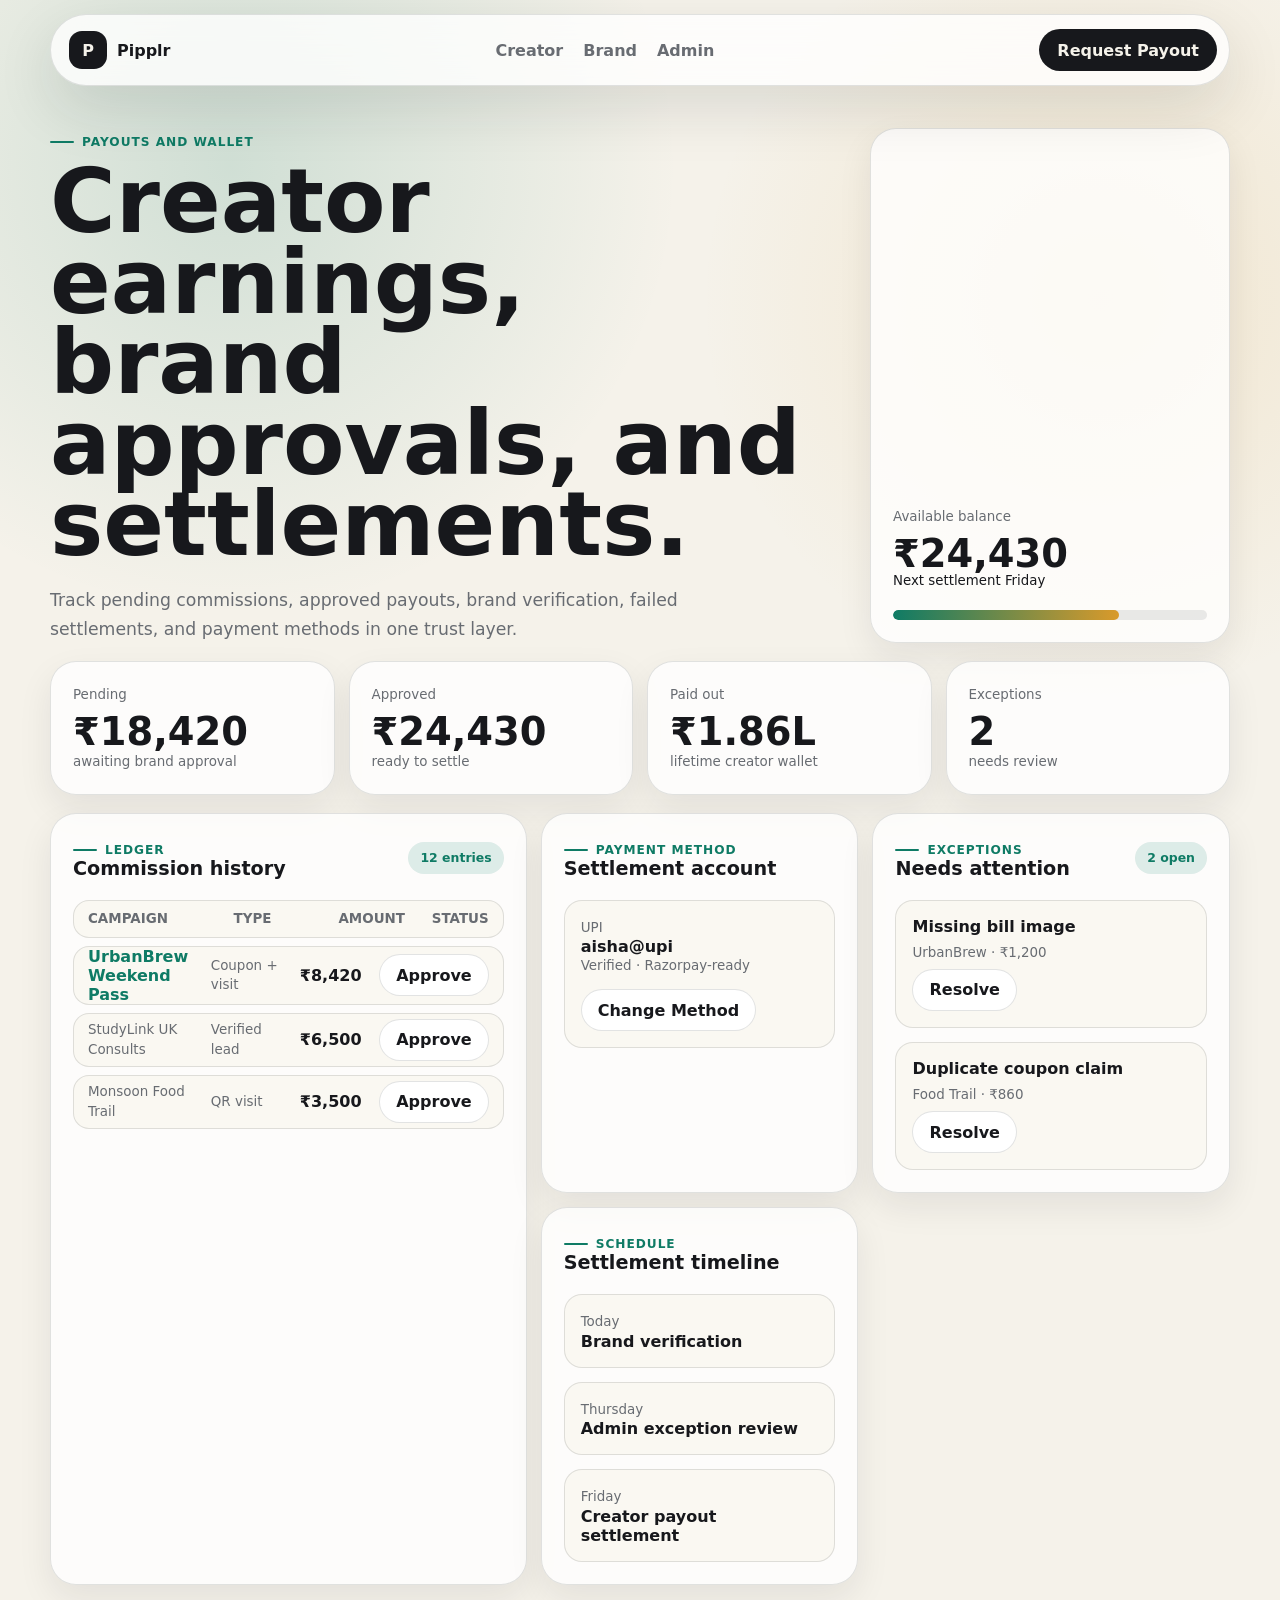
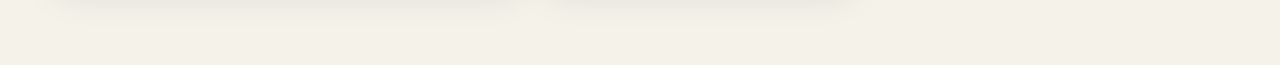
<file: payouts.html>
<!doctype html>
<html lang="en">
  <head>
    <meta charset="utf-8" />
    <meta name="viewport" content="width=device-width, initial-scale=1" />
    <title>Pipplr Payouts & Wallet</title>
    <meta
      name="description"
      content="Pipplr payouts and wallet page for creator commissions, brand approvals, settlement history, payout exceptions, and payment methods."
    />
    <link rel="stylesheet" href="payouts.css" />
  </head>
  <body>
    <header class="topbar">
      <a class="brand" href="index.html"><span class="brand-mark">P</span><span>Pipplr</span></a>
      <nav>
        <a href="creator-dashboard.html">Creator</a>
        <a href="brand-dashboard.html">Brand</a>
        <a href="admin-dashboard.html">Admin</a>
      </nav>
      <button class="primary-button" type="button" id="requestPayout">Request Payout</button>
    </header>

    <main>
      <section class="wallet-hero">
        <div>
          <span class="eyebrow">Payouts and wallet</span>
          <h1>Creator earnings, brand approvals, and settlements.</h1>
          <p>
            Track pending commissions, approved payouts, brand verification, failed settlements, and payment
            methods in one trust layer.
          </p>
        </div>
        <aside class="balance-card">
          <span>Available balance</span>
          <strong>₹24,430</strong>
          <small>Next settlement Friday</small>
          <div class="meter"><span style="width: 72%"></span></div>
        </aside>
      </section>

      <section class="metric-grid">
        <article><span>Pending</span><strong>₹18,420</strong><small>awaiting brand approval</small></article>
        <article><span>Approved</span><strong>₹24,430</strong><small>ready to settle</small></article>
        <article><span>Paid out</span><strong>₹1.86L</strong><small>lifetime creator wallet</small></article>
        <article><span>Exceptions</span><strong>2</strong><small>needs review</small></article>
      </section>

      <section class="content-grid">
        <article class="panel ledger-panel">
          <div class="panel-heading">
            <div><span class="eyebrow">Ledger</span><h2>Commission history</h2></div>
            <span class="count-pill">12 entries</span>
          </div>
          <div class="ledger-table">
            <div class="ledger-row header"><span>Campaign</span><span>Type</span><span>Amount</span><span>Status</span></div>
            <div class="ledger-row"><a href="campaign-detail.html">UrbanBrew Weekend Pass</a><span>Coupon + visit</span><strong>₹8,420</strong><button type="button">Approve</button></div>
            <div class="ledger-row"><span>StudyLink UK Consults</span><span>Verified lead</span><strong>₹6,500</strong><button type="button">Approve</button></div>
            <div class="ledger-row"><span>Monsoon Food Trail</span><span>QR visit</span><strong>₹3,500</strong><button type="button">Approve</button></div>
          </div>
        </article>

        <article class="panel method-panel">
          <div class="panel-heading"><div><span class="eyebrow">Payment method</span><h2>Settlement account</h2></div></div>
          <div class="method-card">
            <span>UPI</span>
            <strong>aisha@upi</strong>
            <small>Verified · Razorpay-ready</small>
            <button class="secondary-button" type="button" id="changeMethod">Change Method</button>
          </div>
        </article>

        <article class="panel exception-panel">
          <div class="panel-heading">
            <div><span class="eyebrow">Exceptions</span><h2>Needs attention</h2></div>
            <span class="count-pill">2 open</span>
          </div>
          <div class="exception-list">
            <div><strong>Missing bill image</strong><span>UrbanBrew · ₹1,200</span><button type="button">Resolve</button></div>
            <div><strong>Duplicate coupon claim</strong><span>Food Trail · ₹860</span><button type="button">Resolve</button></div>
          </div>
        </article>

        <article class="panel schedule-panel">
          <div class="panel-heading"><div><span class="eyebrow">Schedule</span><h2>Settlement timeline</h2></div></div>
          <div class="timeline">
            <div><span>Today</span><strong>Brand verification</strong></div>
            <div><span>Thursday</span><strong>Admin exception review</strong></div>
            <div><span>Friday</span><strong>Creator payout settlement</strong></div>
          </div>
        </article>
      </section>
    </main>

    <div class="toast" id="toast" role="status" aria-live="polite" hidden></div>
    <script src="payouts.js"></script>
  </body>
</html>
</file>
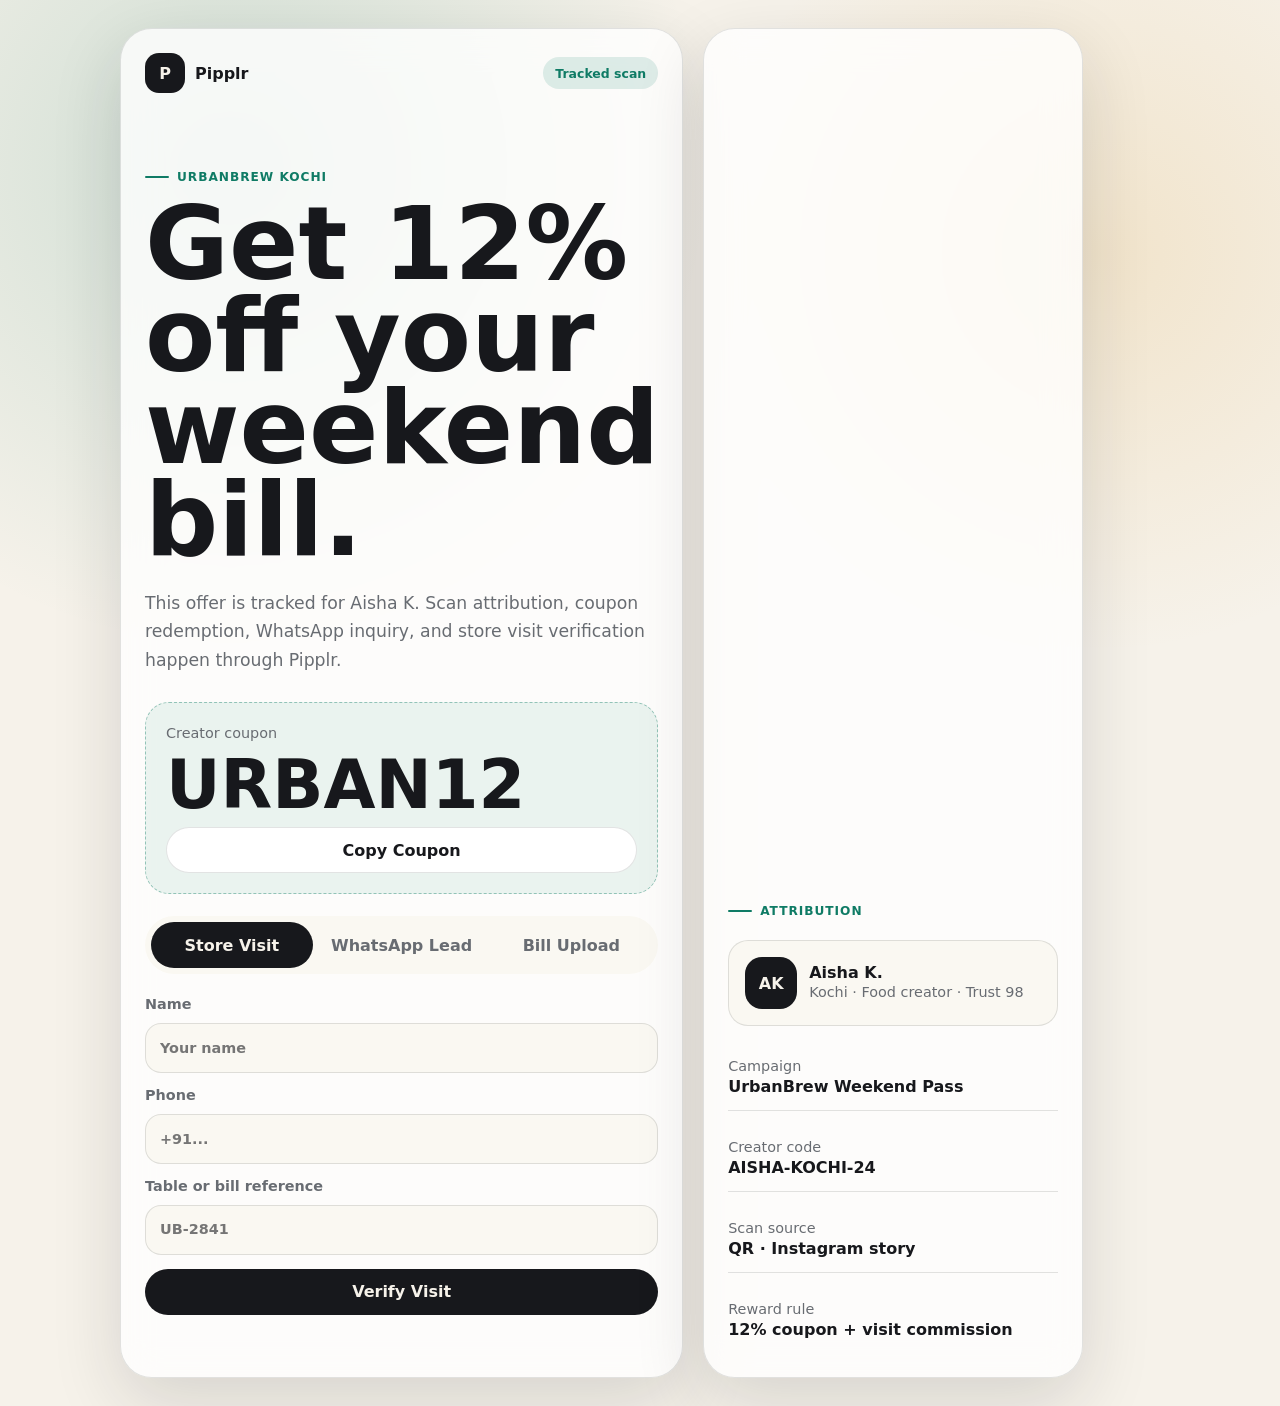
<file: scan.html>
<!doctype html>
<html lang="en">
  <head>
    <meta charset="utf-8" />
    <meta name="viewport" content="width=device-width, initial-scale=1" />
    <title>UrbanBrew Offer | Pipplr Scan</title>
    <meta
      name="description"
      content="Customer QR scan and conversion page for Pipplr campaigns with coupon redemption, WhatsApp lead capture, and offline attribution."
    />
    <link rel="stylesheet" href="scan.css" />
  </head>
  <body>
    <main class="scan-shell">
      <section class="offer-card">
        <div class="brand-row">
          <a class="brand" href="index.html"><span class="brand-mark">P</span><span>Pipplr</span></a>
          <span class="status-pill">Tracked scan</span>
        </div>

        <div class="offer-hero">
          <span class="eyebrow">UrbanBrew Kochi</span>
          <h1>Get 12% off your weekend bill.</h1>
          <p>
            This offer is tracked for Aisha K. Scan attribution, coupon redemption, WhatsApp inquiry,
            and store visit verification happen through Pipplr.
          </p>
        </div>

        <div class="coupon-box">
          <span>Creator coupon</span>
          <strong>URBAN12</strong>
          <button type="button" id="copyCoupon">Copy Coupon</button>
        </div>

        <div class="conversion-tabs" role="tablist" aria-label="Conversion action">
          <button class="active" type="button" data-mode="visit">Store Visit</button>
          <button type="button" data-mode="lead">WhatsApp Lead</button>
          <button type="button" data-mode="bill">Bill Upload</button>
        </div>

        <form class="conversion-form" id="conversionForm">
          <div class="dynamic-fields" id="dynamicFields"></div>
          <button class="primary-button" type="submit" id="submitConversion">Verify Visit</button>
        </form>

        <p class="form-note" id="formNote" aria-live="polite"></p>
      </section>

      <aside class="attribution-panel">
        <span class="eyebrow">Attribution</span>
        <div class="creator-mini">
          <span class="avatar">AK</span>
          <div>
            <strong>Aisha K.</strong>
            <small>Kochi · Food creator · Trust 98</small>
          </div>
        </div>
        <div class="tracking-list">
          <div><span>Campaign</span><strong>UrbanBrew Weekend Pass</strong></div>
          <div><span>Creator code</span><strong>AISHA-KOCHI-24</strong></div>
          <div><span>Scan source</span><strong>QR · Instagram story</strong></div>
          <div><span>Reward rule</span><strong>12% coupon + visit commission</strong></div>
        </div>
      </aside>
    </main>

    <script src="scan.js"></script>
  </body>
</html>
</file>
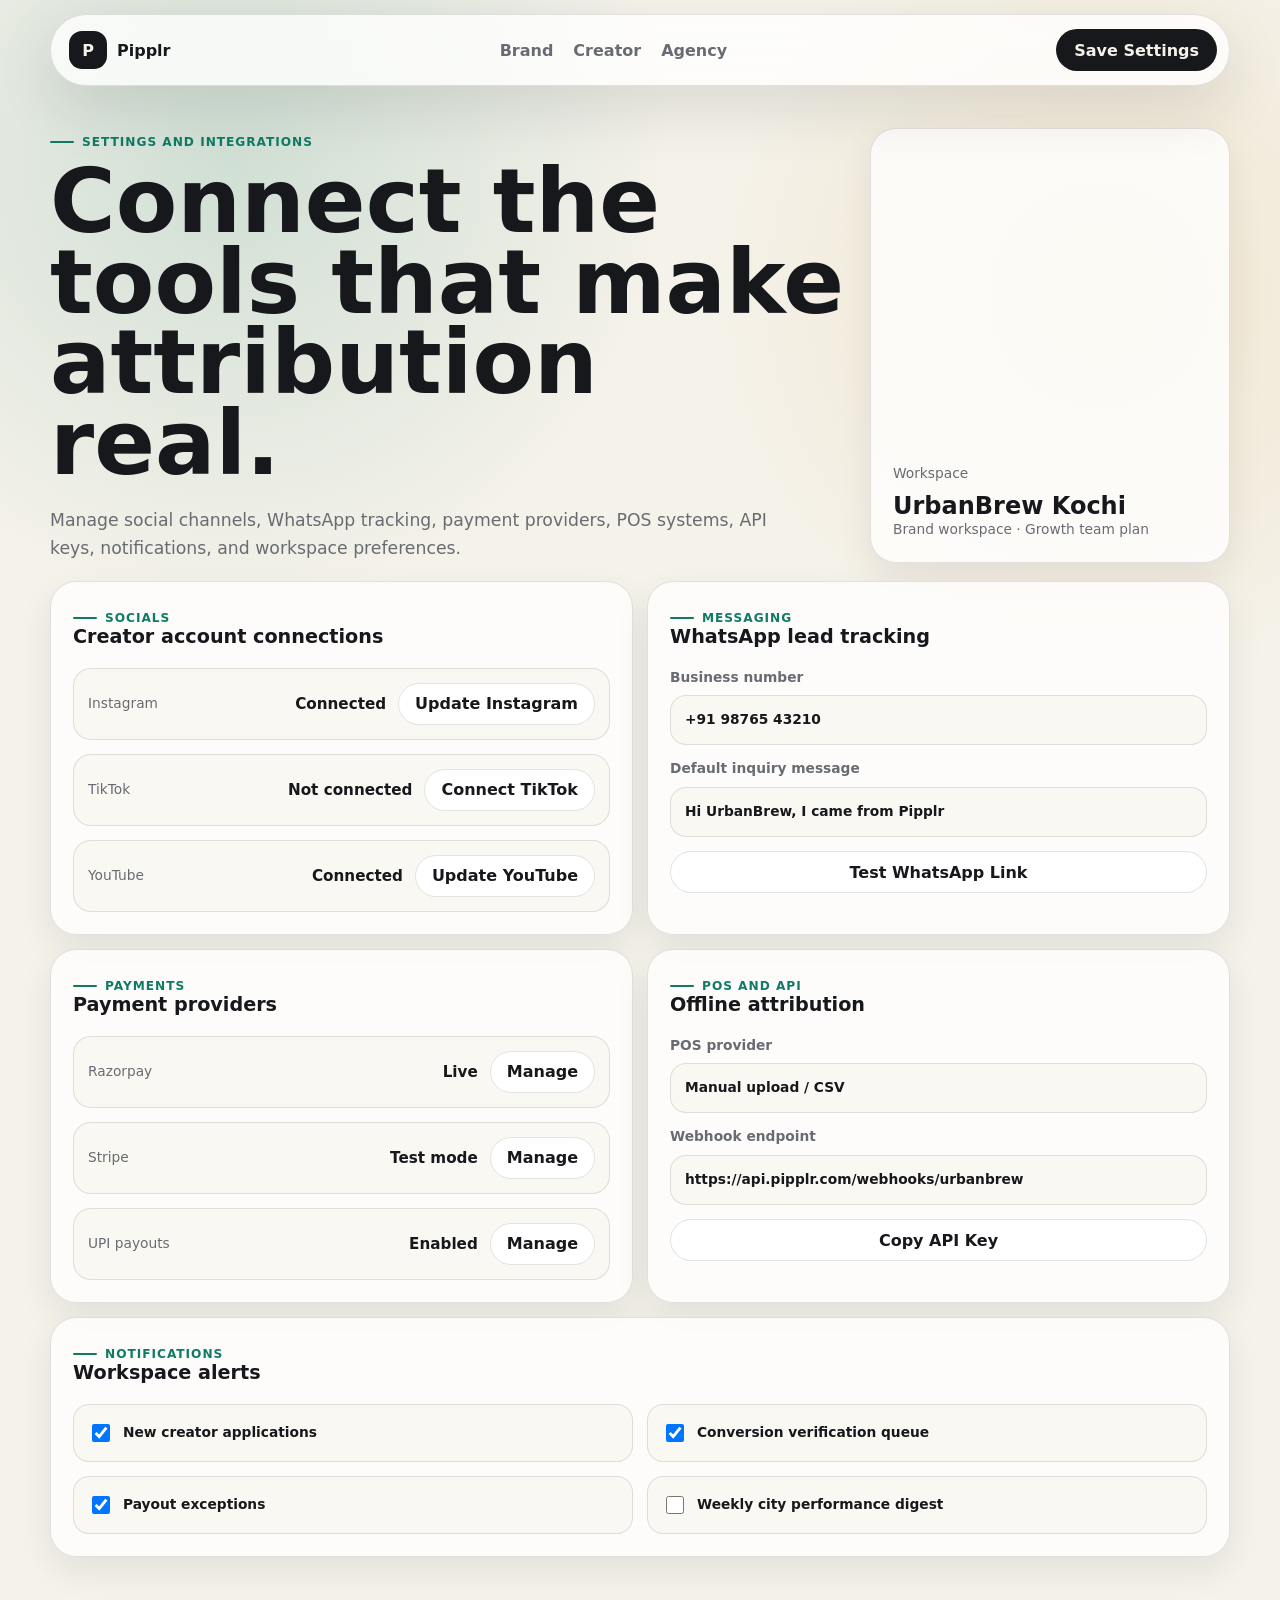
<file: settings.html>
<!doctype html>
<html lang="en">
  <head>
    <meta charset="utf-8" />
    <meta name="viewport" content="width=device-width, initial-scale=1" />
    <title>Pipplr Settings & Integrations</title>
    <meta
      name="description"
      content="Pipplr settings for integrations, payment providers, social accounts, API keys, notifications, POS systems, and workspace preferences."
    />
    <link rel="stylesheet" href="settings.css" />
  </head>
  <body>
    <header class="topbar">
      <a class="brand" href="index.html"><span class="brand-mark">P</span><span>Pipplr</span></a>
      <nav>
        <a href="brand-dashboard.html">Brand</a>
        <a href="creator-dashboard.html">Creator</a>
        <a href="agency-dashboard.html">Agency</a>
      </nav>
      <button class="primary-button" type="button" id="saveSettings">Save Settings</button>
    </header>

    <main>
      <section class="settings-hero">
        <div>
          <span class="eyebrow">Settings and integrations</span>
          <h1>Connect the tools that make attribution real.</h1>
          <p>
            Manage social channels, WhatsApp tracking, payment providers, POS systems, API keys,
            notifications, and workspace preferences.
          </p>
        </div>
        <aside class="workspace-card">
          <span>Workspace</span>
          <strong>UrbanBrew Kochi</strong>
          <small>Brand workspace · Growth team plan</small>
        </aside>
      </section>

      <section class="content-grid">
        <article class="panel">
          <div class="panel-heading"><div><span class="eyebrow">Socials</span><h2>Creator account connections</h2></div></div>
          <div class="integration-list">
            <div><span>Instagram</span><strong>Connected</strong><button type="button">Update Instagram</button></div>
            <div><span>TikTok</span><strong>Not connected</strong><button type="button">Connect TikTok</button></div>
            <div><span>YouTube</span><strong>Connected</strong><button type="button">Update YouTube</button></div>
          </div>
        </article>

        <article class="panel">
          <div class="panel-heading"><div><span class="eyebrow">Messaging</span><h2>WhatsApp lead tracking</h2></div></div>
          <div class="setting-list">
            <label>Business number<input value="+91 98765 43210" /></label>
            <label>Default inquiry message<input value="Hi UrbanBrew, I came from Pipplr" /></label>
            <button class="secondary-button" type="button" id="testWhatsApp">Test WhatsApp Link</button>
          </div>
        </article>

        <article class="panel">
          <div class="panel-heading"><div><span class="eyebrow">Payments</span><h2>Payment providers</h2></div></div>
          <div class="integration-list">
            <div><span>Razorpay</span><strong>Live</strong><button type="button">Manage</button></div>
            <div><span>Stripe</span><strong>Test mode</strong><button type="button">Manage</button></div>
            <div><span>UPI payouts</span><strong>Enabled</strong><button type="button">Manage</button></div>
          </div>
        </article>

        <article class="panel">
          <div class="panel-heading"><div><span class="eyebrow">POS and API</span><h2>Offline attribution</h2></div></div>
          <div class="setting-list">
            <label>POS provider<input value="Manual upload / CSV" /></label>
            <label>Webhook endpoint<input value="https://api.pipplr.com/webhooks/urbanbrew" /></label>
            <button class="secondary-button" type="button" id="copyApiKey">Copy API Key</button>
          </div>
        </article>

        <article class="panel wide-panel">
          <div class="panel-heading"><div><span class="eyebrow">Notifications</span><h2>Workspace alerts</h2></div></div>
          <div class="toggle-grid">
            <label><input type="checkbox" checked /> New creator applications</label>
            <label><input type="checkbox" checked /> Conversion verification queue</label>
            <label><input type="checkbox" checked /> Payout exceptions</label>
            <label><input type="checkbox" /> Weekly city performance digest</label>
          </div>
        </article>
      </section>
    </main>

    <div class="toast" id="toast" role="status" aria-live="polite" hidden></div>
    <script src="settings.js"></script>
  </body>
</html>
</file>
<file: styles.css>
:root {
  color-scheme: light;
  --bg: #f7f5ef;
  --surface: rgba(255, 255, 255, 0.78);
  --surface-strong: #ffffff;
  --ink: #16171a;
  --muted: #65686f;
  --line: rgba(22, 23, 26, 0.12);
  --accent: #0e7c66;
  --accent-strong: #084f42;
  --coral: #f06d50;
  --gold: #d99a2b;
  --sky: #3d7edb;
  --shadow: 0 24px 70px rgba(28, 31, 36, 0.16);
}

html[data-theme="dark"] {
  color-scheme: dark;
  --bg: #111318;
  --surface: rgba(28, 31, 38, 0.78);
  --surface-strong: #1b1f27;
  --ink: #f5f0e7;
  --muted: #b7b0a5;
  --line: rgba(245, 240, 231, 0.14);
  --accent: #65d6b8;
  --accent-strong: #91f2d5;
  --coral: #ff947d;
  --gold: #f1bd58;
  --sky: #79aaf3;
  --shadow: 0 24px 70px rgba(0, 0, 0, 0.32);
}

* {
  box-sizing: border-box;
}

html {
  scroll-behavior: smooth;
  scroll-padding-top: 104px;
}

body {
  margin: 0;
  min-width: 320px;
  background:
    radial-gradient(circle at 14% 8%, rgba(14, 124, 102, 0.18), transparent 28rem),
    radial-gradient(circle at 88% 18%, rgba(240, 109, 80, 0.16), transparent 25rem),
    linear-gradient(180deg, var(--bg), var(--bg));
  color: var(--ink);
  font-family: ui-sans-serif, system-ui, -apple-system, BlinkMacSystemFont, "Segoe UI", sans-serif;
  letter-spacing: 0;
}

a {
  color: inherit;
  text-decoration: none;
}

button,
a {
  -webkit-tap-highlight-color: transparent;
}

button {
  font: inherit;
}

.site-header {
  position: sticky;
  top: 0;
  z-index: 10;
  display: flex;
  align-items: center;
  justify-content: space-between;
  width: min(1180px, calc(100% - 32px));
  min-height: 72px;
  margin: 16px auto 0;
  padding: 10px 12px 10px 18px;
  border: 1px solid var(--line);
  border-radius: 999px;
  background: var(--surface);
  box-shadow: 0 16px 40px rgba(19, 22, 26, 0.08);
  backdrop-filter: blur(20px);
}

.brand,
.header-actions,
.desktop-nav,
.hero-actions,
.proof-strip,
.dashboard-topbar,
.campaign-stats,
.logos,
.leaderboard-row,
.site-footer {
  display: flex;
  align-items: center;
}

.brand {
  gap: 10px;
  font-size: 1.05rem;
  font-weight: 800;
}

.brand-mark {
  display: grid;
  width: 36px;
  height: 36px;
  place-items: center;
  border-radius: 12px;
  background: var(--ink);
  color: var(--bg);
}

.desktop-nav {
  gap: 24px;
  color: var(--muted);
  font-size: 0.93rem;
  font-weight: 600;
}

.desktop-nav a:hover {
  color: var(--ink);
}

.header-actions {
  gap: 10px;
}

.icon-button {
  display: grid;
  width: 42px;
  height: 42px;
  place-items: center;
  border: 1px solid var(--line);
  border-radius: 999px;
  background: var(--surface-strong);
  color: var(--ink);
  cursor: pointer;
}

.sun-icon {
  width: 17px;
  height: 17px;
  border: 2px solid currentColor;
  border-radius: 50%;
  box-shadow: 0 0 0 5px rgba(217, 154, 43, 0.16);
}

.nav-cta,
.button {
  display: inline-flex;
  align-items: center;
  justify-content: center;
  min-height: 44px;
  border-radius: 999px;
  font-weight: 750;
  white-space: nowrap;
}

.nav-cta {
  padding: 0 18px;
  border: 0;
  background: var(--ink);
  color: var(--bg);
  cursor: pointer;
}

.section-shell {
  width: min(1180px, calc(100% - 32px));
  margin: 0 auto;
}

.hero {
  display: grid;
  grid-template-columns: minmax(0, 0.95fr) minmax(430px, 1.05fr);
  gap: 48px;
  align-items: start;
  padding: 44px 0 42px;
}

.eyebrow {
  display: inline-flex;
  align-items: center;
  gap: 8px;
  color: var(--accent-strong);
  font-size: 0.77rem;
  font-weight: 800;
  letter-spacing: 0.08em;
  text-transform: uppercase;
}

.eyebrow::before {
  content: "";
  width: 28px;
  height: 2px;
  border-radius: 10px;
  background: currentColor;
}

h1,
h2,
h3,
p {
  margin: 0;
}

h1 {
  max-width: 680px;
  margin-top: 18px;
  font-size: clamp(3.05rem, 5.1vw, 4.75rem);
  line-height: 0.92;
  letter-spacing: 0;
}

h2 {
  max-width: 780px;
  font-size: clamp(2rem, 4.4vw, 4.2rem);
  line-height: 0.98;
  letter-spacing: 0;
}

h3 {
  font-size: 1.08rem;
  line-height: 1.2;
}

.hero-subtitle,
.section-heading p,
.leaderboard-layout p,
.final-cta p {
  color: var(--muted);
  font-size: clamp(1rem, 1.8vw, 1.2rem);
  line-height: 1.65;
}

.hero-subtitle {
  max-width: 640px;
  margin-top: 22px;
}

.hero-actions {
  flex-wrap: wrap;
  gap: 12px;
  margin-top: 24px;
}

.button {
  min-width: 150px;
  padding: 0 22px;
  border: 1px solid var(--line);
  cursor: pointer;
}

.button.primary {
  border-color: transparent;
  background: var(--ink);
  color: var(--bg);
}

.button.secondary {
  border-color: transparent;
  background: var(--accent);
  color: #ffffff;
}

.button.ghost {
  background: var(--surface);
  color: var(--ink);
}

.proof-strip {
  flex-wrap: wrap;
  gap: 12px;
  margin-top: 22px;
}

.proof-strip div,
.stat-card,
.metric-card,
.campaign-card,
.qr-card,
.feature-columns article,
.steps article,
.type-grid article,
.campaign-showcase article,
.city-panel {
  border: 1px solid var(--line);
  background: var(--surface);
  box-shadow: 0 14px 34px rgba(20, 24, 29, 0.07);
  backdrop-filter: blur(18px);
}

.proof-strip div {
  min-width: 142px;
  padding: 14px 16px;
  border-radius: 18px;
}

.proof-strip strong,
.stat-card strong {
  display: block;
  font-size: 1.35rem;
}

.proof-strip span,
.stat-card span,
small,
.card-label {
  color: var(--muted);
  font-size: 0.82rem;
  line-height: 1.4;
}

.dashboard-preview {
  position: relative;
  overflow: hidden;
  min-height: 525px;
  border: 1px solid var(--line);
  border-radius: 30px;
  background:
    linear-gradient(140deg, rgba(255, 255, 255, 0.62), rgba(255, 255, 255, 0.16)),
    linear-gradient(135deg, rgba(14, 124, 102, 0.22), rgba(240, 109, 80, 0.16));
  box-shadow: var(--shadow);
}

html[data-theme="dark"] .dashboard-preview {
  background:
    linear-gradient(140deg, rgba(255, 255, 255, 0.08), rgba(255, 255, 255, 0.02)),
    linear-gradient(135deg, rgba(101, 214, 184, 0.15), rgba(255, 148, 125, 0.12));
}

.dashboard-preview::before {
  position: absolute;
  inset: 14px;
  content: "";
  border: 1px solid rgba(255, 255, 255, 0.34);
  border-radius: 24px;
  pointer-events: none;
}

.dashboard-topbar {
  position: relative;
  justify-content: space-between;
  padding: 24px;
}

.window-dot {
  display: inline-block;
  width: 10px;
  height: 10px;
  margin-right: 6px;
  border-radius: 50%;
  background: var(--ink);
  opacity: 0.28;
}

.live-pill {
  padding: 8px 12px;
  border-radius: 999px;
  background: rgba(14, 124, 102, 0.16);
  color: var(--accent-strong);
  font-size: 0.78rem;
  font-weight: 800;
}

.dashboard-grid {
  position: relative;
  display: grid;
  grid-template-columns: 1.1fr 0.9fr;
  gap: 14px;
  padding: 0 24px 24px;
}

.metric-card,
.campaign-card,
.qr-card {
  border-radius: 22px;
  padding: 20px;
}

.metric-card-large {
  grid-row: span 2;
}

.metric-card strong {
  display: block;
  margin-top: 10px;
  font-size: clamp(1.9rem, 4vw, 3.2rem);
}

.sparkline {
  display: flex;
  align-items: end;
  gap: 9px;
  height: 142px;
  margin-top: 22px;
}

.sparkline span {
  flex: 1;
  min-width: 16px;
  border-radius: 12px 12px 4px 4px;
  background: linear-gradient(180deg, var(--accent), var(--gold));
  animation: barPulse 2.8s ease-in-out infinite;
}

.sparkline span:nth-child(2n) {
  animation-delay: 0.3s;
}

.sparkline span:nth-child(3n) {
  animation-delay: 0.7s;
}

.campaign-card {
  grid-column: span 2;
}

.campaign-card strong,
.qr-card strong {
  display: block;
  margin-top: 6px;
}

.campaign-progress {
  height: 12px;
  margin: 18px 0 12px;
  overflow: hidden;
  border-radius: 999px;
  background: rgba(100, 104, 111, 0.15);
}

.campaign-progress span {
  display: block;
  width: 72%;
  height: 100%;
  border-radius: inherit;
  background: linear-gradient(90deg, var(--accent), var(--coral));
}

.campaign-stats {
  justify-content: space-between;
  color: var(--muted);
  font-size: 0.85rem;
}

.qr-card {
  grid-column: span 2;
  display: grid;
  grid-template-columns: 106px 1fr;
  gap: 16px;
  align-items: center;
}

.qr-code {
  display: grid;
  grid-template-columns: repeat(6, 1fr);
  gap: 4px;
  width: 100px;
  height: 100px;
  padding: 10px;
  border-radius: 18px;
  background: var(--surface-strong);
}

.qr-code span {
  border-radius: 3px;
  background: var(--ink);
}

.qr-code span:nth-child(3n),
.qr-code span:nth-child(5n) {
  opacity: 0.18;
}

.logos {
  flex-wrap: wrap;
  justify-content: center;
  gap: 12px;
  padding: 0 0 80px;
}

.logos span {
  padding: 10px 16px;
  border: 1px solid var(--line);
  border-radius: 999px;
  color: var(--muted);
  background: var(--surface);
  font-weight: 700;
}

.section-heading {
  margin-bottom: 32px;
}

.section-heading h2 {
  margin-top: 12px;
}

.split {
  display: grid;
  grid-template-columns: minmax(0, 1fr) minmax(280px, 0.56fr);
  gap: 32px;
  align-items: end;
}

.steps,
.feature-columns,
.campaign-showcase {
  display: grid;
  grid-template-columns: repeat(3, 1fr);
  gap: 16px;
}

.steps article,
.feature-columns article,
.type-grid article,
.campaign-showcase article {
  border-radius: 24px;
  padding: 24px;
}

.steps p,
.feature-columns li {
  color: var(--muted);
  line-height: 1.6;
}

.step-number {
  display: inline-grid;
  width: 42px;
  height: 42px;
  margin-bottom: 42px;
  place-items: center;
  border-radius: 14px;
  background: var(--ink);
  color: var(--bg);
  font-weight: 800;
}

.creator-types,
.features,
.social-proof,
#campaigns,
.final-cta {
  padding: 110px 0 0;
}

.type-grid {
  display: grid;
  grid-template-columns: repeat(4, 1fr);
  gap: 14px;
}

.type-grid article {
  min-height: 150px;
}

.type-grid span {
  display: grid;
  width: 44px;
  height: 44px;
  margin-bottom: 26px;
  place-items: center;
  border-radius: 14px;
  background: rgba(240, 109, 80, 0.14);
  color: var(--coral);
  font-weight: 800;
}

.type-grid strong,
.type-grid small,
.campaign-showcase span,
.campaign-showcase strong,
.campaign-showcase small {
  display: block;
}

.type-grid small {
  margin-top: 8px;
}

.city-section {
  scroll-margin-top: 104px;
  margin-top: 110px;
  padding: 90px 0;
  background: linear-gradient(135deg, rgba(14, 124, 102, 0.11), rgba(61, 126, 219, 0.1));
}

.city-layout {
  display: grid;
  grid-template-columns: minmax(0, 1fr) 360px;
  gap: 18px;
  align-items: stretch;
}

.city-map {
  position: relative;
  min-height: 470px;
  overflow: hidden;
  border: 1px solid var(--line);
  border-radius: 28px;
  background:
    linear-gradient(90deg, rgba(100, 104, 111, 0.12) 1px, transparent 1px),
    linear-gradient(rgba(100, 104, 111, 0.12) 1px, transparent 1px),
    radial-gradient(circle at 45% 60%, rgba(14, 124, 102, 0.25), transparent 18rem),
    var(--surface);
  background-size: 52px 52px, 52px 52px, auto, auto;
}

.city-pin {
  position: absolute;
  left: var(--x);
  top: var(--y);
  transform: translate(-50%, -50%);
  min-height: 34px;
  padding: 0 12px;
  border: 1px solid var(--line);
  border-radius: 999px;
  background: var(--surface-strong);
  color: var(--ink);
  font: inherit;
  font-size: 0.78rem;
  font-weight: 800;
  cursor: pointer;
  box-shadow: 0 12px 24px rgba(20, 24, 29, 0.12);
}

.city-pin.active {
  background: var(--ink);
  color: var(--bg);
}

.city-panel {
  border-radius: 28px;
  padding: 28px;
}

.city-panel h3 {
  margin: 12px 0 26px;
  font-size: 2.4rem;
}

.city-stats {
  display: grid;
  gap: 14px;
}

.city-stats div {
  padding: 16px;
  border: 1px solid var(--line);
  border-radius: 18px;
  background: rgba(255, 255, 255, 0.28);
}

.city-stats strong,
.city-stats span {
  display: block;
}

.city-stats strong {
  font-size: 1.2rem;
}

.city-stats span {
  margin-top: 4px;
  color: var(--muted);
  font-size: 0.82rem;
}

.feature-columns article:nth-child(1) {
  border-top: 5px solid var(--accent);
}

.feature-columns article:nth-child(2) {
  border-top: 5px solid var(--coral);
}

.feature-columns article:nth-child(3) {
  border-top: 5px solid var(--sky);
}

.feature-columns ul {
  display: grid;
  gap: 11px;
  margin: 20px 0 0;
  padding: 0;
  list-style: none;
}

.feature-columns li::before {
  content: "";
  display: inline-block;
  width: 8px;
  height: 8px;
  margin-right: 10px;
  border-radius: 50%;
  background: var(--accent);
}

.social-proof {
  display: grid;
  grid-template-columns: repeat(4, 1fr);
  gap: 14px;
}

.stat-card {
  padding: 24px;
  border-radius: 22px;
}

.stat-card strong {
  font-size: 2rem;
}

.campaign-showcase {
  grid-template-columns: repeat(5, 1fr);
}

.campaign-showcase article {
  min-height: 180px;
}

.campaign-showcase span {
  color: var(--muted);
  font-size: 0.84rem;
  font-weight: 800;
}

.campaign-showcase strong {
  margin-top: 30px;
  font-size: 1.25rem;
  line-height: 1.2;
}

.campaign-showcase small {
  margin-top: 12px;
}

.leaderboard-section {
  margin-top: 110px;
  padding: 90px 0;
  background: var(--ink);
  color: var(--bg);
}

.leaderboard-layout {
  display: grid;
  grid-template-columns: 0.78fr 1fr;
  gap: 42px;
  align-items: center;
}

.leaderboard-layout .eyebrow,
.leaderboard-layout p {
  color: color-mix(in srgb, var(--bg) 78%, transparent);
}

.leaderboard {
  display: grid;
  gap: 10px;
}

.leaderboard-row {
  display: grid;
  grid-template-columns: 1.2fr 1fr 1fr 0.7fr;
  gap: 12px;
  min-height: 58px;
  padding: 0 18px;
  border: 1px solid rgba(255, 255, 255, 0.16);
  border-radius: 18px;
  background: rgba(255, 255, 255, 0.08);
  font-weight: 750;
}

.leaderboard-row.header {
  min-height: 42px;
  color: rgba(255, 255, 255, 0.65);
  font-size: 0.78rem;
  text-transform: uppercase;
}

.final-cta {
  max-width: 860px;
  padding-bottom: 110px;
  text-align: center;
}

.final-cta .eyebrow {
  justify-content: center;
}

.final-cta .eyebrow::before {
  display: none;
}

.final-cta h2 {
  margin: 12px auto 0;
}

.final-cta p {
  max-width: 660px;
  margin: 20px auto 0;
}

.final-cta .hero-actions {
  justify-content: center;
}

.site-footer {
  justify-content: space-between;
  width: min(1180px, calc(100% - 32px));
  margin: 0 auto;
  padding: 28px 0 40px;
  border-top: 1px solid var(--line);
  color: var(--muted);
  font-size: 0.9rem;
}

.site-footer span:first-child {
  color: var(--ink);
  font-weight: 800;
}

.modal-backdrop {
  position: fixed;
  inset: 0;
  z-index: 40;
  display: grid;
  place-items: center;
  padding: 20px;
  background: rgba(17, 19, 24, 0.62);
  backdrop-filter: blur(14px);
}

.modal-backdrop[hidden] {
  display: none;
}

.signup-modal {
  position: relative;
  width: min(520px, 100%);
  border: 1px solid var(--line);
  border-radius: 28px;
  background: var(--surface-strong);
  box-shadow: var(--shadow);
  padding: 30px;
}

.signup-modal h2 {
  margin-top: 12px;
  font-size: clamp(2rem, 8vw, 3.2rem);
}

.signup-modal p {
  margin-top: 14px;
  color: var(--muted);
  line-height: 1.55;
}

.modal-close {
  position: absolute;
  top: 16px;
  right: 16px;
  width: 40px;
  height: 40px;
  border: 1px solid var(--line);
  border-radius: 999px;
  background: var(--surface);
  cursor: pointer;
}

.modal-close::before,
.modal-close::after {
  position: absolute;
  top: 19px;
  left: 11px;
  width: 18px;
  height: 2px;
  border-radius: 99px;
  background: var(--ink);
  content: "";
}

.modal-close::before {
  transform: rotate(45deg);
}

.modal-close::after {
  transform: rotate(-45deg);
}

.signup-form {
  display: grid;
  gap: 14px;
  margin-top: 24px;
}

.signup-form label {
  display: grid;
  gap: 8px;
  color: var(--ink);
  font-size: 0.9rem;
  font-weight: 800;
}

.signup-form input {
  width: 100%;
  min-height: 48px;
  border: 1px solid var(--line);
  border-radius: 14px;
  background: var(--surface);
  color: var(--ink);
  font: inherit;
  padding: 0 14px;
}

.signup-form input:focus {
  border-color: var(--accent);
  outline: 3px solid color-mix(in srgb, var(--accent) 24%, transparent);
}

.form-note {
  min-height: 24px;
  font-weight: 700;
}

@keyframes barPulse {
  0%,
  100% {
    transform: scaleY(0.88);
  }
  50% {
    transform: scaleY(1);
  }
}

@media (max-width: 980px) {
  .desktop-nav {
    display: none;
  }

  .hero,
  .split,
  .city-layout,
  .leaderboard-layout {
    grid-template-columns: 1fr;
  }

  .hero {
    min-height: auto;
    padding-top: 64px;
  }

  .dashboard-preview {
    min-height: auto;
  }

  .steps,
  .feature-columns,
  .social-proof {
    grid-template-columns: 1fr 1fr;
  }

  .type-grid,
  .campaign-showcase {
    grid-template-columns: repeat(2, 1fr);
  }

  .city-layout {
    gap: 16px;
  }
}

@media (max-width: 680px) {
  .site-header {
    width: calc(100% - 20px);
    min-height: 62px;
    margin-top: 10px;
    padding: 8px 8px 8px 12px;
  }

  .nav-cta {
    display: none;
  }

  .section-shell {
    width: calc(100% - 24px);
  }

  .hero {
    gap: 30px;
    padding: 44px 0 38px;
  }

  h1 {
    font-size: clamp(3rem, 16vw, 4.7rem);
  }

  .button {
    flex: 1 1 100%;
    width: 100%;
  }

  .proof-strip div {
    flex: 1 1 100%;
  }

  .dashboard-grid {
    grid-template-columns: 1fr;
    padding: 0 14px 14px;
  }

  .metric-card-large,
  .campaign-card,
  .qr-card {
    grid-column: span 1;
    grid-row: span 1;
  }

  .qr-card {
    grid-template-columns: 1fr;
  }

  .sparkline {
    height: 120px;
  }

  .logos {
    justify-content: flex-start;
    padding-bottom: 60px;
  }

  .steps,
  .feature-columns,
  .type-grid,
  .social-proof,
  .campaign-showcase {
    grid-template-columns: 1fr;
  }

  .creator-types,
  .features,
  .social-proof,
  #campaigns,
  .final-cta {
    padding-top: 72px;
  }

  .city-section,
  .leaderboard-section {
    margin-top: 72px;
    padding: 64px 0;
  }

  .city-map {
    min-height: 430px;
  }

  .city-pin {
    font-size: 0.7rem;
  }

  .leaderboard-row {
    grid-template-columns: 1.2fr 0.8fr;
    min-height: auto;
    padding: 14px;
  }

  .leaderboard-row span:nth-child(3),
  .leaderboard-row span:nth-child(4) {
    color: color-mix(in srgb, var(--bg) 72%, transparent);
  }

  .site-footer {
    display: grid;
    gap: 8px;
  }
}
</file>
<file: academy.css>
:root {
  --bg: #f5f2ea;
  --panel: #ffffff;
  --soft: #faf8f2;
  --ink: #17181c;
  --muted: #686c72;
  --line: rgba(23,24,28,.12);
  --accent: #0f7b65;
  --mint: #7bd9bf;
  --gold: #d99a2b;
  --shadow: 0 22px 60px rgba(27,30,34,.12);
}
* { box-sizing: border-box; }
body {
  min-width: 320px;
  margin: 0;
  background: radial-gradient(circle at 18% 10%, rgba(15,123,101,.16), transparent 28rem), radial-gradient(circle at 86% 18%, rgba(217,154,43,.14), transparent 25rem), var(--bg);
  color: var(--ink);
  font-family: ui-sans-serif, system-ui, -apple-system, BlinkMacSystemFont, "Segoe UI", sans-serif;
}
button { font: inherit; cursor: pointer; }
a { color: inherit; text-decoration: none; }
.topbar, .brand, nav, .panel-heading { display: flex; align-items: center; }
.topbar { position: sticky; top: 14px; z-index: 5; justify-content: space-between; gap: 16px; width: min(1180px, calc(100% - 28px)); min-height: 72px; margin: 14px auto 0; padding: 10px 12px 10px 18px; border: 1px solid var(--line); border-radius: 999px; background: rgba(255,255,255,.78); box-shadow: var(--shadow); backdrop-filter: blur(18px); }
.brand { gap: 10px; font-weight: 850; }
.brand-mark { display: grid; width: 38px; height: 38px; place-items: center; border-radius: 13px; background: var(--ink); color: var(--bg); }
nav { gap: 20px; color: var(--muted); font-weight: 760; }
main { width: min(1180px, calc(100% - 28px)); margin: 0 auto; padding: 42px 0 80px; }
h1, h2, p { margin: 0; }
h1 { max-width: 880px; margin-top: 12px; font-size: clamp(3rem, 7vw, 6.4rem); line-height: .9; }
h2 { font-size: 1.2rem; }
.eyebrow { display: inline-flex; gap: 8px; align-items: center; color: var(--accent); font-size: .76rem; font-weight: 850; letter-spacing: .08em; text-transform: uppercase; }
.eyebrow::before { width: 24px; height: 2px; border-radius: 99px; background: currentColor; content: ""; }
.academy-hero { display: grid; grid-template-columns: minmax(0,1fr) 360px; gap: 18px; align-items: stretch; }
.academy-hero p { max-width: 720px; margin-top: 22px; color: var(--muted); font-size: 1.08rem; line-height: 1.65; }
.primary-button, .lesson-list button, .playbook-list button { min-height: 42px; border-radius: 999px; font-weight: 850; }
.primary-button { border: 0; padding: 0 18px; background: var(--ink); color: var(--bg); }
.lesson-list button, .playbook-list button { border: 1px solid var(--line); padding: 0 16px; background: var(--panel); color: var(--ink); }
.progress-card, .metric-grid article, .panel { border: 1px solid var(--line); border-radius: 26px; background: rgba(255,255,255,.78); box-shadow: 0 14px 34px rgba(27,30,34,.08); }
.progress-card { display: flex; flex-direction: column; justify-content: end; padding: 22px; }
.progress-card span, .progress-card small, .metric-grid span, .metric-grid small, .lesson-list span, .trust-list span { color: var(--muted); font-size: .84rem; line-height: 1.45; }
.progress-card strong, .metric-grid strong { display: block; margin-top: 8px; font-size: clamp(1.8rem, 3vw, 3.2rem); line-height: 1; }
.meter { height: 10px; margin-top: 22px; overflow: hidden; border-radius: 999px; background: rgba(104,108,114,.14); }
.meter span { display: block; height: 100%; border-radius: inherit; background: linear-gradient(90deg, var(--accent), var(--gold)); }
.metric-grid, .content-grid, .lesson-list, .playbook-list, .trust-list { display: grid; gap: 14px; }
.metric-grid { grid-template-columns: repeat(4,1fr); margin-top: 18px; }
.metric-grid article, .panel { padding: 22px; }
.content-grid { grid-template-columns: 1.15fr .9fr .85fr; margin-top: 18px; }
.lesson-panel { grid-row: span 2; }
.panel-heading { justify-content: space-between; gap: 16px; margin-bottom: 20px; }
.count-pill { display: inline-flex; align-items: center; min-height: 32px; padding: 0 12px; border-radius: 999px; background: rgba(15,123,101,.13); color: var(--accent); font-size: .78rem; font-weight: 850; }
.lesson-list div { display: grid; grid-template-columns: 1fr auto auto; gap: 12px; align-items: center; padding: 14px; border: 1px solid var(--line); border-radius: 18px; background: var(--soft); }
.playbook-list button { min-height: 58px; border-radius: 18px; text-align: left; }
.trust-list div { padding: 14px; border: 1px solid var(--line); border-radius: 18px; background: var(--soft); }
.trust-list strong { display: block; margin-top: 5px; }
.toast { position: fixed; right: 20px; bottom: 20px; z-index: 8; max-width: min(360px, calc(100% - 40px)); padding: 14px 16px; border: 1px solid var(--line); border-radius: 16px; background: var(--ink); color: var(--bg); box-shadow: var(--shadow); font-weight: 850; }
.toast[hidden] { display: none; }
@media (max-width: 960px) {
  .topbar { position: static; display: grid; border-radius: 26px; }
  nav { flex-wrap: wrap; }
  .academy-hero, .content-grid { grid-template-columns: 1fr; }
  .lesson-panel { grid-row: span 1; }
  .metric-grid { grid-template-columns: repeat(2,1fr); }
}
@media (max-width: 620px) {
  h1 { font-size: clamp(2.8rem, 15vw, 4.4rem); }
  .metric-grid { grid-template-columns: 1fr; }
  .lesson-list div { grid-template-columns: 1fr; }
  .primary-button { width: 100%; }
}
</file>
<file: admin-dashboard.css>
:root {
  --bg: #f4f1e8;
  --panel: #ffffff;
  --soft: #faf8f1;
  --ink: #17181c;
  --muted: #6b6d73;
  --line: rgba(23, 24, 28, .12);
  --accent: #0f7b65;
  --coral: #f06d50;
  --shadow: 0 22px 60px rgba(27, 30, 34, .12);
}
* { box-sizing: border-box; }
body {
  min-width: 320px;
  margin: 0;
  background: radial-gradient(circle at 18% 8%, rgba(15,123,101,.14), transparent 28rem), linear-gradient(180deg, var(--bg), #ebe7dc);
  color: var(--ink);
  font-family: ui-sans-serif, system-ui, -apple-system, BlinkMacSystemFont, "Segoe UI", sans-serif;
}
button { font: inherit; cursor: pointer; }
a { color: inherit; text-decoration: none; }
.sidebar { position: fixed; inset: 18px auto 18px 18px; z-index: 3; display: flex; flex-direction: column; width: 250px; padding: 18px; border: 1px solid var(--line); border-radius: 28px; background: rgba(255,255,255,.76); box-shadow: var(--shadow); backdrop-filter: blur(18px); }
.brand, .topbar, .topbar-actions, .panel-heading { display: flex; align-items: center; }
.brand { gap: 10px; font-weight: 850; }
.brand-mark { display: grid; width: 40px; height: 40px; place-items: center; border-radius: 13px; background: var(--ink); color: var(--bg); }
.sidebar nav { display: grid; gap: 8px; margin-top: 34px; }
.sidebar nav a { padding: 12px 14px; border-radius: 14px; color: var(--muted); font-weight: 760; }
.sidebar nav a.active, .sidebar nav a:hover { background: var(--ink); color: var(--bg); }
.admin-card { margin-top: auto; padding: 16px; border: 1px solid var(--line); border-radius: 20px; background: var(--soft); }
.admin-card span, .admin-card small, small, .metric-grid span, .review-list span, .conversion-list span, .payout-list span, .city-table span { color: var(--muted); font-size: .84rem; line-height: 1.45; }
.admin-card strong, .admin-card small { display: block; }
.dashboard { width: min(1420px, 100%); margin-left: auto; padding: 22px 24px 64px 296px; }
.topbar { position: sticky; top: 0; z-index: 2; justify-content: space-between; gap: 18px; padding: 16px 0 20px; background: linear-gradient(180deg, var(--bg) 70%, rgba(244,241,232,0)); }
.topbar-actions { gap: 10px; }
h1, h2 { margin: 0; }
h1 { margin-top: 6px; font-size: clamp(2.4rem, 5vw, 4.8rem); line-height: .96; }
h2 { font-size: 1.18rem; }
.eyebrow { display: inline-flex; gap: 8px; align-items: center; color: var(--accent); font-size: .76rem; font-weight: 850; letter-spacing: .08em; text-transform: uppercase; }
.eyebrow::before { width: 24px; height: 2px; border-radius: 99px; background: currentColor; content: ""; }
.secondary-button, .review-list button, .conversion-list button, .payout-list button { display: inline-flex; align-items: center; justify-content: center; min-height: 42px; border: 1px solid var(--line); border-radius: 999px; background: var(--panel); color: var(--ink); padding: 0 16px; font-weight: 850; }
.metric-grid, .content-grid, .review-list, .conversion-list, .payout-list, .city-table, .audit-list { display: grid; gap: 14px; }
.metric-grid { grid-template-columns: repeat(4,1fr); }
.metric-grid article, .panel { border: 1px solid var(--line); border-radius: 24px; background: rgba(255,255,255,.74); box-shadow: 0 12px 30px rgba(27,30,34,.07); padding: 22px; }
.metric-grid strong { display: block; margin-top: 8px; font-size: clamp(1.7rem, 3vw, 2.8rem); line-height: 1; }
.content-grid { grid-template-columns: 1.1fr .9fr .9fr; margin-top: 16px; }
.queue-panel { grid-row: span 2; }
.audit-panel { grid-column: span 2; }
.panel-heading { justify-content: space-between; gap: 16px; margin-bottom: 20px; }
.count-pill { display: inline-flex; align-items: center; min-height: 32px; padding: 0 12px; border-radius: 999px; background: rgba(15,123,101,.13); color: var(--accent); font-size: .78rem; font-weight: 850; }
.review-list > div, .conversion-list > div, .payout-list > div, .city-table > div, .audit-list > div { padding: 14px; border: 1px solid var(--line); border-radius: 18px; background: var(--soft); }
.review-list strong, .review-list span, .conversion-list strong, .conversion-list span, .city-table strong, .city-table small { display: block; }
.review-list div div { display: flex; flex-wrap: wrap; gap: 8px; margin-top: 12px; }
.payout-list > div { display: grid; grid-template-columns: 1fr auto auto; gap: 12px; align-items: center; }
.audit-list { max-height: 210px; overflow: auto; }
.toast { position: fixed; right: 20px; bottom: 20px; z-index: 8; max-width: min(360px, calc(100% - 40px)); padding: 14px 16px; border: 1px solid var(--line); border-radius: 16px; background: var(--ink); color: var(--bg); box-shadow: var(--shadow); font-weight: 850; }
.toast[hidden] { display: none; }
@media (max-width: 1120px) {
  .sidebar { position: static; width: min(100% - 28px, 900px); margin: 14px auto 0; }
  .sidebar nav { grid-template-columns: repeat(4,1fr); margin-top: 18px; }
  .admin-card { display: none; }
  .dashboard { padding: 18px 14px 60px; }
  .content-grid { grid-template-columns: 1fr; }
  .queue-panel, .audit-panel { grid-row: span 1; grid-column: span 1; }
}
@media (max-width: 780px) {
  .topbar { position: static; display: grid; }
  .topbar-actions { display: grid; }
  .sidebar nav, .metric-grid { grid-template-columns: 1fr; }
  .payout-list > div { grid-template-columns: 1fr; }
}
</file>
<file: agency-dashboard.css>
:root {
  --bg: #f4f1e8;
  --panel: #ffffff;
  --soft: #faf8f1;
  --ink: #17181c;
  --muted: #6b6d73;
  --line: rgba(23, 24, 28, .12);
  --accent: #0f7b65;
  --mint: #7bd9bf;
  --gold: #d99a2b;
  --shadow: 0 22px 60px rgba(27,30,34,.12);
}
* { box-sizing: border-box; }
body {
  min-width: 320px;
  margin: 0;
  background: radial-gradient(circle at 18% 8%, rgba(15,123,101,.14), transparent 28rem), radial-gradient(circle at 86% 16%, rgba(217,154,43,.15), transparent 25rem), linear-gradient(180deg, var(--bg), #ebe7dc);
  color: var(--ink);
  font-family: ui-sans-serif, system-ui, -apple-system, BlinkMacSystemFont, "Segoe UI", sans-serif;
}
button { font: inherit; cursor: pointer; }
a { color: inherit; text-decoration: none; }
.sidebar { position: fixed; inset: 18px auto 18px 18px; z-index: 3; display: flex; flex-direction: column; width: 250px; padding: 18px; border: 1px solid var(--line); border-radius: 28px; background: rgba(255,255,255,.76); box-shadow: var(--shadow); backdrop-filter: blur(18px); }
.brand, .topbar, .topbar-actions, .panel-heading { display: flex; align-items: center; }
.brand { gap: 10px; font-weight: 850; }
.brand-mark { display: grid; width: 40px; height: 40px; place-items: center; border-radius: 13px; background: var(--ink); color: var(--bg); }
.workspace-link { margin-top: 12px; color: var(--accent); font-size: .84rem; font-weight: 850; }
.sidebar nav { display: grid; gap: 8px; margin-top: 34px; }
.sidebar nav a { padding: 12px 14px; border-radius: 14px; color: var(--muted); font-weight: 760; }
.sidebar nav a.active, .sidebar nav a:hover { background: var(--ink); color: var(--bg); }
.agency-card { margin-top: auto; padding: 16px; border: 1px solid var(--line); border-radius: 20px; background: var(--soft); }
.agency-card span, .agency-card small, small, .metric-grid span, .campaign-list span, .recruit-list span, .city-table span { color: var(--muted); font-size: .84rem; line-height: 1.45; }
.agency-card strong, .agency-card small { display: block; }
.dashboard { width: min(1420px, 100%); margin-left: auto; padding: 22px 24px 64px 296px; }
.topbar { position: sticky; top: 0; z-index: 2; justify-content: space-between; gap: 18px; padding: 16px 0 20px; background: linear-gradient(180deg, var(--bg) 70%, rgba(244,241,232,0)); }
.topbar-actions { gap: 10px; }
h1, h2 { margin: 0; }
h1 { margin-top: 6px; font-size: clamp(2.4rem, 5vw, 4.8rem); line-height: .96; }
h2 { font-size: 1.18rem; }
.eyebrow { display: inline-flex; gap: 8px; align-items: center; color: var(--accent); font-size: .76rem; font-weight: 850; letter-spacing: .08em; text-transform: uppercase; }
.eyebrow::before { width: 24px; height: 2px; border-radius: 99px; background: currentColor; content: ""; }
.primary-button, .secondary-button, .text-button, .brand-row button, .recruit-list button { display: inline-flex; align-items: center; justify-content: center; min-height: 42px; border-radius: 999px; font-weight: 850; }
.primary-button { border: 0; padding: 0 18px; background: var(--ink); color: var(--bg); }
.secondary-button, .text-button, .brand-row button, .recruit-list button { border: 1px solid var(--line); padding: 0 16px; background: var(--panel); color: var(--ink); }
.metric-grid, .content-grid, .campaign-list, .recruit-list, .city-table { display: grid; gap: 14px; }
.metric-grid { grid-template-columns: repeat(4,1fr); }
.metric-grid article, .panel { border: 1px solid var(--line); border-radius: 24px; background: rgba(255,255,255,.74); box-shadow: 0 12px 30px rgba(27,30,34,.07); padding: 22px; }
.metric-grid strong { display: block; margin-top: 8px; font-size: clamp(1.7rem, 3vw, 2.8rem); line-height: 1; }
.content-grid { grid-template-columns: 1.1fr .9fr .9fr; margin-top: 16px; }
.portfolio-panel { grid-row: span 2; }
.chart-panel { grid-column: span 2; }
.panel-heading { justify-content: space-between; gap: 16px; margin-bottom: 20px; }
.count-pill { display: inline-flex; align-items: center; min-height: 32px; padding: 0 12px; border-radius: 999px; background: rgba(15,123,101,.13); color: var(--accent); font-size: .78rem; font-weight: 850; }
.brand-table { display: grid; gap: 8px; }
.brand-row { display: grid; grid-template-columns: 1.1fr .8fr .6fr auto; gap: 12px; align-items: center; min-height: 54px; padding: 0 14px; border: 1px solid var(--line); border-radius: 16px; background: var(--soft); }
.brand-row.header { min-height: 38px; color: var(--muted); font-size: .78rem; font-weight: 850; text-transform: uppercase; }
.brand-row a, .campaign-list a { color: var(--accent); font-weight: 850; }
.campaign-list div, .recruit-list div, .city-table div { padding: 14px; border: 1px solid var(--line); border-radius: 18px; background: var(--soft); }
.campaign-list strong, .campaign-list span, .recruit-list strong, .recruit-list span, .city-table strong, .city-table small { display: block; }
.recruit-list div { display: grid; grid-template-columns: 1fr auto; gap: 8px 12px; align-items: center; }
.recruit-list span { grid-column: 1 / -1; }
.bar-chart { display: grid; grid-template-columns: repeat(5,1fr); gap: 10px; align-items: end; height: 280px; }
.bar-chart div { display: flex; align-items: end; justify-content: center; height: var(--h); min-height: 56px; border-radius: 18px 18px 8px 8px; background: linear-gradient(180deg, var(--mint), var(--gold)); }
.bar-chart span { margin-bottom: 10px; color: var(--ink); font-weight: 850; }
.toast { position: fixed; right: 20px; bottom: 20px; z-index: 8; max-width: min(360px, calc(100% - 40px)); padding: 14px 16px; border: 1px solid var(--line); border-radius: 16px; background: var(--ink); color: var(--bg); box-shadow: var(--shadow); font-weight: 850; }
.toast[hidden] { display: none; }
@media (max-width: 1120px) {
  .sidebar { position: static; width: min(100% - 28px, 900px); margin: 14px auto 0; }
  .sidebar nav { grid-template-columns: repeat(4,1fr); margin-top: 18px; }
  .agency-card { display: none; }
  .dashboard { padding: 18px 14px 60px; }
  .content-grid { grid-template-columns: 1fr; }
  .portfolio-panel, .chart-panel { grid-row: span 1; grid-column: span 1; }
}
@media (max-width: 780px) {
  .topbar { position: static; display: grid; }
  .topbar-actions { display: grid; }
  .sidebar nav, .metric-grid { grid-template-columns: 1fr; }
  .brand-row, .brand-row.header, .recruit-list div { grid-template-columns: 1fr; padding: 14px; }
}
</file>
<file: analytics.css>
:root {
  --bg: #f5f2ea;
  --panel: #ffffff;
  --soft: #faf8f2;
  --ink: #17181c;
  --muted: #686c72;
  --line: rgba(23,24,28,.12);
  --accent: #0f7b65;
  --mint: #7bd9bf;
  --gold: #d99a2b;
  --shadow: 0 22px 60px rgba(27,30,34,.12);
}
* { box-sizing: border-box; }
body {
  min-width: 320px;
  margin: 0;
  background: radial-gradient(circle at 18% 10%, rgba(15,123,101,.16), transparent 28rem), radial-gradient(circle at 86% 18%, rgba(217,154,43,.14), transparent 25rem), var(--bg);
  color: var(--ink);
  font-family: ui-sans-serif, system-ui, -apple-system, BlinkMacSystemFont, "Segoe UI", sans-serif;
}
button, select { font: inherit; }
button { cursor: pointer; }
a { color: inherit; text-decoration: none; }
.topbar, .brand, nav, .panel-heading { display: flex; align-items: center; }
.topbar { position: sticky; top: 14px; z-index: 5; justify-content: space-between; gap: 16px; width: min(1180px, calc(100% - 28px)); min-height: 72px; margin: 14px auto 0; padding: 10px 12px 10px 18px; border: 1px solid var(--line); border-radius: 999px; background: rgba(255,255,255,.78); box-shadow: var(--shadow); backdrop-filter: blur(18px); }
.brand { gap: 10px; font-weight: 850; }
.brand-mark { display: grid; width: 38px; height: 38px; place-items: center; border-radius: 13px; background: var(--ink); color: var(--bg); }
nav { gap: 20px; color: var(--muted); font-weight: 760; }
main { width: min(1180px, calc(100% - 28px)); margin: 0 auto; padding: 42px 0 80px; }
h1, h2, p { margin: 0; }
h1 { max-width: 860px; margin-top: 12px; font-size: clamp(3rem, 7vw, 6.4rem); line-height: .9; }
h2 { font-size: 1.2rem; }
.eyebrow { display: inline-flex; gap: 8px; align-items: center; color: var(--accent); font-size: .76rem; font-weight: 850; letter-spacing: .08em; text-transform: uppercase; }
.eyebrow::before { width: 24px; height: 2px; border-radius: 99px; background: currentColor; content: ""; }
.analytics-hero { display: grid; grid-template-columns: minmax(0,1fr) 360px; gap: 18px; align-items: stretch; }
.analytics-hero p { max-width: 720px; margin-top: 22px; color: var(--muted); font-size: 1.08rem; line-height: 1.65; }
.primary-button, .text-button { min-height: 42px; border-radius: 999px; font-weight: 850; }
.primary-button { border: 0; padding: 0 18px; background: var(--ink); color: var(--bg); }
.text-button { border: 1px solid var(--line); padding: 0 16px; background: var(--panel); color: var(--ink); }
.filter-card, .metric-grid article, .panel { border: 1px solid var(--line); border-radius: 26px; background: rgba(255,255,255,.78); box-shadow: 0 14px 34px rgba(27,30,34,.08); }
.filter-card { display: grid; gap: 14px; padding: 22px; }
label { display: grid; gap: 8px; color: var(--muted); font-size: .86rem; font-weight: 850; }
select { min-height: 48px; border: 1px solid var(--line); border-radius: 16px; background: var(--soft); color: var(--ink); padding: 0 14px; }
.metric-grid, .content-grid, .rank-table, .city-list, .health-list { display: grid; gap: 14px; }
.metric-grid { grid-template-columns: repeat(4,1fr); margin-top: 18px; }
.metric-grid article, .panel { padding: 22px; }
.metric-grid span, .metric-grid small, .city-list span, .city-list small, .health-list span, .rank-row span { color: var(--muted); font-size: .84rem; line-height: 1.45; }
.metric-grid strong { display: block; margin-top: 8px; font-size: clamp(1.7rem, 3vw, 2.8rem); line-height: 1; }
.content-grid { grid-template-columns: 1.15fr .95fr .9fr; margin-top: 18px; }
.chart-panel { grid-row: span 2; }
.creator-panel { grid-column: span 2; }
.panel-heading { justify-content: space-between; gap: 16px; margin-bottom: 20px; }
.bar-chart { display: grid; grid-template-columns: repeat(5,1fr); gap: 10px; align-items: end; height: 300px; }
.bar-chart div { display: flex; align-items: end; justify-content: center; height: var(--h); min-height: 56px; border-radius: 18px 18px 8px 8px; background: linear-gradient(180deg, var(--mint), var(--gold)); transition: height .25s ease; }
.bar-chart span { margin-bottom: 10px; color: var(--ink); font-weight: 850; }
.rank-row { display: grid; grid-template-columns: 1.1fr .8fr .8fr .5fr; gap: 12px; align-items: center; min-height: 54px; padding: 0 14px; border: 1px solid var(--line); border-radius: 16px; background: var(--soft); }
.rank-row.header { min-height: 38px; color: var(--muted); font-size: .78rem; font-weight: 850; text-transform: uppercase; }
.rank-row a { color: var(--accent); font-weight: 850; }
.city-list div, .health-list div { padding: 14px; border: 1px solid var(--line); border-radius: 18px; background: var(--soft); }
.city-list strong, .city-list small, .health-list strong { display: block; }
.toast { position: fixed; right: 20px; bottom: 20px; z-index: 8; max-width: min(360px, calc(100% - 40px)); padding: 14px 16px; border: 1px solid var(--line); border-radius: 16px; background: var(--ink); color: var(--bg); box-shadow: var(--shadow); font-weight: 850; }
.toast[hidden] { display: none; }
@media (max-width: 960px) {
  .topbar { position: static; display: grid; border-radius: 26px; }
  nav { flex-wrap: wrap; }
  .analytics-hero, .content-grid { grid-template-columns: 1fr; }
  .chart-panel, .creator-panel { grid-row: span 1; grid-column: span 1; }
  .metric-grid { grid-template-columns: repeat(2,1fr); }
}
@media (max-width: 620px) {
  h1 { font-size: clamp(2.8rem, 15vw, 4.4rem); }
  .metric-grid { grid-template-columns: 1fr; }
  .rank-row, .rank-row.header { grid-template-columns: 1fr; padding: 14px; }
  .primary-button { width: 100%; }
}
</file>
<file: auth.css>
:root {
  --bg: #f6f2ea;
  --panel: #ffffff;
  --soft: #faf8f2;
  --ink: #17181c;
  --muted: #686c72;
  --line: rgba(23, 24, 28, 0.12);
  --accent: #0f7b65;
  --mint: #7bd9bf;
  --coral: #f06d50;
  --gold: #d99a2b;
  --shadow: 0 24px 70px rgba(27, 30, 34, 0.14);
}

* { box-sizing: border-box; }

body {
  min-width: 320px;
  min-height: 100vh;
  margin: 0;
  background:
    radial-gradient(circle at 12% 12%, rgba(15, 123, 101, .17), transparent 30rem),
    radial-gradient(circle at 88% 20%, rgba(240, 109, 80, .13), transparent 26rem),
    var(--bg);
  color: var(--ink);
  font-family: ui-sans-serif, system-ui, -apple-system, BlinkMacSystemFont, "Segoe UI", sans-serif;
}

button,
input { font: inherit; }

button { cursor: pointer; }
a { color: inherit; text-decoration: none; }

.auth-shell {
  display: grid;
  grid-template-columns: minmax(0, .9fr) minmax(420px, .7fr);
  gap: 34px;
  align-items: center;
  width: min(1180px, calc(100% - 28px));
  min-height: 100vh;
  margin: 0 auto;
  padding: 34px 0;
}

.auth-hero,
.auth-card {
  border: 1px solid var(--line);
  border-radius: 32px;
  background: rgba(255,255,255,.76);
  box-shadow: var(--shadow);
  backdrop-filter: blur(18px);
}

.auth-hero {
  display: flex;
  min-height: 640px;
  flex-direction: column;
  justify-content: space-between;
  padding: 30px;
}

.brand {
  display: flex;
  align-items: center;
  gap: 10px;
  font-weight: 850;
}

.brand-mark {
  display: grid;
  width: 42px;
  height: 42px;
  place-items: center;
  border-radius: 14px;
  background: var(--ink);
  color: var(--bg);
}

.eyebrow {
  display: inline-flex;
  gap: 8px;
  align-items: center;
  color: var(--accent);
  font-size: .76rem;
  font-weight: 850;
  letter-spacing: .08em;
  text-transform: uppercase;
}

.eyebrow::before {
  width: 24px;
  height: 2px;
  border-radius: 99px;
  background: currentColor;
  content: "";
}

h1,
h2,
p { margin: 0; }

h1 {
  max-width: 760px;
  margin-top: 14px;
  font-size: clamp(3.3rem, 7vw, 6.3rem);
  line-height: .9;
}

h2 {
  margin-top: 10px;
  font-size: clamp(2rem, 4vw, 3.2rem);
  line-height: 1;
}

.auth-hero p {
  max-width: 620px;
  margin-top: 22px;
  color: var(--muted);
  font-size: 1.08rem;
  line-height: 1.65;
}

.signal-grid {
  display: grid;
  grid-template-columns: repeat(3, 1fr);
  gap: 12px;
}

.signal-grid article {
  min-height: 120px;
  padding: 18px;
  border: 1px solid var(--line);
  border-radius: 22px;
  background: var(--soft);
}

.signal-grid strong,
.signal-grid span {
  display: block;
}

.signal-grid strong {
  font-size: 2.2rem;
}

.signal-grid span,
.form-note,
label,
.role-grid span {
  color: var(--muted);
  font-size: .9rem;
  line-height: 1.45;
}

.auth-card {
  padding: 24px;
}

.auth-tabs,
.role-grid {
  display: grid;
  gap: 10px;
}

.auth-tabs {
  grid-template-columns: repeat(3, 1fr);
  margin-bottom: 22px;
  padding: 6px;
  border-radius: 999px;
  background: var(--soft);
}

.auth-tabs button {
  min-height: 42px;
  border: 0;
  border-radius: 999px;
  background: transparent;
  color: var(--muted);
  font-weight: 850;
}

.auth-tabs button.active {
  background: var(--ink);
  color: var(--bg);
}

.login-form,
.onboarding-form,
.form-grid {
  display: grid;
  gap: 14px;
}

label {
  display: grid;
  gap: 8px;
  font-weight: 800;
}

input {
  width: 100%;
  min-height: 50px;
  border: 1px solid var(--line);
  border-radius: 16px;
  background: var(--soft);
  color: var(--ink);
  padding: 0 14px;
}

input:focus {
  border-color: var(--accent);
  outline: 3px solid rgba(15,123,101,.18);
}

.primary-button {
  min-height: 48px;
  border: 0;
  border-radius: 999px;
  background: var(--ink);
  color: var(--bg);
  font-weight: 850;
}

.role-step {
  display: grid;
  gap: 18px;
}

.role-step[hidden],
.onboarding-form[hidden],
.login-form[hidden] {
  display: none;
}

.role-grid button {
  display: grid;
  gap: 8px;
  min-height: 108px;
  padding: 18px;
  border: 1px solid var(--line);
  border-radius: 22px;
  background: var(--soft);
  color: var(--ink);
  text-align: left;
}

.role-grid button:hover,
.role-grid button.active {
  border-color: var(--accent);
  background: rgba(15,123,101,.08);
}

.role-grid strong {
  font-size: 1.25rem;
}

.form-note {
  min-height: 24px;
  margin-top: 16px;
  font-weight: 800;
}

@media (max-width: 920px) {
  .auth-shell {
    grid-template-columns: 1fr;
  }

  .auth-hero {
    min-height: 460px;
  }
}

@media (max-width: 620px) {
  .auth-shell {
    width: calc(100% - 20px);
    padding: 10px 0 30px;
  }

  .auth-hero,
  .auth-card {
    border-radius: 24px;
    padding: 20px;
  }

  h1 {
    font-size: clamp(3rem, 15vw, 4.4rem);
  }

  .signal-grid,
  .auth-tabs {
    grid-template-columns: 1fr;
    border-radius: 22px;
  }
}
</file>
<file: dashboard.css>
:root {
  color-scheme: light;
  --bg: #f4f1e8;
  --panel: #ffffff;
  --panel-soft: #faf8f1;
  --ink: #17181c;
  --muted: #6b6d73;
  --line: rgba(23, 24, 28, 0.12);
  --accent: #0f7b65;
  --mint: #7bd9bf;
  --coral: #f06d50;
  --sky: #3d7edb;
  --gold: #d99a2b;
  --shadow: 0 22px 60px rgba(27, 30, 34, 0.12);
}

* {
  box-sizing: border-box;
}

html {
  scroll-behavior: smooth;
}

body {
  min-width: 320px;
  margin: 0;
  background:
    radial-gradient(circle at 18% 8%, rgba(15, 123, 101, 0.14), transparent 28rem),
    linear-gradient(180deg, var(--bg), #ebe7dc);
  color: var(--ink);
  font-family: ui-sans-serif, system-ui, -apple-system, BlinkMacSystemFont, "Segoe UI", sans-serif;
  letter-spacing: 0;
}

button,
input,
select {
  font: inherit;
}

button {
  cursor: pointer;
}

a {
  color: inherit;
  text-decoration: none;
}

.sidebar {
  position: fixed;
  inset: 18px auto 18px 18px;
  z-index: 3;
  display: flex;
  flex-direction: column;
  width: 250px;
  padding: 18px;
  border: 1px solid var(--line);
  border-radius: 28px;
  background: rgba(255, 255, 255, 0.76);
  box-shadow: var(--shadow);
  backdrop-filter: blur(18px);
}

.brand {
  display: flex;
  align-items: center;
  gap: 10px;
  font-weight: 850;
}

.brand-mark {
  display: grid;
  width: 40px;
  height: 40px;
  place-items: center;
  border-radius: 13px;
  background: var(--ink);
  color: var(--bg);
}

.sidebar nav {
  display: grid;
  gap: 8px;
  margin-top: 34px;
}

.sidebar nav a {
  padding: 12px 14px;
  border-radius: 14px;
  color: var(--muted);
  font-weight: 760;
}

.sidebar nav a.active,
.sidebar nav a:hover {
  background: var(--ink);
  color: var(--bg);
}

.workspace-card {
  margin-top: auto;
  padding: 16px;
  border: 1px solid var(--line);
  border-radius: 20px;
  background: var(--panel-soft);
}

.workspace-card span,
.workspace-card small,
.eyebrow,
.panel span,
small {
  color: var(--muted);
  font-size: 0.82rem;
  line-height: 1.45;
}

.workspace-card strong,
.workspace-card small {
  display: block;
}

.workspace-card strong {
  margin-top: 6px;
}

.dashboard {
  width: min(1420px, 100%);
  margin-left: auto;
  padding: 22px 24px 64px 296px;
}

.topbar,
.topbar-actions,
.panel-heading,
.creator-row,
.tracking-kit,
.payout-actions {
  display: flex;
  align-items: center;
}

.topbar {
  position: sticky;
  top: 0;
  z-index: 2;
  justify-content: space-between;
  gap: 18px;
  padding: 16px 0 20px;
  background: linear-gradient(180deg, var(--bg) 70%, rgba(244, 241, 232, 0));
}

.eyebrow {
  display: inline-flex;
  gap: 8px;
  align-items: center;
  color: var(--accent);
  font-size: 0.76rem;
  font-weight: 850;
  letter-spacing: 0.08em;
  text-transform: uppercase;
}

.eyebrow::before {
  width: 24px;
  height: 2px;
  border-radius: 99px;
  background: currentColor;
  content: "";
}

h1,
h2,
h3,
p {
  margin: 0;
}

h1 {
  margin-top: 6px;
  font-size: clamp(2rem, 4vw, 3.8rem);
  line-height: 1;
}

h2 {
  font-size: clamp(2rem, 4vw, 4.4rem);
  line-height: 0.96;
}

h3 {
  font-size: 1.1rem;
}

.topbar-actions {
  gap: 10px;
}

.icon-button,
.primary-button,
.secondary-button,
.text-button,
.creator-row button {
  min-height: 42px;
  border-radius: 999px;
  font-weight: 800;
}

.icon-button {
  width: 42px;
  border: 1px solid var(--line);
  background: var(--panel);
}

.icon-button::before {
  display: block;
  width: 13px;
  height: 13px;
  margin: auto;
  border: 2px solid var(--ink);
  border-radius: 50%;
  content: "";
}

.primary-button {
  border: 0;
  padding: 0 18px;
  background: var(--ink);
  color: var(--bg);
}

.secondary-button,
.text-button,
.creator-row button {
  border: 1px solid var(--line);
  padding: 0 16px;
  background: var(--panel);
  color: var(--ink);
}

.text-button {
  min-height: 36px;
}

.hero-band {
  display: grid;
  grid-template-columns: minmax(0, 0.92fr) minmax(420px, 1.08fr);
  gap: 24px;
  align-items: stretch;
  min-height: 320px;
  padding: 28px;
  border: 1px solid var(--line);
  border-radius: 30px;
  background:
    linear-gradient(135deg, rgba(15, 123, 101, 0.18), rgba(240, 109, 80, 0.12)),
    var(--panel);
  box-shadow: var(--shadow);
}

.hero-band p {
  max-width: 650px;
  margin-top: 18px;
  color: var(--muted);
  font-size: 1.05rem;
  line-height: 1.65;
}

.status-pill,
.draft-pill,
.count-pill {
  display: inline-flex;
  align-items: center;
  width: max-content;
  min-height: 32px;
  padding: 0 12px;
  border-radius: 999px;
  background: rgba(15, 123, 101, 0.13);
  color: var(--accent);
  font-size: 0.78rem;
  font-weight: 850;
}

.hero-metrics,
.metric-grid,
.dashboard-grid {
  display: grid;
  gap: 14px;
}

.hero-metrics {
  grid-template-columns: repeat(3, 1fr);
}

.hero-metrics article,
.metric-grid article,
.panel {
  border: 1px solid var(--line);
  border-radius: 24px;
  background: rgba(255, 255, 255, 0.74);
  box-shadow: 0 12px 30px rgba(27, 30, 34, 0.07);
}

.hero-metrics article {
  display: flex;
  min-height: 100%;
  flex-direction: column;
  justify-content: end;
  padding: 18px;
}

.hero-metrics strong,
.metric-grid strong,
.payout-total strong {
  display: block;
  margin-top: 8px;
  font-size: clamp(1.7rem, 3vw, 2.9rem);
  line-height: 1;
}

.metric-grid {
  grid-template-columns: repeat(4, 1fr);
  margin-top: 16px;
}

.metric-grid article {
  padding: 20px;
}

.meter {
  height: 10px;
  margin-top: 20px;
  overflow: hidden;
  border-radius: 999px;
  background: rgba(107, 109, 115, 0.13);
}

.meter span {
  display: block;
  height: 100%;
  border-radius: inherit;
  background: var(--accent);
}

.meter.coral span {
  background: var(--coral);
}

.meter.sky span {
  background: var(--sky);
}

.meter.gold span {
  background: var(--gold);
}

.dashboard-grid {
  grid-template-columns: 1.1fr 0.9fr 0.9fr;
  margin-top: 16px;
}

.panel {
  padding: 22px;
}

.campaign-builder,
.creator-approvals {
  grid-row: span 2;
}

.panel-heading {
  justify-content: space-between;
  gap: 16px;
  margin-bottom: 20px;
}

.builder-form,
.creator-list,
.city-table {
  display: grid;
  gap: 12px;
}

.builder-form label {
  display: grid;
  gap: 8px;
  color: var(--muted);
  font-size: 0.85rem;
  font-weight: 800;
}

.builder-form input,
.builder-form select {
  width: 100%;
  min-height: 48px;
  border: 1px solid var(--line);
  border-radius: 15px;
  background: var(--panel-soft);
  color: var(--ink);
  padding: 0 14px;
}

.bar-chart {
  display: grid;
  grid-template-columns: repeat(5, 1fr);
  gap: 12px;
  align-items: end;
  height: 250px;
  padding-top: 16px;
}

.bar-chart div {
  display: flex;
  align-items: end;
  justify-content: center;
  height: var(--h);
  min-height: 58px;
  border-radius: 18px 18px 8px 8px;
  background: linear-gradient(180deg, var(--mint), var(--gold));
}

.bar-chart span {
  margin-bottom: 10px;
  color: var(--ink);
  font-weight: 850;
}

.creator-row {
  gap: 12px;
  padding: 12px;
  border: 1px solid var(--line);
  border-radius: 18px;
  background: var(--panel-soft);
}

.creator-row div {
  min-width: 0;
  flex: 1;
}

.creator-row strong,
.creator-row small {
  display: block;
}

.avatar {
  display: grid;
  width: 44px;
  height: 44px;
  flex: 0 0 auto;
  place-items: center;
  border-radius: 15px;
  background: var(--ink);
  color: var(--bg) !important;
  font-weight: 850;
}

.tracking-kit {
  gap: 16px;
}

.tracking-kit strong,
.tracking-kit small {
  display: block;
}

.tracking-kit .secondary-button {
  margin-top: 14px;
}

.qr-code {
  display: grid;
  grid-template-columns: repeat(6, 1fr);
  gap: 4px;
  width: 108px;
  height: 108px;
  flex: 0 0 auto;
  padding: 10px;
  border-radius: 20px;
  background: var(--panel-soft);
}

.qr-code span {
  border-radius: 3px;
  background: var(--ink);
}

.qr-code span:nth-child(3n),
.qr-code span:nth-child(5n) {
  opacity: 0.18;
}

.city-table div {
  display: grid;
  grid-template-columns: 1fr auto;
  gap: 4px 12px;
  padding: 14px 0;
  border-bottom: 1px solid var(--line);
}

.city-table div:last-child {
  border-bottom: 0;
}

.city-table small {
  grid-column: 1 / -1;
}

.payout-total {
  padding: 20px;
  border-radius: 20px;
  background: var(--panel-soft);
}

.payout-actions {
  flex-wrap: wrap;
  gap: 10px;
  margin-top: 16px;
}

.campaign-dialog {
  width: min(520px, calc(100% - 28px));
  border: 1px solid var(--line);
  border-radius: 28px;
  background: var(--panel);
  color: var(--ink);
  box-shadow: var(--shadow);
  padding: 0;
}

.campaign-dialog::backdrop {
  background: rgba(23, 24, 28, 0.55);
  backdrop-filter: blur(12px);
}

.campaign-dialog form {
  position: relative;
  padding: 28px;
}

.campaign-dialog h2 {
  margin-top: 12px;
}

.campaign-dialog p {
  margin-top: 12px;
  color: var(--muted);
  line-height: 1.5;
}

.modal-close {
  position: absolute;
  top: 16px;
  right: 16px;
  width: 40px;
  height: 40px;
  border: 1px solid var(--line);
  border-radius: 999px;
  background: var(--panel-soft);
}

.modal-close::before,
.modal-close::after {
  position: absolute;
  top: 19px;
  left: 11px;
  width: 18px;
  height: 2px;
  border-radius: 99px;
  background: var(--ink);
  content: "";
}

.modal-close::before {
  transform: rotate(45deg);
}

.modal-close::after {
  transform: rotate(-45deg);
}

.campaign-options {
  display: grid;
  grid-template-columns: repeat(2, 1fr);
  gap: 10px;
  margin-top: 22px;
}

.campaign-options button {
  min-height: 72px;
  border: 1px solid var(--line);
  border-radius: 18px;
  background: var(--panel-soft);
  color: var(--ink);
  font-weight: 850;
}

@media (max-width: 1120px) {
  .sidebar {
    position: static;
    width: min(100% - 28px, 900px);
    margin: 14px auto 0;
  }

  .sidebar nav {
    grid-template-columns: repeat(5, 1fr);
    margin-top: 18px;
  }

  .workspace-card {
    display: none;
  }

  .dashboard {
    padding: 18px 14px 60px;
  }

  .hero-band,
  .dashboard-grid {
    grid-template-columns: 1fr;
  }

  .campaign-builder,
  .creator-approvals {
    grid-row: span 1;
  }
}

@media (max-width: 780px) {
  .topbar,
  .topbar-actions {
    align-items: stretch;
  }

  .topbar {
    position: static;
    display: grid;
  }

  .topbar-actions {
    display: grid;
    grid-template-columns: 42px 1fr;
  }

  .topbar-actions .primary-button {
    grid-column: 1 / -1;
  }

  .sidebar nav {
    grid-template-columns: repeat(2, 1fr);
  }

  .hero-band {
    padding: 20px;
  }

  .hero-metrics,
  .metric-grid {
    grid-template-columns: 1fr;
  }

  .campaign-options {
    grid-template-columns: 1fr;
  }
}

@media (max-width: 540px) {
  .creator-row {
    align-items: start;
    flex-wrap: wrap;
  }

  .creator-row button {
    width: 100%;
  }

  .tracking-kit {
    display: grid;
  }
}
</file>
<file: campaign-detail.css>
:root {
  --bg: #f5f2ea;
  --panel: #ffffff;
  --panel-soft: #faf8f2;
  --ink: #17181c;
  --muted: #696d73;
  --line: rgba(23, 24, 28, 0.12);
  --accent: #0f7b65;
  --mint: #7bd9bf;
  --gold: #d99a2b;
  --shadow: 0 22px 60px rgba(27, 30, 34, 0.12);
}
* { box-sizing: border-box; }
body {
  min-width: 320px;
  margin: 0;
  background: radial-gradient(circle at 78% 8%, rgba(240,109,80,.13), transparent 26rem), radial-gradient(circle at 12% 10%, rgba(15,123,101,.16), transparent 28rem), var(--bg);
  color: var(--ink);
  font-family: ui-sans-serif, system-ui, -apple-system, BlinkMacSystemFont, "Segoe UI", sans-serif;
}
button { font: inherit; cursor: pointer; }
a { color: inherit; text-decoration: none; }
.topbar, .brand, nav, .hero-actions, .panel-heading { display: flex; align-items: center; }
.topbar {
  position: sticky;
  top: 14px;
  z-index: 5;
  justify-content: space-between;
  gap: 16px;
  width: min(1180px, calc(100% - 28px));
  min-height: 72px;
  margin: 14px auto 0;
  padding: 10px 12px 10px 18px;
  border: 1px solid var(--line);
  border-radius: 999px;
  background: rgba(255,255,255,.78);
  box-shadow: var(--shadow);
  backdrop-filter: blur(18px);
}
.brand { gap: 10px; font-weight: 850; }
.brand-mark { display: grid; width: 38px; height: 38px; place-items: center; border-radius: 13px; background: var(--ink); color: var(--bg); }
nav { gap: 20px; color: var(--muted); font-weight: 760; }
main { width: min(1180px, calc(100% - 28px)); margin: 0 auto; padding: 42px 0 80px; }
h1, h2, p { margin: 0; }
h1 { max-width: 760px; margin-top: 12px; font-size: clamp(3rem, 7vw, 6.6rem); line-height: .9; }
h2 { font-size: 1.25rem; }
.eyebrow { display: inline-flex; gap: 8px; align-items: center; color: var(--accent); font-size: .76rem; font-weight: 850; letter-spacing: .08em; text-transform: uppercase; }
.eyebrow::before { width: 24px; height: 2px; border-radius: 99px; background: currentColor; content: ""; }
.campaign-hero { display: grid; grid-template-columns: minmax(0,1fr) 360px; gap: 18px; align-items: stretch; }
.campaign-hero p { max-width: 690px; margin-top: 22px; color: var(--muted); font-size: 1.08rem; line-height: 1.65; }
.hero-actions { flex-wrap: wrap; gap: 10px; margin-top: 24px; }
.primary-button, .secondary-button, .text-button, .asset-grid button, .creator-row button, .conversion-list button {
  min-height: 42px; border-radius: 999px; font-weight: 850;
}
.primary-button { border: 0; padding: 0 18px; background: var(--ink); color: var(--bg); }
.secondary-button, .text-button, .asset-grid button, .creator-row button, .conversion-list button {
  border: 1px solid var(--line); padding: 0 16px; background: var(--panel); color: var(--ink);
}
.campaign-status, .metric-grid article, .panel {
  border: 1px solid var(--line); border-radius: 26px; background: rgba(255,255,255,.78); box-shadow: 0 14px 34px rgba(27,30,34,.08);
}
.campaign-status { display: grid; gap: 14px; padding: 22px; }
.campaign-status div { padding-top: 14px; border-top: 1px solid var(--line); }
.campaign-status span, .metric-grid span, small, .asset-grid span, .rules-list span, .conversion-list span { color: var(--muted); font-size: .84rem; line-height: 1.45; }
.campaign-status strong, .rules-list strong, .asset-grid strong { display: block; margin-top: 5px; }
.status-pill, .count-pill {
  display: inline-flex; align-items: center; width: max-content; min-height: 32px; padding: 0 12px; border-radius: 999px;
  background: rgba(15,123,101,.13); color: var(--accent) !important; font-size: .78rem; font-weight: 850;
}
.metric-grid, .content-grid, .asset-grid, .rules-list, .conversion-list { display: grid; gap: 14px; }
.metric-grid { grid-template-columns: repeat(4,1fr); margin-top: 18px; }
.metric-grid article, .panel { padding: 22px; }
.metric-grid strong { display: block; margin-top: 8px; font-size: clamp(1.7rem, 3vw, 2.8rem); line-height: 1; }
.content-grid { grid-template-columns: 1fr 1fr .9fr; margin-top: 18px; }
.creator-panel { grid-column: span 2; }
.conversion-panel, .chart-panel { grid-row: span 2; }
.panel-heading { justify-content: space-between; gap: 16px; margin-bottom: 20px; }
.rules-list div, .asset-grid div, .conversion-list div { padding: 14px; border: 1px solid var(--line); border-radius: 18px; background: var(--panel-soft); }
.asset-grid { grid-template-columns: repeat(3,1fr); }
.asset-grid button { width: 100%; margin-top: 12px; }
.creator-table { display: grid; gap: 8px; }
.creator-row { display: grid; grid-template-columns: 1.2fr .8fr .8fr auto; gap: 12px; align-items: center; min-height: 54px; padding: 0 14px; border: 1px solid var(--line); border-radius: 16px; background: var(--panel-soft); }
.creator-row.header { min-height: 38px; color: var(--muted); font-size: .78rem; font-weight: 850; text-transform: uppercase; }
.conversion-list div { display: grid; gap: 7px; }
.conversion-list button { width: max-content; margin-top: 4px; }
.bar-chart { display: grid; grid-template-columns: repeat(5,1fr); gap: 10px; align-items: end; height: 280px; }
.bar-chart div { display: flex; align-items: end; justify-content: center; height: var(--h); min-height: 56px; border-radius: 18px 18px 8px 8px; background: linear-gradient(180deg, var(--mint), var(--gold)); }
.bar-chart span { margin-bottom: 10px; color: var(--ink); font-weight: 850; }
.toast { position: fixed; right: 20px; bottom: 20px; z-index: 8; max-width: min(360px, calc(100% - 40px)); padding: 14px 16px; border: 1px solid var(--line); border-radius: 16px; background: var(--ink); color: var(--bg); box-shadow: var(--shadow); font-weight: 850; }
.toast[hidden] { display: none; }
@media (max-width: 960px) {
  .topbar { position: static; display: grid; border-radius: 26px; }
  nav { flex-wrap: wrap; }
  .campaign-hero, .content-grid, .asset-grid { grid-template-columns: 1fr; }
  .creator-panel { grid-column: span 1; }
  .metric-grid { grid-template-columns: repeat(2,1fr); }
}
@media (max-width: 620px) {
  h1 { font-size: clamp(2.7rem, 15vw, 4.2rem); }
  .metric-grid { grid-template-columns: 1fr; }
  .creator-row, .creator-row.header { grid-template-columns: 1fr; padding: 14px; }
  .primary-button, .secondary-button { width: 100%; }
}
</file>
<file: campaign-wizard.css>
:root {
  --bg: #f6f2ea;
  --panel: #ffffff;
  --soft: #faf8f2;
  --ink: #17181c;
  --muted: #686c72;
  --line: rgba(23,24,28,.12);
  --accent: #0f7b65;
  --shadow: 0 24px 70px rgba(27,30,34,.14);
}
* { box-sizing: border-box; }
body {
  min-width: 320px;
  min-height: 100vh;
  margin: 0;
  background: radial-gradient(circle at 12% 12%, rgba(15,123,101,.17), transparent 30rem), radial-gradient(circle at 88% 20%, rgba(240,109,80,.13), transparent 26rem), var(--bg);
  color: var(--ink);
  font-family: ui-sans-serif, system-ui, -apple-system, BlinkMacSystemFont, "Segoe UI", sans-serif;
}
button, input { font: inherit; }
button { cursor: pointer; }
a { color: inherit; text-decoration: none; }
.wizard-shell { display: grid; grid-template-columns: minmax(0,.72fr) minmax(460px,.9fr); gap: 22px; align-items: stretch; width: min(1160px, calc(100% - 28px)); min-height: 100vh; margin: 0 auto; padding: 28px 0; }
.wizard-aside, .wizard-card { border: 1px solid var(--line); border-radius: 32px; background: rgba(255,255,255,.78); box-shadow: var(--shadow); backdrop-filter: blur(18px); }
.wizard-aside { display: flex; flex-direction: column; justify-content: space-between; padding: 28px; }
.brand { display: flex; align-items: center; gap: 10px; font-weight: 850; }
.brand-mark { display: grid; width: 42px; height: 42px; place-items: center; border-radius: 14px; background: var(--ink); color: var(--bg); }
.eyebrow { display: inline-flex; gap: 8px; align-items: center; color: var(--accent); font-size: .76rem; font-weight: 850; letter-spacing: .08em; text-transform: uppercase; }
.eyebrow::before { width: 24px; height: 2px; border-radius: 99px; background: currentColor; content: ""; }
h1, h2, p { margin: 0; }
h1 { margin-top: 14px; font-size: clamp(3.2rem, 8vw, 6rem); line-height: .88; }
h2 { margin-top: 12px; font-size: clamp(2.2rem, 5vw, 4.4rem); line-height: .96; }
.wizard-aside p { max-width: 520px; margin-top: 18px; color: var(--muted); font-size: 1.04rem; line-height: 1.6; }
.step-list { display: grid; gap: 10px; margin: 40px 0 0; padding: 0; list-style: none; }
.step-list li { padding: 13px 14px; border: 1px solid var(--line); border-radius: 16px; background: var(--soft); color: var(--muted); font-weight: 850; }
.step-list li.active { background: var(--ink); color: var(--bg); }
.wizard-card { padding: 28px; }
.wizard-step { display: none; }
.wizard-step.active { display: block; }
.option-grid, .form-grid, .check-grid { display: grid; gap: 12px; margin-top: 26px; }
.option-grid { grid-template-columns: repeat(2,1fr); }
.option-grid button { min-height: 104px; border: 1px solid var(--line); border-radius: 22px; background: var(--soft); color: var(--ink); font-weight: 850; text-align: left; padding: 18px; }
.option-grid button.active { border-color: var(--accent); background: rgba(15,123,101,.09); }
label { display: grid; gap: 8px; color: var(--muted); font-size: .9rem; font-weight: 850; }
input { width: 100%; min-height: 50px; border: 1px solid var(--line); border-radius: 16px; background: var(--soft); color: var(--ink); padding: 0 14px; }
.check-grid label { display: flex; align-items: center; gap: 10px; min-height: 54px; padding: 0 14px; border: 1px solid var(--line); border-radius: 16px; background: var(--soft); color: var(--ink); }
.check-grid input { width: 18px; min-height: 18px; }
.review-card { display: grid; gap: 12px; margin-top: 24px; }
.review-card div { padding: 14px; border: 1px solid var(--line); border-radius: 16px; background: var(--soft); }
.review-card span { display: block; color: var(--muted); font-size: .84rem; }
.review-card strong { display: block; margin-top: 5px; }
.wizard-actions { display: flex; justify-content: space-between; gap: 10px; margin-top: 28px; }
.primary-button, .secondary-button { min-height: 48px; border-radius: 999px; font-weight: 850; padding: 0 22px; }
.primary-button { border: 0; background: var(--ink); color: var(--bg); }
.secondary-button { border: 1px solid var(--line); background: var(--panel); color: var(--ink); }
.form-note { min-height: 24px; margin-top: 16px; color: var(--muted); font-weight: 850; }
@media (max-width: 900px) {
  .wizard-shell { grid-template-columns: 1fr; }
}
@media (max-width: 560px) {
  .wizard-shell { width: calc(100% - 20px); padding: 10px 0 28px; }
  .wizard-aside, .wizard-card { border-radius: 24px; padding: 20px; }
  .option-grid { grid-template-columns: 1fr; }
  .wizard-actions { display: grid; }
}
</file>
<file: city-network.css>
:root {
  --bg: #f5f2ea;
  --panel: #ffffff;
  --soft: #faf8f2;
  --ink: #17181c;
  --muted: #686c72;
  --line: rgba(23,24,28,.12);
  --accent: #0f7b65;
  --mint: #7bd9bf;
  --gold: #d99a2b;
  --shadow: 0 22px 60px rgba(27,30,34,.12);
}
* { box-sizing: border-box; }
body {
  min-width: 320px;
  margin: 0;
  background: radial-gradient(circle at 18% 10%, rgba(15,123,101,.16), transparent 28rem), radial-gradient(circle at 86% 18%, rgba(61,126,219,.13), transparent 25rem), var(--bg);
  color: var(--ink);
  font-family: ui-sans-serif, system-ui, -apple-system, BlinkMacSystemFont, "Segoe UI", sans-serif;
}
button, select { font: inherit; }
button { cursor: pointer; }
a { color: inherit; text-decoration: none; }
.topbar, .brand, nav, .panel-heading { display: flex; align-items: center; }
.topbar { position: sticky; top: 14px; z-index: 5; justify-content: space-between; gap: 16px; width: min(1180px, calc(100% - 28px)); min-height: 72px; margin: 14px auto 0; padding: 10px 12px 10px 18px; border: 1px solid var(--line); border-radius: 999px; background: rgba(255,255,255,.78); box-shadow: var(--shadow); backdrop-filter: blur(18px); }
.brand { gap: 10px; font-weight: 850; }
.brand-mark { display: grid; width: 38px; height: 38px; place-items: center; border-radius: 13px; background: var(--ink); color: var(--bg); }
nav { gap: 20px; color: var(--muted); font-weight: 760; }
main { width: min(1180px, calc(100% - 28px)); margin: 0 auto; padding: 42px 0 80px; }
h1, h2, p { margin: 0; }
h1 { max-width: 860px; margin-top: 12px; font-size: clamp(3rem, 7vw, 6.4rem); line-height: .9; }
h2 { font-size: 1.2rem; }
.eyebrow { display: inline-flex; gap: 8px; align-items: center; color: var(--accent); font-size: .76rem; font-weight: 850; letter-spacing: .08em; text-transform: uppercase; }
.eyebrow::before { width: 24px; height: 2px; border-radius: 99px; background: currentColor; content: ""; }
.city-hero { display: grid; grid-template-columns: minmax(0,1fr) 360px; gap: 18px; align-items: stretch; }
.city-hero p { max-width: 720px; margin-top: 22px; color: var(--muted); font-size: 1.08rem; line-height: 1.65; }
.primary-button, .text-button, .city-grid button { min-height: 42px; border-radius: 999px; font-weight: 850; }
.primary-button { border: 0; padding: 0 18px; background: var(--ink); color: var(--bg); }
.text-button, .city-grid button { border: 1px solid var(--line); padding: 0 16px; background: var(--panel); color: var(--ink); }
.city-card, .metric-grid article, .panel { border: 1px solid var(--line); border-radius: 26px; background: rgba(255,255,255,.78); box-shadow: 0 14px 34px rgba(27,30,34,.08); }
.city-card { display: flex; flex-direction: column; justify-content: end; padding: 22px; }
.city-card h2 { margin-top: 12px; font-size: clamp(2.4rem, 6vw, 4rem); }
.status-pill { display: inline-flex; align-items: center; width: max-content; min-height: 32px; padding: 0 12px; border-radius: 999px; background: rgba(15,123,101,.13); color: var(--accent); font-size: .78rem; font-weight: 850; }
.metric-grid, .content-grid, .city-grid, .niche-list, .supply-list, .campaign-list { display: grid; gap: 14px; }
.metric-grid { grid-template-columns: repeat(4,1fr); margin-top: 18px; }
.metric-grid article, .panel { padding: 22px; }
.metric-grid span, .metric-grid small, .niche-list span, .supply-list span, .campaign-list span { color: var(--muted); font-size: .84rem; line-height: 1.45; }
.metric-grid strong { display: block; margin-top: 8px; font-size: clamp(1.7rem, 3vw, 2.8rem); line-height: 1; }
.content-grid { grid-template-columns: 1fr 1fr .9fr; margin-top: 18px; }
.map-panel { grid-row: span 2; }
.chart-panel { grid-column: span 2; }
.panel-heading { justify-content: space-between; gap: 16px; margin-bottom: 20px; }
.city-grid { grid-template-columns: repeat(2,1fr); }
.city-select-label { display: grid; gap: 8px; margin-bottom: 14px; color: var(--muted); font-size: .84rem; font-weight: 850; }
.city-select-label select { min-height: 48px; border: 1px solid var(--line); border-radius: 16px; background: var(--soft); color: var(--ink); padding: 0 14px; }
.city-grid button { min-height: 64px; border-radius: 18px; text-align: left; }
.city-grid button.active { background: var(--ink); color: var(--bg); }
.niche-list div, .supply-list div, .campaign-list div { padding: 14px; border: 1px solid var(--line); border-radius: 18px; background: var(--soft); }
.niche-list strong, .niche-list span, .supply-list strong, .campaign-list strong, .campaign-list span { display: block; }
.bar-chart { display: grid; grid-template-columns: repeat(5,1fr); gap: 10px; align-items: end; height: 280px; }
.bar-chart div { display: flex; align-items: end; justify-content: center; height: var(--h); min-height: 56px; border-radius: 18px 18px 8px 8px; background: linear-gradient(180deg, var(--mint), var(--gold)); }
.bar-chart span { margin-bottom: 10px; color: var(--ink); font-weight: 850; }
.toast { position: fixed; right: 20px; bottom: 20px; z-index: 8; max-width: min(360px, calc(100% - 40px)); padding: 14px 16px; border: 1px solid var(--line); border-radius: 16px; background: var(--ink); color: var(--bg); box-shadow: var(--shadow); font-weight: 850; }
.toast[hidden] { display: none; }
@media (max-width: 960px) {
  .topbar { position: static; display: grid; border-radius: 26px; }
  nav { flex-wrap: wrap; }
  .city-hero, .content-grid { grid-template-columns: 1fr; }
  .map-panel, .chart-panel { grid-row: span 1; grid-column: span 1; }
  .metric-grid { grid-template-columns: repeat(2,1fr); }
}
@media (max-width: 620px) {
  h1 { font-size: clamp(2.8rem, 15vw, 4.4rem); }
  .metric-grid, .city-grid { grid-template-columns: 1fr; }
}
</file>
<file: creator-dashboard.css>
:root {
  color-scheme: light;
  --bg: #f5f2ea;
  --panel: #ffffff;
  --panel-soft: #faf8f2;
  --ink: #17181c;
  --muted: #696d73;
  --line: rgba(23, 24, 28, 0.12);
  --accent: #0f7b65;
  --mint: #7bd9bf;
  --coral: #f06d50;
  --sky: #3d7edb;
  --gold: #d99a2b;
  --shadow: 0 22px 60px rgba(27, 30, 34, 0.12);
}

* {
  box-sizing: border-box;
}

html {
  scroll-behavior: smooth;
}

body {
  min-width: 320px;
  margin: 0;
  background:
    radial-gradient(circle at 72% 8%, rgba(240, 109, 80, 0.13), transparent 27rem),
    radial-gradient(circle at 18% 16%, rgba(15, 123, 101, 0.16), transparent 30rem),
    linear-gradient(180deg, var(--bg), #e9e5da);
  color: var(--ink);
  font-family: ui-sans-serif, system-ui, -apple-system, BlinkMacSystemFont, "Segoe UI", sans-serif;
  letter-spacing: 0;
}

button,
input,
select {
  font: inherit;
}

button {
  cursor: pointer;
}

a {
  color: inherit;
  text-decoration: none;
}

.sidebar {
  position: fixed;
  inset: 18px auto 18px 18px;
  z-index: 3;
  display: flex;
  flex-direction: column;
  width: 250px;
  padding: 18px;
  border: 1px solid var(--line);
  border-radius: 28px;
  background: rgba(255, 255, 255, 0.78);
  box-shadow: var(--shadow);
  backdrop-filter: blur(18px);
}

.brand,
.topbar,
.topbar-actions,
.panel-heading,
.tracking-kit,
.campaign-row,
.leaderboard-row {
  display: flex;
  align-items: center;
}

.brand {
  gap: 10px;
  font-weight: 850;
}

.brand-mark,
.avatar {
  display: grid;
  place-items: center;
  background: var(--ink);
  color: var(--bg);
  font-weight: 850;
}

.brand-mark {
  width: 40px;
  height: 40px;
  border-radius: 13px;
}

.profile-card {
  display: grid;
  gap: 8px;
  margin-top: 28px;
  padding: 16px;
  border: 1px solid var(--line);
  border-radius: 22px;
  background: var(--panel-soft);
}

.avatar {
  width: 54px;
  height: 54px;
  border-radius: 18px;
}

.sidebar nav {
  display: grid;
  gap: 8px;
  margin-top: 24px;
}

.workspace-link {
  margin-top: 12px;
  color: var(--accent);
  font-size: 0.84rem;
  font-weight: 850;
}

.sidebar nav a {
  padding: 12px 14px;
  border-radius: 14px;
  color: var(--muted);
  font-weight: 760;
}

.sidebar nav a.active,
.sidebar nav a:hover {
  background: var(--ink);
  color: var(--bg);
}

.trust-card {
  margin-top: auto;
  padding: 16px;
  border: 1px solid var(--line);
  border-radius: 20px;
  background: linear-gradient(135deg, rgba(15, 123, 101, 0.15), rgba(217, 154, 43, 0.15)), var(--panel);
}

.trust-card strong {
  display: block;
  margin-top: 8px;
  font-size: 2.4rem;
  line-height: 1;
}

.dashboard {
  width: min(1420px, 100%);
  margin-left: auto;
  padding: 22px 24px 64px 296px;
}

.topbar {
  position: sticky;
  top: 0;
  z-index: 2;
  justify-content: space-between;
  gap: 18px;
  padding: 16px 0 20px;
  background: linear-gradient(180deg, var(--bg) 70%, rgba(245, 242, 234, 0));
}

.topbar-actions {
  gap: 10px;
}

h1,
h2,
h3,
p {
  margin: 0;
}

h1 {
  margin-top: 6px;
  font-size: clamp(2rem, 4vw, 3.8rem);
  line-height: 1;
}

h2 {
  max-width: 760px;
  font-size: clamp(2.2rem, 4.8vw, 5rem);
  line-height: 0.94;
}

h3 {
  font-size: 1.1rem;
}

small,
.profile-card small,
.trust-card small,
.eyebrow,
.panel span,
.earnings-card span,
.metric-grid span {
  color: var(--muted);
  font-size: 0.82rem;
  line-height: 1.45;
}

.eyebrow {
  display: inline-flex;
  gap: 8px;
  align-items: center;
  color: var(--accent);
  font-size: 0.76rem;
  font-weight: 850;
  letter-spacing: 0.08em;
  text-transform: uppercase;
}

.eyebrow::before {
  width: 24px;
  height: 2px;
  border-radius: 99px;
  background: currentColor;
  content: "";
}

.primary-button,
.secondary-button,
.campaign-row button {
  min-height: 42px;
  border-radius: 999px;
  font-weight: 850;
}

.primary-button {
  border: 0;
  padding: 0 18px;
  background: var(--ink);
  color: var(--bg);
}

.secondary-button,
.campaign-row button {
  border: 1px solid var(--line);
  padding: 0 16px;
  background: var(--panel);
  color: var(--ink);
}

.hero-band {
  display: grid;
  grid-template-columns: minmax(0, 1fr) 360px;
  gap: 20px;
  align-items: stretch;
  min-height: 320px;
  padding: 28px;
  border: 1px solid var(--line);
  border-radius: 30px;
  background:
    linear-gradient(135deg, rgba(15, 123, 101, 0.2), rgba(61, 126, 219, 0.12)),
    var(--panel);
  box-shadow: var(--shadow);
}

.hero-band p {
  max-width: 680px;
  margin-top: 18px;
  color: var(--muted);
  font-size: 1.05rem;
  line-height: 1.65;
}

.status-pill,
.count-pill {
  display: inline-flex;
  align-items: center;
  width: max-content;
  min-height: 32px;
  padding: 0 12px;
  border-radius: 999px;
  background: rgba(15, 123, 101, 0.13);
  color: var(--accent);
  font-size: 0.78rem;
  font-weight: 850;
}

.earnings-card,
.metric-grid article,
.panel {
  border: 1px solid var(--line);
  border-radius: 24px;
  background: rgba(255, 255, 255, 0.76);
  box-shadow: 0 12px 30px rgba(27, 30, 34, 0.07);
}

.earnings-card {
  display: flex;
  flex-direction: column;
  justify-content: end;
  padding: 22px;
}

.earnings-card strong,
.metric-grid strong,
.wallet-total strong {
  display: block;
  margin-top: 8px;
  font-size: clamp(1.8rem, 3.2vw, 3.1rem);
  line-height: 1;
}

.progress,
.meter {
  height: 10px;
  margin-top: 22px;
  overflow: hidden;
  border-radius: 999px;
  background: rgba(105, 109, 115, 0.13);
}

.progress span {
  display: block;
  height: 100%;
  border-radius: inherit;
  background: linear-gradient(90deg, var(--accent), var(--gold));
}

.metric-grid,
.dashboard-grid,
.campaign-list,
.wallet-list,
.badge-grid,
.leaderboard {
  display: grid;
  gap: 14px;
}

.metric-grid {
  grid-template-columns: repeat(4, 1fr);
  margin-top: 16px;
}

.metric-grid article,
.panel {
  padding: 22px;
}

.metric-grid small,
.metric-grid strong {
  display: block;
}

.dashboard-grid {
  grid-template-columns: 1fr 0.92fr 0.92fr;
  margin-top: 16px;
}

.campaign-panel,
.chart-panel {
  grid-row: span 2;
}

.panel-heading {
  justify-content: space-between;
  gap: 16px;
  margin-bottom: 20px;
}

.campaign-row {
  gap: 14px;
  justify-content: space-between;
  padding: 14px;
  border: 1px solid var(--line);
  border-radius: 18px;
  background: var(--panel-soft);
}

.campaign-row strong,
.campaign-row small,
.tracking-kit strong,
.tracking-kit small {
  display: block;
}

.campaign-row div {
  min-width: 0;
}

.campaign-row button[disabled] {
  opacity: 0.68;
  cursor: default;
}

.tracking-kit {
  gap: 16px;
}

.tracking-kit .secondary-button {
  margin-top: 14px;
}

.qr-code {
  display: grid;
  grid-template-columns: repeat(6, 1fr);
  gap: 4px;
  width: 108px;
  height: 108px;
  flex: 0 0 auto;
  padding: 10px;
  border-radius: 20px;
  background: var(--panel-soft);
}

.qr-code span {
  border-radius: 3px;
  background: var(--ink);
}

.qr-code span:nth-child(3n),
.qr-code span:nth-child(5n) {
  opacity: 0.18;
}

.wallet-total {
  padding: 20px;
  border-radius: 20px;
  background: var(--panel-soft);
}

.wallet-list {
  margin-top: 14px;
}

.wallet-list div {
  display: flex;
  justify-content: space-between;
  gap: 12px;
  padding-bottom: 12px;
  border-bottom: 1px solid var(--line);
}

.wallet-list div:last-child {
  border-bottom: 0;
  padding-bottom: 0;
}

.bar-chart {
  display: grid;
  grid-template-columns: repeat(7, 1fr);
  gap: 10px;
  align-items: end;
  height: 280px;
  padding-top: 16px;
}

.bar-chart div {
  display: flex;
  align-items: end;
  justify-content: center;
  height: var(--h);
  min-height: 54px;
  border-radius: 18px 18px 8px 8px;
  background: linear-gradient(180deg, var(--mint), var(--coral));
}

.bar-chart span {
  margin-bottom: 10px;
  color: var(--ink);
  font-weight: 850;
}

.badge-grid {
  grid-template-columns: repeat(2, 1fr);
}

.badge-grid div {
  min-height: 96px;
  padding: 14px;
  border: 1px solid var(--line);
  border-radius: 18px;
  background: var(--panel-soft);
}

.badge-grid span,
.badge-grid small {
  display: block;
}

.badge-grid span {
  color: var(--ink);
  font-weight: 850;
}

.leaderboard-row {
  display: grid;
  grid-template-columns: 34px 1fr auto;
  gap: 12px;
  min-height: 54px;
  padding: 0 14px;
  border: 1px solid var(--line);
  border-radius: 16px;
  background: var(--panel-soft);
}

.leaderboard-row.active {
  background: var(--ink);
  color: var(--bg);
}

.leaderboard-row.active small,
.leaderboard-row.active span {
  color: rgba(245, 242, 234, 0.78);
}

.campaign-dialog {
  width: min(520px, calc(100% - 28px));
  border: 1px solid var(--line);
  border-radius: 28px;
  background: var(--panel);
  color: var(--ink);
  box-shadow: var(--shadow);
  padding: 0;
}

.campaign-dialog::backdrop {
  background: rgba(23, 24, 28, 0.55);
  backdrop-filter: blur(12px);
}

.campaign-dialog form {
  position: relative;
  padding: 28px;
}

.campaign-dialog h2 {
  margin-top: 12px;
}

.campaign-dialog p {
  margin-top: 12px;
  color: var(--muted);
  line-height: 1.5;
}

.modal-close {
  position: absolute;
  top: 16px;
  right: 16px;
  width: 40px;
  height: 40px;
  border: 1px solid var(--line);
  border-radius: 999px;
  background: var(--panel-soft);
}

.modal-close::before,
.modal-close::after {
  position: absolute;
  top: 19px;
  left: 11px;
  width: 18px;
  height: 2px;
  border-radius: 99px;
  background: var(--ink);
  content: "";
}

.modal-close::before {
  transform: rotate(45deg);
}

.modal-close::after {
  transform: rotate(-45deg);
}

.dialog-options {
  display: grid;
  grid-template-columns: repeat(2, 1fr);
  gap: 10px;
  margin-top: 22px;
}

.dialog-options button {
  min-height: 72px;
  border: 1px solid var(--line);
  border-radius: 18px;
  background: var(--panel-soft);
  color: var(--ink);
  font-weight: 850;
}

.dialog-note {
  min-height: 24px;
  margin-top: 14px;
  color: var(--accent) !important;
  font-weight: 850;
}

.toast {
  position: fixed;
  right: 20px;
  bottom: 20px;
  z-index: 8;
  max-width: min(360px, calc(100% - 40px));
  padding: 14px 16px;
  border: 1px solid var(--line);
  border-radius: 16px;
  background: var(--ink);
  color: var(--bg);
  box-shadow: var(--shadow);
  font-weight: 850;
}

.toast[hidden] {
  display: none;
}

@media (max-width: 1120px) {
  .sidebar {
    position: static;
    width: min(100% - 28px, 900px);
    margin: 14px auto 0;
  }

  .profile-card,
  .trust-card {
    display: none;
  }

  .sidebar nav {
    grid-template-columns: repeat(5, 1fr);
    margin-top: 18px;
  }

  .dashboard {
    padding: 18px 14px 60px;
  }

  .hero-band,
  .dashboard-grid {
    grid-template-columns: 1fr;
  }

  .campaign-panel,
  .chart-panel {
    grid-row: span 1;
  }
}

@media (max-width: 780px) {
  .topbar {
    position: static;
    display: grid;
    align-items: stretch;
  }

  .topbar-actions {
    display: grid;
    grid-template-columns: 1fr;
    align-items: stretch;
  }

  .sidebar nav {
    grid-template-columns: repeat(2, 1fr);
  }

  .hero-band {
    padding: 20px;
  }

  .metric-grid,
  .badge-grid {
    grid-template-columns: 1fr;
  }

  .campaign-row,
  .tracking-kit {
    display: grid;
  }

  .campaign-row button {
    width: 100%;
  }

  .dialog-options {
    grid-template-columns: 1fr;
  }
}
</file>
<file: creator-profile.css>
:root {
  --bg: #f5f2ea;
  --panel: #ffffff;
  --soft: #faf8f2;
  --ink: #17181c;
  --muted: #686c72;
  --line: rgba(23, 24, 28, .12);
  --accent: #0f7b65;
  --mint: #7bd9bf;
  --gold: #d99a2b;
  --shadow: 0 22px 60px rgba(27, 30, 34, .12);
}
* { box-sizing: border-box; }
body {
  min-width: 320px;
  margin: 0;
  background: radial-gradient(circle at 15% 12%, rgba(15,123,101,.16), transparent 28rem), radial-gradient(circle at 82% 10%, rgba(217,154,43,.13), transparent 24rem), var(--bg);
  color: var(--ink);
  font-family: ui-sans-serif, system-ui, -apple-system, BlinkMacSystemFont, "Segoe UI", sans-serif;
}
button { font: inherit; cursor: pointer; }
a { color: inherit; text-decoration: none; }
.topbar, .brand, nav, .profile-actions, .panel-heading { display: flex; align-items: center; }
.topbar {
  position: sticky;
  top: 14px;
  z-index: 5;
  justify-content: space-between;
  gap: 16px;
  width: min(1180px, calc(100% - 28px));
  min-height: 72px;
  margin: 14px auto 0;
  padding: 10px 12px 10px 18px;
  border: 1px solid var(--line);
  border-radius: 999px;
  background: rgba(255,255,255,.78);
  box-shadow: var(--shadow);
  backdrop-filter: blur(18px);
}
.brand { gap: 10px; font-weight: 850; }
.brand-mark { display: grid; width: 38px; height: 38px; place-items: center; border-radius: 13px; background: var(--ink); color: var(--bg); }
nav { gap: 20px; color: var(--muted); font-weight: 760; }
main { width: min(1180px, calc(100% - 28px)); margin: 0 auto; padding: 42px 0 80px; }
h1, h2, p { margin: 0; }
h1 { margin-top: 14px; font-size: clamp(4rem, 10vw, 8rem); line-height: .86; }
h2 { font-size: 1.22rem; }
.eyebrow { display: inline-flex; gap: 8px; align-items: center; color: var(--accent); font-size: .76rem; font-weight: 850; letter-spacing: .08em; text-transform: uppercase; }
.eyebrow::before { width: 24px; height: 2px; border-radius: 99px; background: currentColor; content: ""; }
.profile-hero { display: grid; grid-template-columns: minmax(0,1fr) 360px; gap: 18px; }
.profile-card, .trust-panel, .metric-grid article, .panel {
  border: 1px solid var(--line);
  border-radius: 30px;
  background: rgba(255,255,255,.78);
  box-shadow: 0 14px 34px rgba(27,30,34,.08);
}
.profile-card { padding: 28px; }
.avatar { display: grid; width: 82px; height: 82px; place-items: center; border-radius: 26px; background: var(--ink); color: var(--bg); font-size: 1.8rem; font-weight: 850; }
.status-pill, .count-pill { display: inline-flex; align-items: center; width: max-content; min-height: 32px; margin-top: 18px; padding: 0 12px; border-radius: 999px; background: rgba(15,123,101,.13); color: var(--accent); font-size: .78rem; font-weight: 850; }
.profile-card p { max-width: 720px; margin-top: 20px; color: var(--muted); font-size: 1.08rem; line-height: 1.65; }
.profile-actions { flex-wrap: wrap; gap: 10px; margin-top: 24px; }
.primary-button, .secondary-button, .social-list button {
  min-height: 42px; border-radius: 999px; font-weight: 850;
}
.primary-button { border: 0; padding: 0 18px; background: var(--ink); color: var(--bg); }
.secondary-button, .social-list button { border: 1px solid var(--line); padding: 0 16px; background: var(--panel); color: var(--ink); }
.trust-panel { display: flex; flex-direction: column; justify-content: end; padding: 24px; }
.trust-panel strong { display: block; margin-top: 12px; font-size: 5rem; line-height: .9; }
.trust-panel small, .metric-grid span, .metric-grid small, .detail-list span, .badge-grid span { color: var(--muted); font-size: .84rem; line-height: 1.45; }
.trust-meter { height: 10px; margin-top: 20px; overflow: hidden; border-radius: 999px; background: rgba(104,108,114,.14); }
.trust-meter span { display: block; height: 100%; border-radius: inherit; background: linear-gradient(90deg, var(--accent), var(--gold)); }
.metric-grid, .content-grid, .detail-list, .social-list, .badge-grid { display: grid; gap: 14px; }
.metric-grid { grid-template-columns: repeat(4,1fr); margin-top: 18px; }
.metric-grid article, .panel { padding: 22px; }
.metric-grid strong { display: block; margin-top: 8px; font-size: clamp(1.7rem, 3vw, 2.8rem); line-height: 1; }
.content-grid { grid-template-columns: 1fr 1fr .9fr; margin-top: 18px; }
.campaigns-panel { grid-column: span 2; }
.badges-panel, .chart-panel { grid-row: span 2; }
.panel-heading { justify-content: space-between; gap: 16px; margin-bottom: 20px; }
.detail-list div, .badge-grid div { padding: 14px; border: 1px solid var(--line); border-radius: 18px; background: var(--soft); }
.detail-list strong, .badge-grid strong { display: block; margin-top: 5px; }
.social-list button { min-height: 52px; border-radius: 16px; text-align: left; }
.campaign-table { display: grid; gap: 8px; }
.campaign-row { display: grid; grid-template-columns: 1.2fr .9fr .7fr .5fr; gap: 12px; align-items: center; min-height: 54px; padding: 0 14px; border: 1px solid var(--line); border-radius: 16px; background: var(--soft); }
.campaign-row.header { min-height: 38px; color: var(--muted); font-size: .78rem; font-weight: 850; text-transform: uppercase; }
.campaign-row a { color: var(--accent); font-weight: 850; }
.badge-grid { grid-template-columns: repeat(2,1fr); }
.bar-chart { display: grid; grid-template-columns: repeat(5,1fr); gap: 10px; align-items: end; height: 280px; }
.bar-chart div { display: flex; align-items: end; justify-content: center; height: var(--h); min-height: 56px; border-radius: 18px 18px 8px 8px; background: linear-gradient(180deg, var(--mint), var(--gold)); }
.bar-chart span { margin-bottom: 10px; color: var(--ink); font-weight: 850; }
.toast { position: fixed; right: 20px; bottom: 20px; z-index: 8; max-width: min(360px, calc(100% - 40px)); padding: 14px 16px; border: 1px solid var(--line); border-radius: 16px; background: var(--ink); color: var(--bg); box-shadow: var(--shadow); font-weight: 850; }
.toast[hidden] { display: none; }
@media (max-width: 960px) {
  .topbar { position: static; display: grid; border-radius: 26px; }
  nav { flex-wrap: wrap; }
  .profile-hero, .content-grid { grid-template-columns: 1fr; }
  .campaigns-panel { grid-column: span 1; }
  .metric-grid { grid-template-columns: repeat(2,1fr); }
}
@media (max-width: 620px) {
  h1 { font-size: clamp(3.7rem, 20vw, 5.3rem); }
  .metric-grid, .badge-grid { grid-template-columns: 1fr; }
  .campaign-row, .campaign-row.header { grid-template-columns: 1fr; padding: 14px; }
  .primary-button, .secondary-button { width: 100%; }
}
</file>
<file: payouts.css>
:root {
  --bg: #f5f2ea;
  --panel: #ffffff;
  --soft: #faf8f2;
  --ink: #17181c;
  --muted: #686c72;
  --line: rgba(23, 24, 28, .12);
  --accent: #0f7b65;
  --mint: #7bd9bf;
  --gold: #d99a2b;
  --shadow: 0 22px 60px rgba(27,30,34,.12);
}
* { box-sizing: border-box; }
body {
  min-width: 320px;
  margin: 0;
  background: radial-gradient(circle at 18% 10%, rgba(15,123,101,.16), transparent 28rem), radial-gradient(circle at 86% 18%, rgba(217,154,43,.14), transparent 25rem), var(--bg);
  color: var(--ink);
  font-family: ui-sans-serif, system-ui, -apple-system, BlinkMacSystemFont, "Segoe UI", sans-serif;
}
button { font: inherit; cursor: pointer; }
a { color: inherit; text-decoration: none; }
.topbar, .brand, nav, .panel-heading { display: flex; align-items: center; }
.topbar {
  position: sticky;
  top: 14px;
  z-index: 5;
  justify-content: space-between;
  gap: 16px;
  width: min(1180px, calc(100% - 28px));
  min-height: 72px;
  margin: 14px auto 0;
  padding: 10px 12px 10px 18px;
  border: 1px solid var(--line);
  border-radius: 999px;
  background: rgba(255,255,255,.78);
  box-shadow: var(--shadow);
  backdrop-filter: blur(18px);
}
.brand { gap: 10px; font-weight: 850; }
.brand-mark { display: grid; width: 38px; height: 38px; place-items: center; border-radius: 13px; background: var(--ink); color: var(--bg); }
nav { gap: 20px; color: var(--muted); font-weight: 760; }
main { width: min(1180px, calc(100% - 28px)); margin: 0 auto; padding: 42px 0 80px; }
h1, h2, p { margin: 0; }
h1 { max-width: 850px; margin-top: 12px; font-size: clamp(3rem, 7vw, 6.4rem); line-height: .9; }
h2 { font-size: 1.2rem; }
.eyebrow { display: inline-flex; gap: 8px; align-items: center; color: var(--accent); font-size: .76rem; font-weight: 850; letter-spacing: .08em; text-transform: uppercase; }
.eyebrow::before { width: 24px; height: 2px; border-radius: 99px; background: currentColor; content: ""; }
.wallet-hero { display: grid; grid-template-columns: minmax(0,1fr) 360px; gap: 18px; align-items: stretch; }
.wallet-hero p { max-width: 720px; margin-top: 22px; color: var(--muted); font-size: 1.08rem; line-height: 1.65; }
.primary-button, .secondary-button, .ledger-row button, .exception-list button {
  min-height: 42px; border-radius: 999px; font-weight: 850;
}
.primary-button { border: 0; padding: 0 18px; background: var(--ink); color: var(--bg); }
.secondary-button, .ledger-row button, .exception-list button { border: 1px solid var(--line); padding: 0 16px; background: var(--panel); color: var(--ink); }
.balance-card, .metric-grid article, .panel { border: 1px solid var(--line); border-radius: 26px; background: rgba(255,255,255,.78); box-shadow: 0 14px 34px rgba(27,30,34,.08); }
.balance-card { display: flex; flex-direction: column; justify-content: end; padding: 22px; }
.balance-card span, .metric-grid span, .metric-grid small, .method-card span, .method-card small, .exception-list span, .timeline span, .ledger-row span { color: var(--muted); font-size: .84rem; line-height: 1.45; }
.balance-card strong, .metric-grid strong { display: block; margin-top: 8px; font-size: clamp(1.8rem, 3vw, 3.2rem); line-height: 1; }
.meter { height: 10px; margin-top: 22px; overflow: hidden; border-radius: 999px; background: rgba(104,108,114,.14); }
.meter span { display: block; height: 100%; border-radius: inherit; background: linear-gradient(90deg, var(--accent), var(--gold)); }
.metric-grid, .content-grid, .exception-list, .timeline { display: grid; gap: 14px; }
.metric-grid { grid-template-columns: repeat(4,1fr); margin-top: 18px; }
.metric-grid article, .panel { padding: 22px; }
.content-grid { grid-template-columns: 1.2fr .8fr .9fr; margin-top: 18px; }
.ledger-panel { grid-row: span 2; }
.panel-heading { justify-content: space-between; gap: 16px; margin-bottom: 20px; }
.count-pill { display: inline-flex; align-items: center; min-height: 32px; padding: 0 12px; border-radius: 999px; background: rgba(15,123,101,.13); color: var(--accent); font-size: .78rem; font-weight: 850; }
.ledger-table { display: grid; gap: 8px; }
.ledger-row { display: grid; grid-template-columns: 1.15fr .8fr .7fr auto; gap: 12px; align-items: center; min-height: 54px; padding: 0 14px; border: 1px solid var(--line); border-radius: 16px; background: var(--soft); }
.ledger-row.header { min-height: 38px; color: var(--muted); font-size: .78rem; font-weight: 850; text-transform: uppercase; }
.ledger-row a { color: var(--accent); font-weight: 850; }
.method-card, .exception-list div, .timeline div { padding: 16px; border: 1px solid var(--line); border-radius: 18px; background: var(--soft); }
.method-card strong, .method-card small, .exception-list strong, .exception-list span, .timeline strong { display: block; }
.method-card .secondary-button { margin-top: 14px; }
.exception-list div { display: grid; gap: 7px; }
.exception-list button { width: max-content; }
.toast { position: fixed; right: 20px; bottom: 20px; z-index: 8; max-width: min(360px, calc(100% - 40px)); padding: 14px 16px; border: 1px solid var(--line); border-radius: 16px; background: var(--ink); color: var(--bg); box-shadow: var(--shadow); font-weight: 850; }
.toast[hidden] { display: none; }
@media (max-width: 960px) {
  .topbar { position: static; display: grid; border-radius: 26px; }
  nav { flex-wrap: wrap; }
  .wallet-hero, .content-grid { grid-template-columns: 1fr; }
  .ledger-panel { grid-row: span 1; }
  .metric-grid { grid-template-columns: repeat(2,1fr); }
}
@media (max-width: 620px) {
  h1 { font-size: clamp(2.8rem, 15vw, 4.4rem); }
  .metric-grid { grid-template-columns: 1fr; }
  .ledger-row, .ledger-row.header { grid-template-columns: 1fr; padding: 14px; }
  .primary-button, .secondary-button { width: 100%; }
}
</file>
<file: scan.css>
:root {
  --bg: #f6f2ea;
  --panel: #ffffff;
  --soft: #faf8f2;
  --ink: #17181c;
  --muted: #686c72;
  --line: rgba(23, 24, 28, .12);
  --accent: #0f7b65;
  --mint: #7bd9bf;
  --gold: #d99a2b;
  --shadow: 0 24px 70px rgba(27, 30, 34, .14);
}
* { box-sizing: border-box; }
body {
  min-width: 320px;
  min-height: 100vh;
  margin: 0;
  background: radial-gradient(circle at 18% 12%, rgba(15,123,101,.17), transparent 30rem), radial-gradient(circle at 86% 18%, rgba(217,154,43,.16), transparent 25rem), var(--bg);
  color: var(--ink);
  font-family: ui-sans-serif, system-ui, -apple-system, BlinkMacSystemFont, "Segoe UI", sans-serif;
}
button, input { font: inherit; }
button { cursor: pointer; }
a { color: inherit; text-decoration: none; }
.scan-shell {
  display: grid;
  grid-template-columns: minmax(0, .88fr) 380px;
  gap: 20px;
  align-items: stretch;
  width: min(1040px, calc(100% - 28px));
  min-height: 100vh;
  margin: 0 auto;
  padding: 28px 0;
}
.offer-card, .attribution-panel {
  border: 1px solid var(--line);
  border-radius: 32px;
  background: rgba(255,255,255,.78);
  box-shadow: var(--shadow);
  backdrop-filter: blur(18px);
}
.offer-card { padding: 24px; }
.brand-row, .brand, .creator-mini { display: flex; align-items: center; }
.brand-row { justify-content: space-between; gap: 16px; }
.brand { gap: 10px; font-weight: 850; }
.brand-mark, .avatar { display: grid; place-items: center; background: var(--ink); color: var(--bg); font-weight: 850; }
.brand-mark { width: 40px; height: 40px; border-radius: 14px; }
.status-pill { display: inline-flex; align-items: center; min-height: 32px; padding: 0 12px; border-radius: 999px; background: rgba(15,123,101,.13); color: var(--accent); font-size: .78rem; font-weight: 850; }
.offer-hero { margin-top: 70px; }
.eyebrow { display: inline-flex; gap: 8px; align-items: center; color: var(--accent); font-size: .76rem; font-weight: 850; letter-spacing: .08em; text-transform: uppercase; }
.eyebrow::before { width: 24px; height: 2px; border-radius: 99px; background: currentColor; content: ""; }
h1, p { margin: 0; }
h1 { max-width: 740px; margin-top: 14px; font-size: clamp(3.2rem, 9vw, 6.4rem); line-height: .9; }
.offer-hero p { max-width: 660px; margin-top: 22px; color: var(--muted); font-size: 1.08rem; line-height: 1.65; }
.coupon-box {
  display: grid;
  gap: 8px;
  margin-top: 28px;
  padding: 20px;
  border: 1px dashed rgba(15,123,101,.4);
  border-radius: 24px;
  background: rgba(15,123,101,.08);
}
.coupon-box span, label, .form-note, .tracking-list span, small { color: var(--muted); font-size: .9rem; line-height: 1.45; }
.coupon-box strong { font-size: clamp(2.2rem, 7vw, 4.2rem); line-height: 1; }
.coupon-box button, .primary-button, .conversion-tabs button {
  min-height: 46px;
  border-radius: 999px;
  font-weight: 850;
}
.coupon-box button, .conversion-tabs button {
  border: 1px solid var(--line);
  background: var(--panel);
  color: var(--ink);
}
.conversion-tabs {
  display: grid;
  grid-template-columns: repeat(3, 1fr);
  gap: 8px;
  margin-top: 22px;
  padding: 6px;
  border-radius: 999px;
  background: var(--soft);
}
.conversion-tabs button { border: 0; background: transparent; color: var(--muted); }
.conversion-tabs button.active { background: var(--ink); color: var(--bg); }
.conversion-form { display: grid; gap: 14px; margin-top: 20px; }
.dynamic-fields { display: grid; gap: 12px; }
label { display: grid; gap: 8px; font-weight: 800; }
input { width: 100%; min-height: 50px; border: 1px solid var(--line); border-radius: 16px; background: var(--soft); color: var(--ink); padding: 0 14px; }
input:focus { border-color: var(--accent); outline: 3px solid rgba(15,123,101,.18); }
.primary-button { border: 0; background: var(--ink); color: var(--bg); }
.form-note { min-height: 24px; margin-top: 14px; font-weight: 850; }
.attribution-panel { display: flex; flex-direction: column; justify-content: end; padding: 24px; }
.creator-mini { gap: 12px; margin-top: 22px; padding: 16px; border: 1px solid var(--line); border-radius: 20px; background: var(--soft); }
.avatar { width: 52px; height: 52px; border-radius: 17px; }
.creator-mini strong, .creator-mini small, .tracking-list strong { display: block; }
.tracking-list { display: grid; gap: 12px; margin-top: 16px; }
.tracking-list div { padding: 14px 0; border-bottom: 1px solid var(--line); }
.tracking-list div:last-child { border-bottom: 0; }
@media (max-width: 880px) {
  .scan-shell { grid-template-columns: 1fr; }
  .offer-hero { margin-top: 48px; }
}
@media (max-width: 560px) {
  .scan-shell { width: calc(100% - 20px); padding: 10px 0 28px; }
  .offer-card, .attribution-panel { border-radius: 24px; padding: 20px; }
  h1 { font-size: clamp(3rem, 17vw, 4.6rem); }
  .conversion-tabs { grid-template-columns: 1fr; border-radius: 22px; }
}
</file>
<file: settings.css>
:root {
  --bg: #f5f2ea;
  --panel: #ffffff;
  --soft: #faf8f2;
  --ink: #17181c;
  --muted: #686c72;
  --line: rgba(23,24,28,.12);
  --accent: #0f7b65;
  --shadow: 0 22px 60px rgba(27,30,34,.12);
}
* { box-sizing: border-box; }
body {
  min-width: 320px;
  margin: 0;
  background: radial-gradient(circle at 18% 10%, rgba(15,123,101,.16), transparent 28rem), radial-gradient(circle at 86% 18%, rgba(217,154,43,.14), transparent 25rem), var(--bg);
  color: var(--ink);
  font-family: ui-sans-serif, system-ui, -apple-system, BlinkMacSystemFont, "Segoe UI", sans-serif;
}
button, input { font: inherit; }
button { cursor: pointer; }
a { color: inherit; text-decoration: none; }
.topbar, .brand, nav, .panel-heading { display: flex; align-items: center; }
.topbar { position: sticky; top: 14px; z-index: 5; justify-content: space-between; gap: 16px; width: min(1180px, calc(100% - 28px)); min-height: 72px; margin: 14px auto 0; padding: 10px 12px 10px 18px; border: 1px solid var(--line); border-radius: 999px; background: rgba(255,255,255,.78); box-shadow: var(--shadow); backdrop-filter: blur(18px); }
.brand { gap: 10px; font-weight: 850; }
.brand-mark { display: grid; width: 38px; height: 38px; place-items: center; border-radius: 13px; background: var(--ink); color: var(--bg); }
nav { gap: 20px; color: var(--muted); font-weight: 760; }
main { width: min(1180px, calc(100% - 28px)); margin: 0 auto; padding: 42px 0 80px; }
h1, h2, p { margin: 0; }
h1 { max-width: 860px; margin-top: 12px; font-size: clamp(3rem, 7vw, 6.4rem); line-height: .9; }
h2 { font-size: 1.2rem; }
.eyebrow { display: inline-flex; gap: 8px; align-items: center; color: var(--accent); font-size: .76rem; font-weight: 850; letter-spacing: .08em; text-transform: uppercase; }
.eyebrow::before { width: 24px; height: 2px; border-radius: 99px; background: currentColor; content: ""; }
.settings-hero { display: grid; grid-template-columns: minmax(0,1fr) 360px; gap: 18px; align-items: stretch; }
.settings-hero p { max-width: 720px; margin-top: 22px; color: var(--muted); font-size: 1.08rem; line-height: 1.65; }
.primary-button, .secondary-button, .integration-list button { min-height: 42px; border-radius: 999px; font-weight: 850; }
.primary-button { border: 0; padding: 0 18px; background: var(--ink); color: var(--bg); }
.secondary-button, .integration-list button { border: 1px solid var(--line); padding: 0 16px; background: var(--panel); color: var(--ink); }
.workspace-card, .panel { border: 1px solid var(--line); border-radius: 26px; background: rgba(255,255,255,.78); box-shadow: 0 14px 34px rgba(27,30,34,.08); }
.workspace-card { display: flex; flex-direction: column; justify-content: end; padding: 22px; }
.workspace-card span, .workspace-card small, .integration-list span, label { color: var(--muted); font-size: .86rem; line-height: 1.45; }
.workspace-card strong, .workspace-card small { display: block; }
.workspace-card strong { margin-top: 8px; font-size: 1.5rem; }
.content-grid, .integration-list, .setting-list, .toggle-grid { display: grid; gap: 14px; }
.content-grid { grid-template-columns: repeat(2,1fr); margin-top: 18px; }
.panel { padding: 22px; }
.wide-panel { grid-column: span 2; }
.panel-heading { justify-content: space-between; gap: 16px; margin-bottom: 20px; }
.integration-list div { display: grid; grid-template-columns: 1fr auto auto; gap: 12px; align-items: center; padding: 14px; border: 1px solid var(--line); border-radius: 18px; background: var(--soft); }
.integration-list strong { font-size: .95rem; }
label { display: grid; gap: 8px; font-weight: 850; }
input { width: 100%; min-height: 50px; border: 1px solid var(--line); border-radius: 16px; background: var(--soft); color: var(--ink); padding: 0 14px; }
.toggle-grid { grid-template-columns: repeat(2,1fr); }
.toggle-grid label { display: flex; align-items: center; gap: 10px; min-height: 58px; padding: 0 14px; border: 1px solid var(--line); border-radius: 16px; background: var(--soft); color: var(--ink); }
.toggle-grid input { width: 18px; min-height: 18px; }
.toast { position: fixed; right: 20px; bottom: 20px; z-index: 8; max-width: min(360px, calc(100% - 40px)); padding: 14px 16px; border: 1px solid var(--line); border-radius: 16px; background: var(--ink); color: var(--bg); box-shadow: var(--shadow); font-weight: 850; }
.toast[hidden] { display: none; }
@media (max-width: 900px) {
  .topbar { position: static; display: grid; border-radius: 26px; }
  nav { flex-wrap: wrap; }
  .settings-hero, .content-grid { grid-template-columns: 1fr; }
  .wide-panel { grid-column: span 1; }
}
@media (max-width: 620px) {
  h1 { font-size: clamp(2.8rem, 15vw, 4.4rem); }
  .integration-list div, .toggle-grid { grid-template-columns: 1fr; }
  .primary-button, .secondary-button { width: 100%; }
}
</file>
